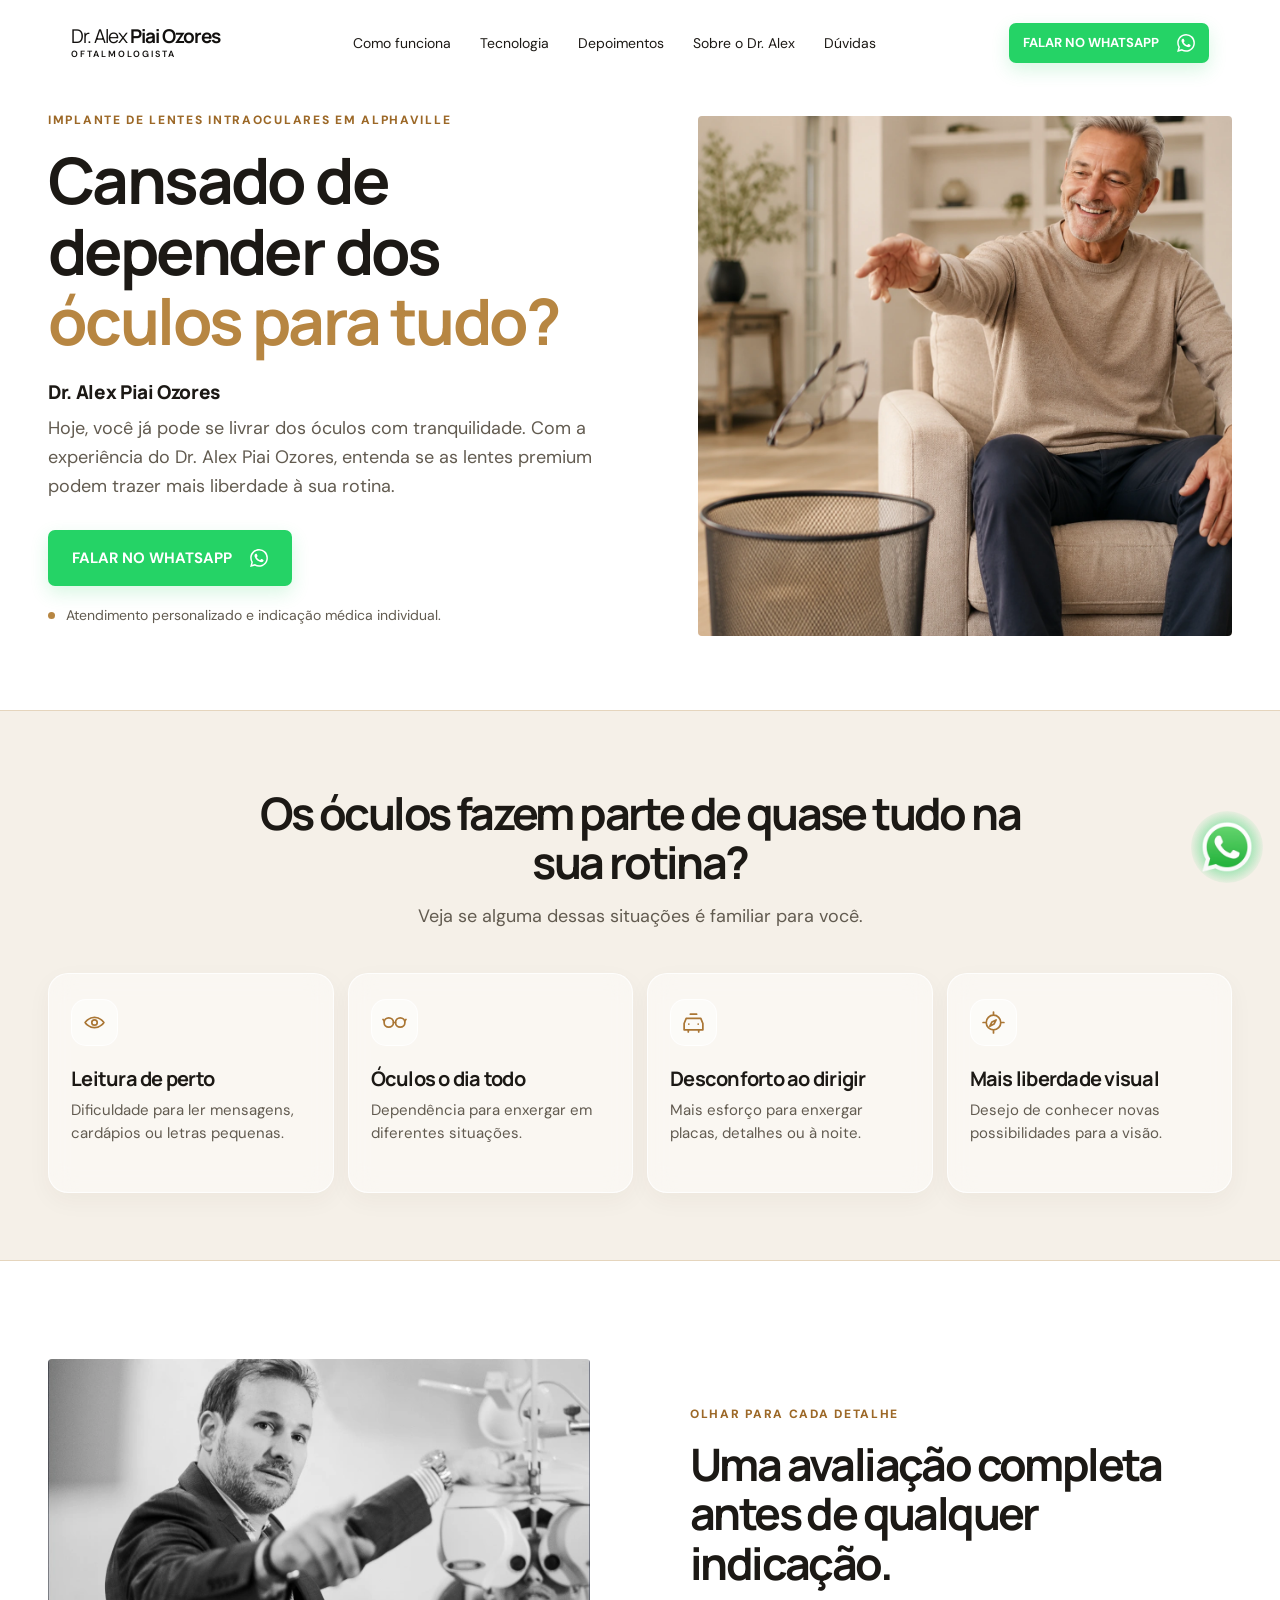
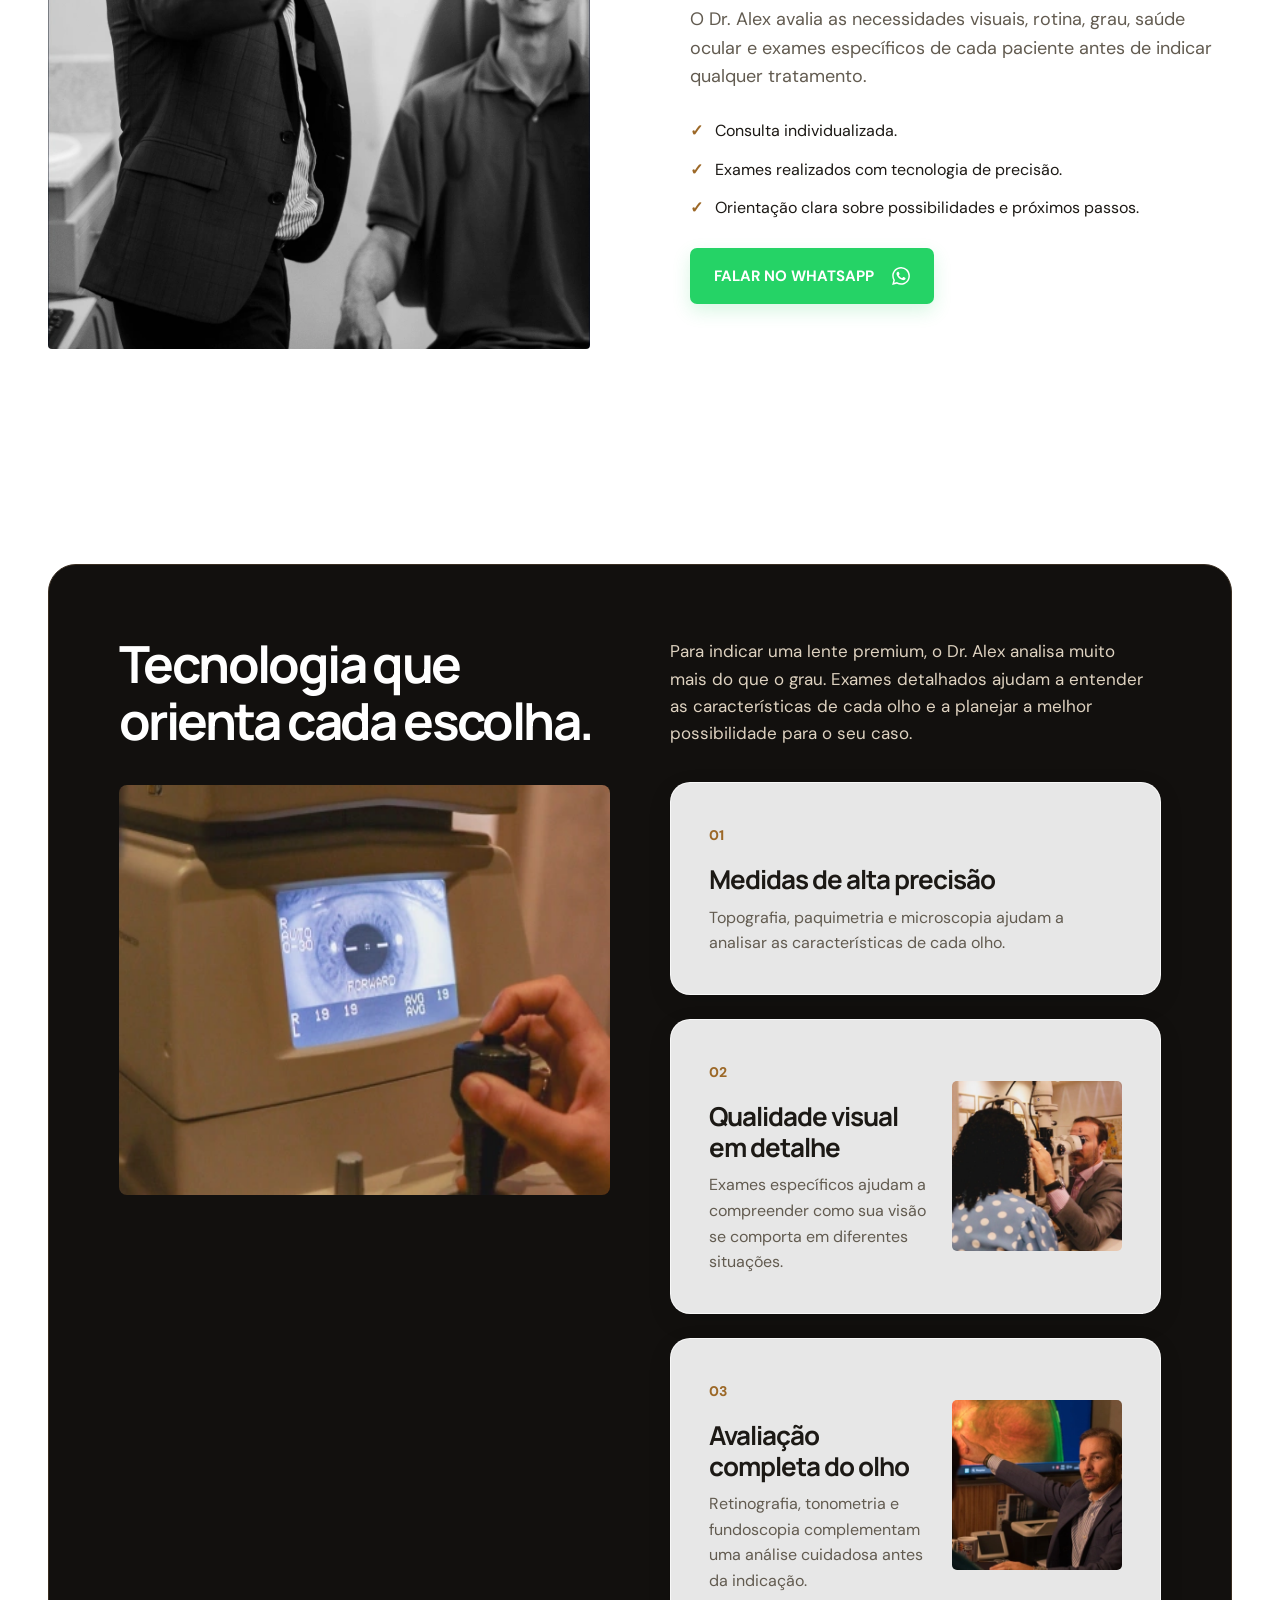
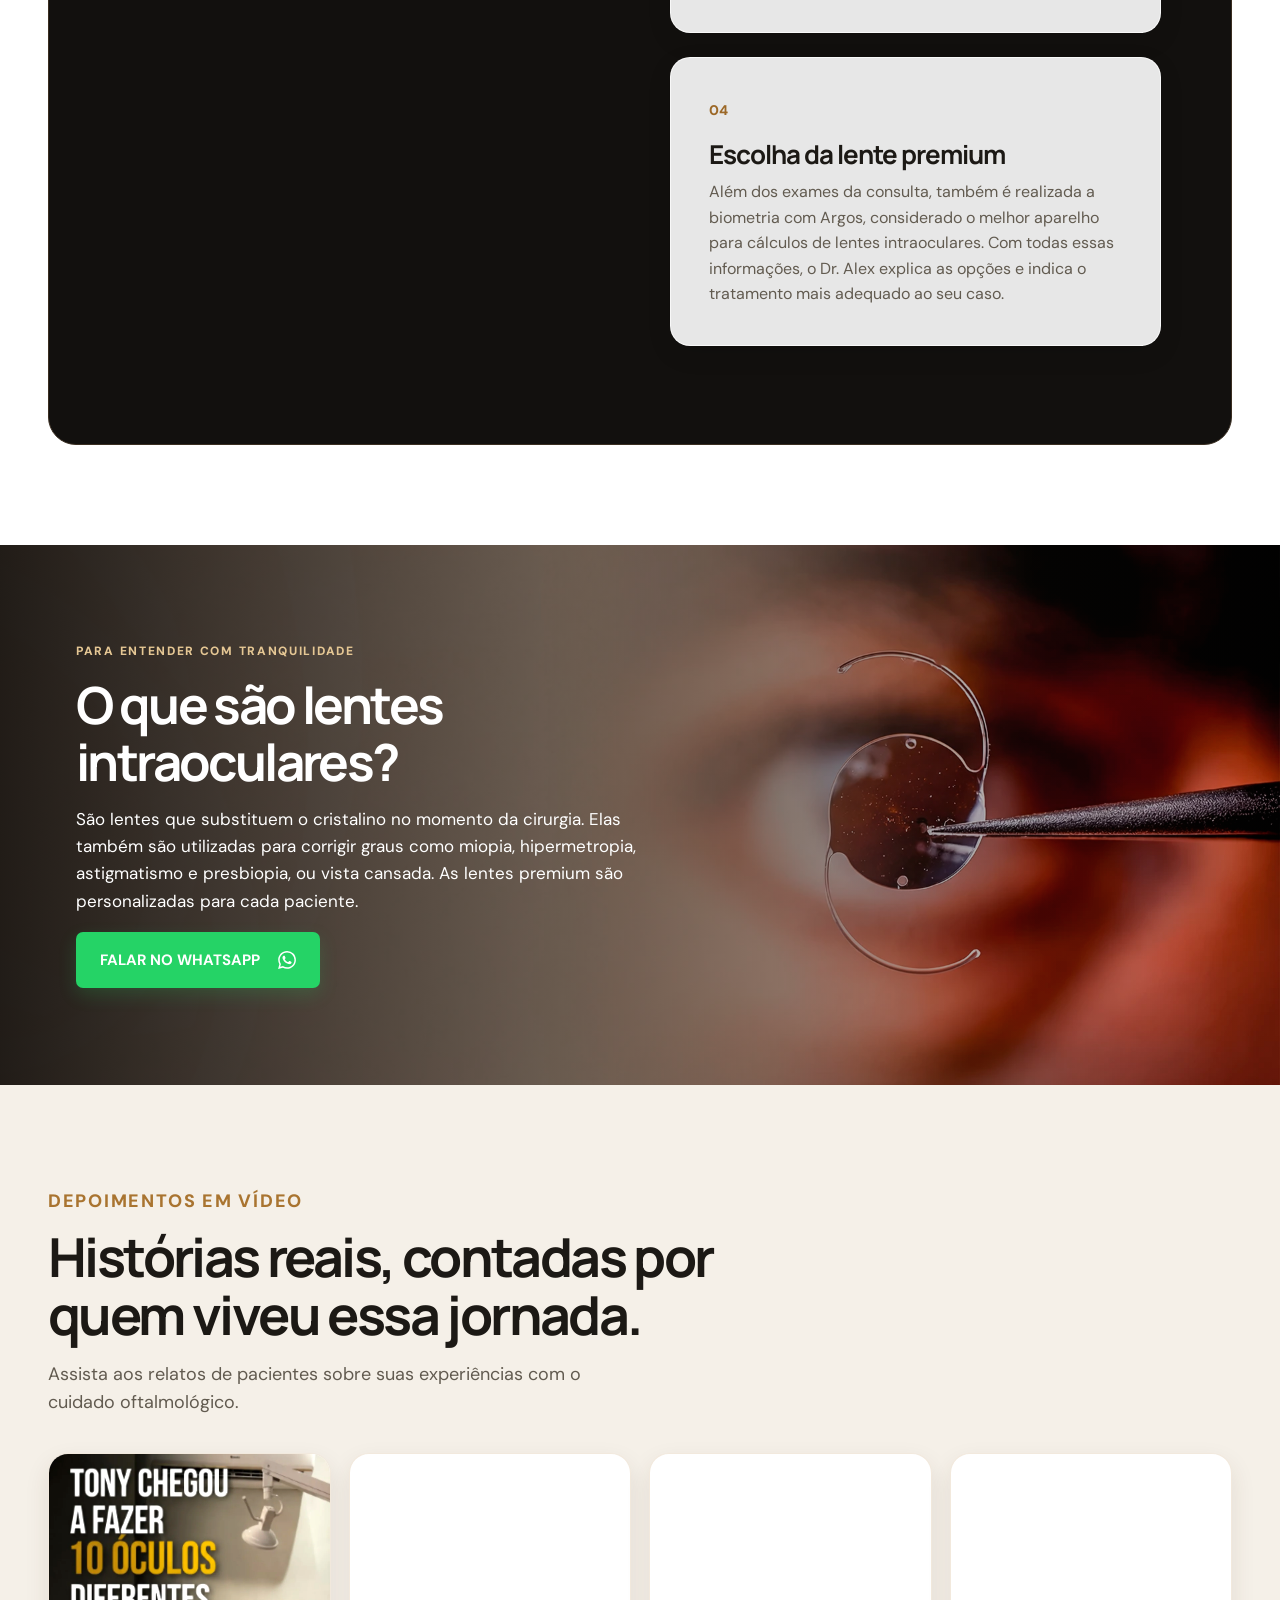
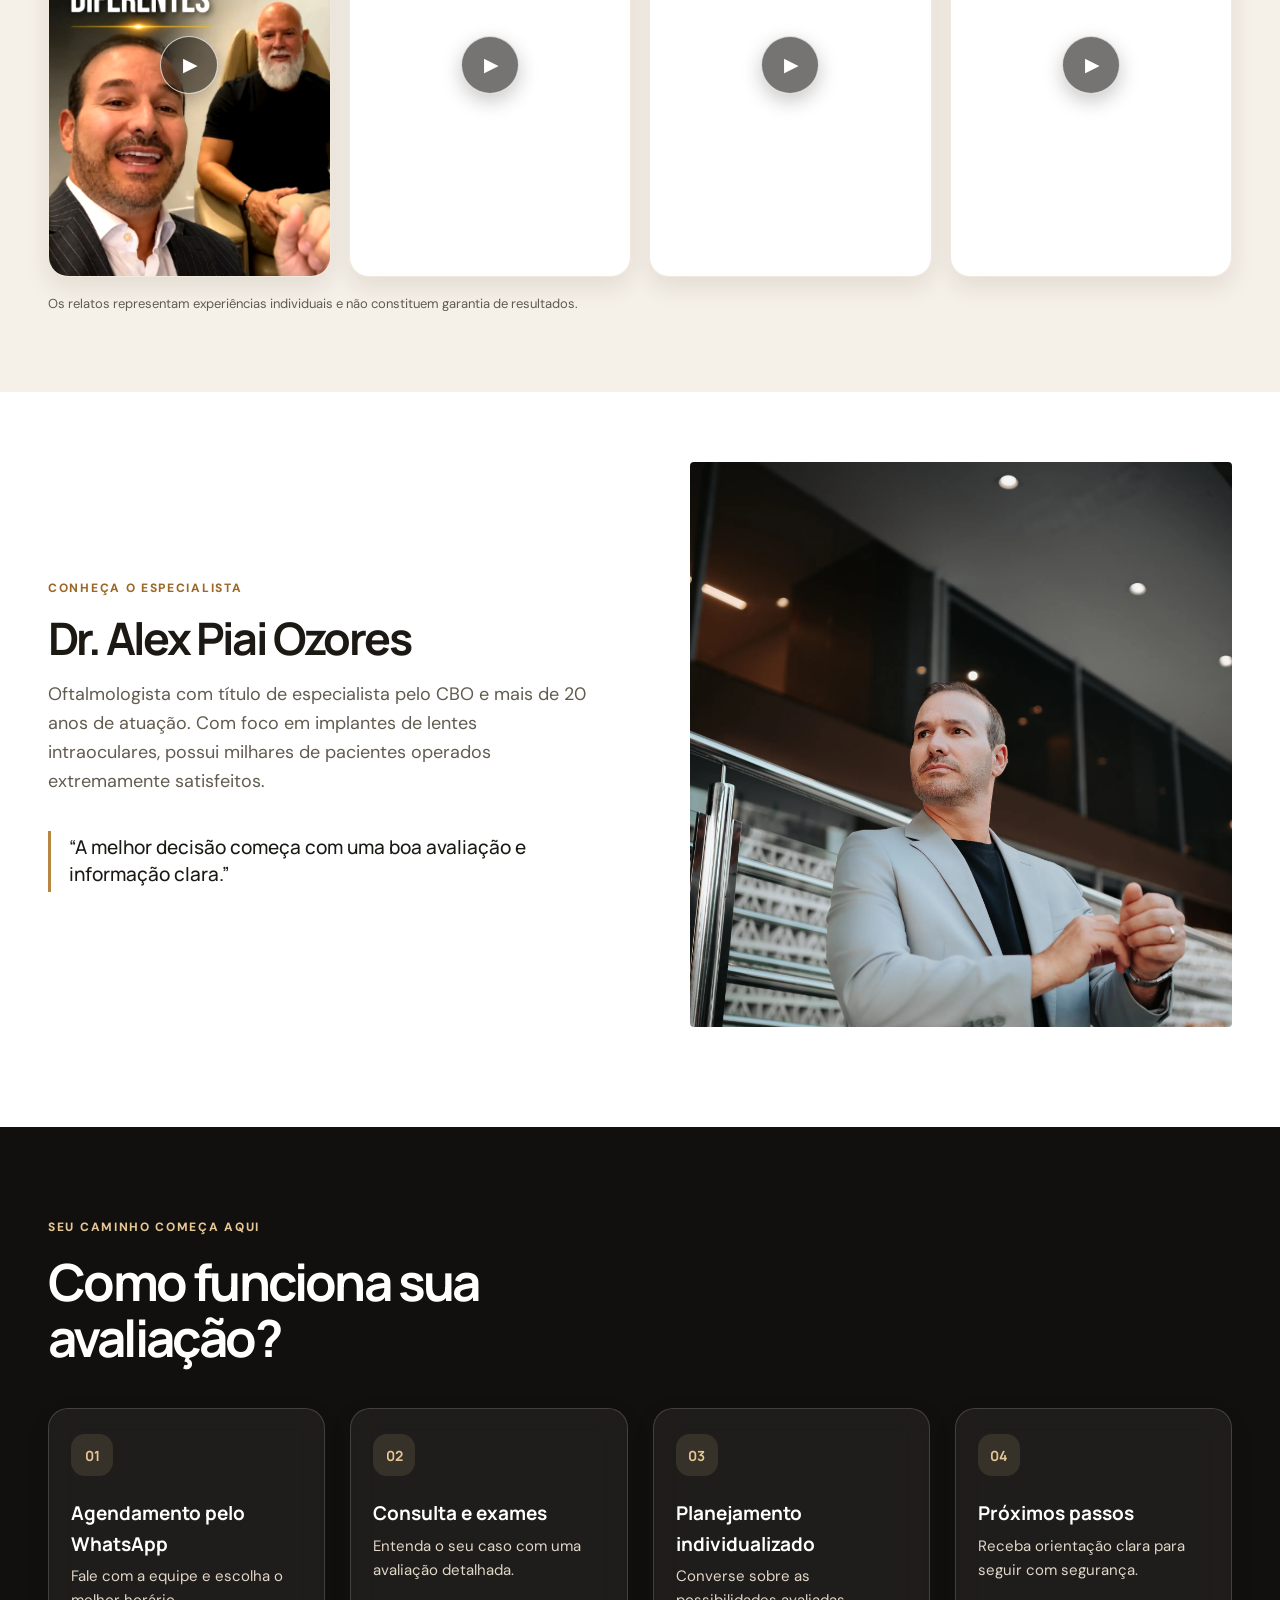
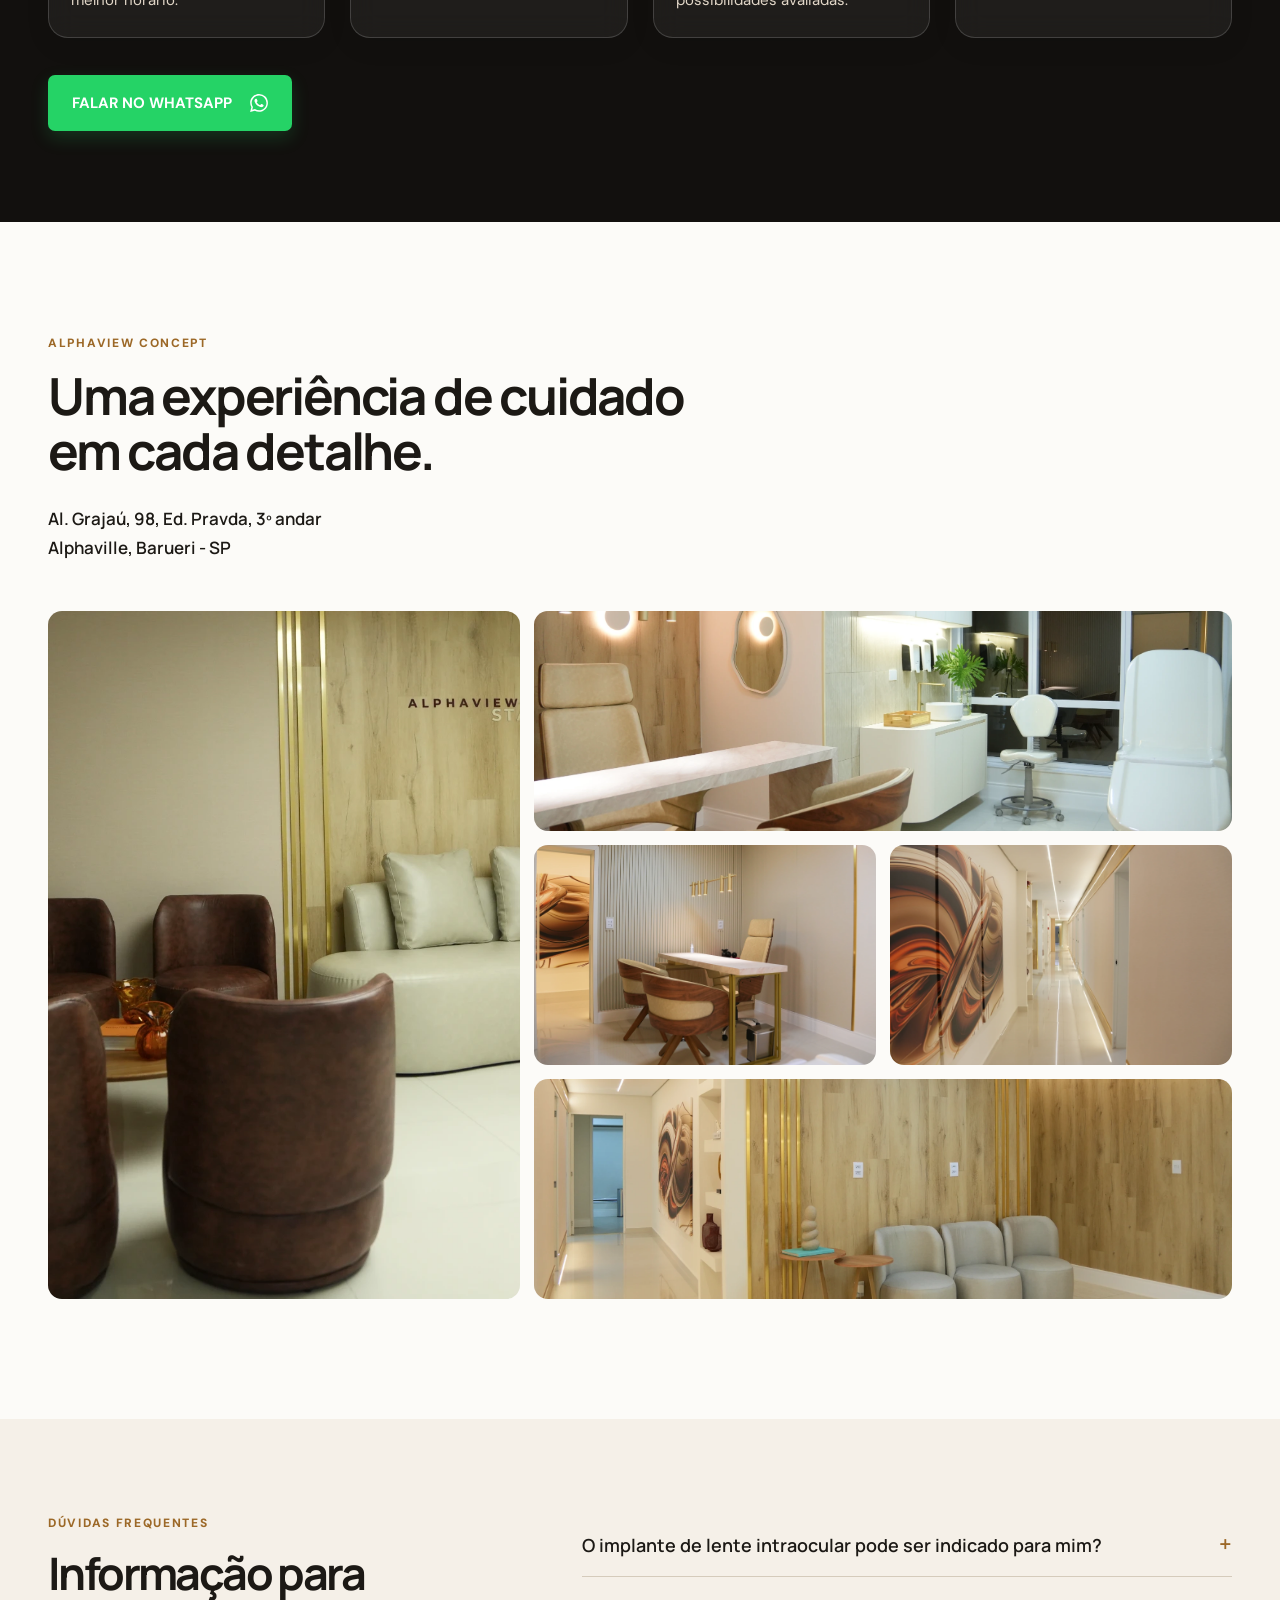
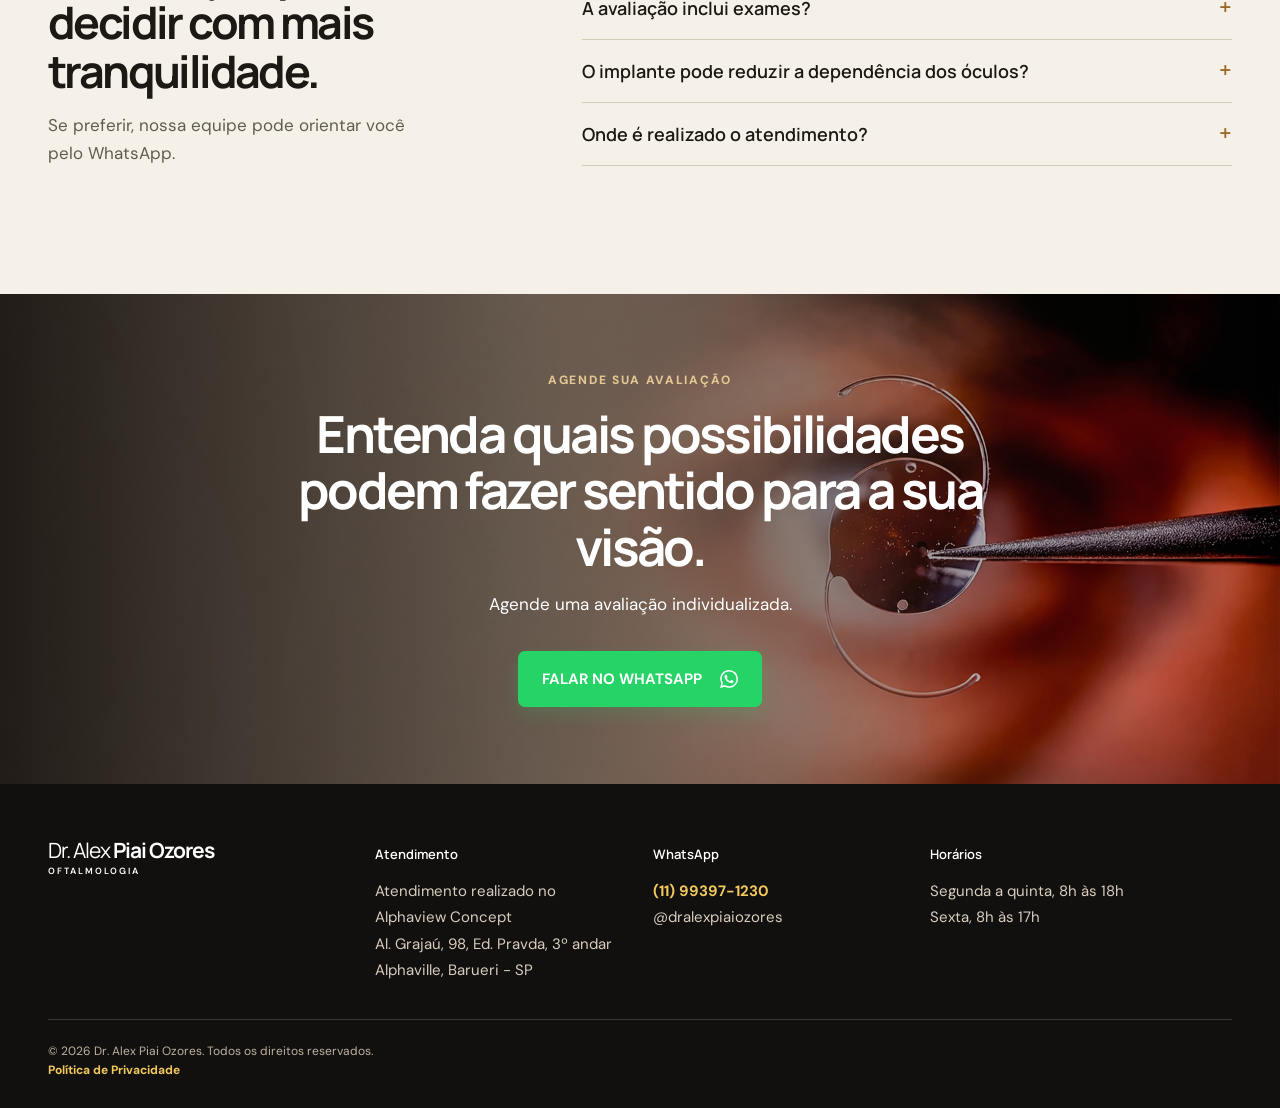
<file: index.html>
<!doctype html>
<html lang="pt-BR">
<head>
  <meta charset="utf-8">
  <meta name="viewport" content="width=device-width, initial-scale=1">
  <meta name="description" content="Implante de lentes intraoculares com Dr. Alex Piai Ozores em Alphaville, Barueri - SP.">
  <title>Dr. Alex Piai Ozores | Lentes intraoculares em Alphaville</title>
  <link rel="icon" type="image/svg+xml" href="assets/favicon.svg">
  <script async src="https://www.googletagmanager.com/gtag/js?id=G-SBQG3C8VXN"></script>
  <script>
    window.dataLayer = window.dataLayer || [];
    function gtag(){dataLayer.push(arguments);}
    gtag('js', new Date());
    gtag('config', 'G-SBQG3C8VXN');
    gtag('config', 'AW-960830346');
    !function(f,b,e,v,n,t,s){if(f.fbq)return;n=f.fbq=function(){n.callMethod?
    n.callMethod.apply(n,arguments):n.queue.push(arguments)};if(!f._fbq)f._fbq=n;
    n.push=n;n.loaded=!0;n.version='2.0';n.queue=[];t=b.createElement(e);t.async=!0;
    t.src=v;s=b.getElementsByTagName(e)[0];s.parentNode.insertBefore(t,s)}
    (window, document,'script','https://connect.facebook.net/en_US/fbevents.js');
    fbq('init', '1387568828019134');
    fbq('track', 'PageView');
  </script>
  <link rel="preconnect" href="https://fonts.googleapis.com">
  <link rel="preconnect" href="https://fonts.gstatic.com" crossorigin>
  <link href="https://fonts.googleapis.com/css2?family=DM+Sans:wght@400;500;600;700&family=Manrope:wght@400;500;600;700;800&display=swap" rel="stylesheet">
  <link rel="stylesheet" href="assets/css/main.min.css?v=hero-sp-v1">
</head>
<body data-lp-market="sp">
  <noscript><img height="1" width="1" style="display:none" src="https://www.facebook.com/tr?id=1387568828019134&ev=PageView&noscript=1" alt=""></noscript>
  <a class="skip" href="#conteudo">Pular para o conteúdo</a>
  <header class="header">
    <a class="brand" href="#inicio" aria-label="Página inicial Dr. Alex Piai Ozores"><span>Dr. Alex</span> Piai Ozores<small>Oftalmologista</small></a>
    <nav class="header-nav" aria-label="Navegação principal">
      <a href="#como-funciona">Como funciona</a><a href="#tecnologia">Tecnologia</a><a href="#depoimentos">Depoimentos</a><a href="#sobre">Sobre o Dr. Alex</a><a href="#duvidas">Dúvidas</a>
    </nav>
    <button class="menu-toggle" type="button" aria-label="Abrir menu" aria-expanded="false"><span></span><span></span><span></span></button>
    <a class="button button-small whatsapp-cta" href="https://api.whatsapp.com/send?phone=5511993971230&text=Ol%C3%A1%2C%20vim%20da%20p%C3%A1gina%20e%20gostaria%20de%20mais%20informa%C3%A7%C3%B5es%20sobre%20implante%20de%20lentes%20premium" target="_blank" rel="noopener">FALAR NO WHATSAPP <svg class="whatsapp-icon" viewBox="0 0 24 24" aria-hidden="true" focusable="false"><path d="M20.52 3.48A11.86 11.86 0 0 0 12.08 0C5.55 0 .25 5.3.25 11.83c0 2.09.55 4.13 1.59 5.92L.15 23.9l6.3-1.65a11.82 11.82 0 0 0 5.62 1.43h.01c6.52 0 11.82-5.3 11.82-11.82 0-3.16-1.23-6.13-3.38-8.38Zm-8.44 18.2h-.01a9.83 9.83 0 0 1-5.02-1.38l-.36-.21-3.74.98 1-3.65-.24-.38a9.84 9.84 0 0 1-1.51-5.21c0-5.43 4.42-9.85 9.87-9.85 2.64 0 5.11 1.02 6.97 2.88a9.79 9.79 0 0 1 2.88 6.98c0 5.44-4.42 9.86-9.88 9.86Zm5.4-7.39c-.3-.15-1.76-.87-2.03-.97-.27-.1-.47-.15-.67.15-.2.3-.76.97-.94 1.17-.17.2-.35.22-.65.07-.3-.15-1.26-.46-2.4-1.48a9.01 9.01 0 0 1-1.66-2.06c-.17-.3-.02-.46.13-.61.13-.13.3-.35.45-.52.15-.17.2-.3.3-.5.1-.2.05-.37-.02-.52-.08-.15-.67-1.62-.92-2.22-.24-.58-.49-.5-.67-.5h-.57c-.2 0-.52.08-.8.37-.27.3-1.04 1.02-1.04 2.49s1.07 2.89 1.22 3.09c.15.2 2.1 3.2 5.08 4.49.71.3 1.27.49 1.7.63.72.23 1.37.2 1.88.12.57-.08 1.76-.72 2.01-1.42.25-.7.25-1.3.17-1.42-.07-.12-.27-.2-.57-.35Z"/></svg></a>
  </header>

  <main id="conteudo">
    <section id="inicio" class="hero section">
      <div class="hero-copy reveal">
        <p class="eyebrow">IMPLANTE DE LENTES INTRAOCULARES EM ALPHAVILLE</p>
        <h1>Cansado de depender dos <em>óculos para tudo?</em></h1>
        <p class="signature">Dr. Alex Piai Ozores</p>
        <p class="lead">Hoje, você já pode se livrar dos óculos com tranquilidade. Com a experiência do Dr. Alex Piai Ozores, entenda se as lentes premium podem trazer mais liberdade à sua rotina.</p>
        <a class="button whatsapp-cta" href="https://api.whatsapp.com/send?phone=5511993971230&text=Ol%C3%A1%2C%20vim%20da%20p%C3%A1gina%20e%20gostaria%20de%20mais%20informa%C3%A7%C3%B5es%20sobre%20implante%20de%20lentes%20premium" target="_blank" rel="noopener">FALAR NO WHATSAPP <svg class="whatsapp-icon" viewBox="0 0 24 24" aria-hidden="true" focusable="false"><path d="M20.52 3.48A11.86 11.86 0 0 0 12.08 0C5.55 0 .25 5.3.25 11.83c0 2.09.55 4.13 1.59 5.92L.15 23.9l6.3-1.65a11.82 11.82 0 0 0 5.62 1.43h.01c6.52 0 11.82-5.3 11.82-11.82 0-3.16-1.23-6.13-3.38-8.38Zm-8.44 18.2h-.01a9.83 9.83 0 0 1-5.02-1.38l-.36-.21-3.74.98 1-3.65-.24-.38a9.84 9.84 0 0 1-1.51-5.21c0-5.43 4.42-9.85 9.87-9.85 2.64 0 5.11 1.02 6.97 2.88a9.79 9.79 0 0 1 2.88 6.98c0 5.44-4.42 9.86-9.88 9.86Zm5.4-7.39c-.3-.15-1.76-.87-2.03-.97-.27-.1-.47-.15-.67.15-.2.3-.76.97-.94 1.17-.17.2-.35.22-.65.07-.3-.15-1.26-.46-2.4-1.48a9.01 9.01 0 0 1-1.66-2.06c-.17-.3-.02-.46.13-.61.13-.13.3-.35.45-.52.15-.17.2-.3.3-.5.1-.2.05-.37-.02-.52-.08-.15-.67-1.62-.92-2.22-.24-.58-.49-.5-.67-.5h-.57c-.2 0-.52.08-.8.37-.27.3-1.04 1.02-1.04 2.49s1.07 2.89 1.22 3.09c.15.2 2.1 3.2 5.08 4.49.71.3 1.27.49 1.7.63.72.23 1.37.2 1.88.12.57-.08 1.76-.72 2.01-1.42.25-.7.25-1.3.17-1.42-.07-.12-.27-.2-.57-.35Z"/></svg></a>
        <p class="microcopy"><i></i> Atendimento personalizado e indicação médica individual.</p>
      </div>
      <div class="hero-image reveal"><img class="hero-photo-sp" src="assets/homem_jogando_oculos_lixo.webp" alt="Homem jogando os óculos no cesto" width="1080" height="1080" fetchpriority="high" decoding="async"></div>
    </section>

    <section class="identification section reveal">
      <h2>Os óculos fazem parte de quase tudo na sua rotina?</h2><p class="identification-intro">Veja se alguma dessas situações é familiar para você.</p>
      <div class="situation-grid">
        <article><span class="situation-icon"><svg viewBox="0 0 24 24" aria-hidden="true"><path d="M3 12s3.2-5 9-5 9 5 9 5-3.2 5-9 5-9-5-9-5Z"/><circle cx="12" cy="12" r="2.6"/></svg></span><h3>Leitura de perto</h3><p>Dificuldade para ler mensagens, cardápios ou letras pequenas.</p></article>
        <article><span class="situation-icon"><svg viewBox="0 0 24 24" aria-hidden="true"><circle cx="6.5" cy="12" r="4.5"/><circle cx="17.5" cy="12" r="4.5"/><path d="M11 12h2M2 10.5 1 9m21 1.5L23 9"/></svg></span><h3>Óculos o dia todo</h3><p>Dependência para enxergar em diferentes situações.</p></article>
        <article><span class="situation-icon"><svg viewBox="0 0 24 24" aria-hidden="true"><path d="m3 13 2-5h14l2 5v6H3v-6Z"/><path d="M7 19v2m10-2v2M7.5 13.5h.01M16.5 13.5h.01"/><path d="M9 4h6"/></svg></span><h3>Desconforto ao dirigir</h3><p>Mais esforço para enxergar placas, detalhes ou à noite.</p></article>
        <article><span class="situation-icon"><svg viewBox="0 0 24 24" aria-hidden="true"><circle cx="12" cy="12" r="7"/><path d="m14.5 9.5-2 4-4 2 2-4 4-2Z"/><path d="M12 2v2m0 16v2M2 12h2m16 0h2"/></svg></span><h3>Mais liberdade visual</h3><p>Desejo de conhecer novas possibilidades para a visão.</p></article>
      </div>
    </section>

    <section class="assessment section two-col">
      <div class="portrait reveal"><img src="assets/dralex-image1.webp" alt="Dr. Alex realizando avaliação oftalmológica" width="609" height="820" loading="lazy" decoding="async"></div>
      <div class="assessment-copy reveal"><p class="eyebrow">Olhar para cada detalhe</p><h2>Uma avaliação completa antes de qualquer indicação.</h2><p>O Dr. Alex avalia as necessidades visuais, rotina, grau, saúde ocular e exames específicos de cada paciente antes de indicar qualquer tratamento.</p><ul class="check-list"><li>Consulta individualizada.</li><li>Exames realizados com tecnologia de precisão.</li><li>Orientação clara sobre possibilidades e próximos passos.</li></ul><a class="button whatsapp-cta" href="https://api.whatsapp.com/send?phone=5511993971230&text=Ol%C3%A1%2C%20vim%20da%20p%C3%A1gina%20e%20gostaria%20de%20mais%20informa%C3%A7%C3%B5es%20sobre%20implante%20de%20lentes%20premium" target="_blank" rel="noopener">FALAR NO WHATSAPP <svg class="whatsapp-icon" viewBox="0 0 24 24" aria-hidden="true" focusable="false"><path d="M20.52 3.48A11.86 11.86 0 0 0 12.08 0C5.55 0 .25 5.3.25 11.83c0 2.09.55 4.13 1.59 5.92L.15 23.9l6.3-1.65a11.82 11.82 0 0 0 5.62 1.43h.01c6.52 0 11.82-5.3 11.82-11.82 0-3.16-1.23-6.13-3.38-8.38Zm-8.44 18.2h-.01a9.83 9.83 0 0 1-5.02-1.38l-.36-.21-3.74.98 1-3.65-.24-.38a9.84 9.84 0 0 1-1.51-5.21c0-5.43 4.42-9.85 9.87-9.85 2.64 0 5.11 1.02 6.97 2.88a9.79 9.79 0 0 1 2.88 6.98c0 5.44-4.42 9.86-9.88 9.86Zm5.4-7.39c-.3-.15-1.76-.87-2.03-.97-.27-.1-.47-.15-.67.15-.2.3-.76.97-.94 1.17-.17.2-.35.22-.65.07-.3-.15-1.26-.46-2.4-1.48a9.01 9.01 0 0 1-1.66-2.06c-.17-.3-.02-.46.13-.61.13-.13.3-.35.45-.52.15-.17.2-.3.3-.5.1-.2.05-.37-.02-.52-.08-.15-.67-1.62-.92-2.22-.24-.58-.49-.5-.67-.5h-.57c-.2 0-.52.08-.8.37-.27.3-1.04 1.02-1.04 2.49s1.07 2.89 1.22 3.09c.15.2 2.1 3.2 5.08 4.49.71.3 1.27.49 1.7.63.72.23 1.37.2 1.88.12.57-.08 1.76-.72 2.01-1.42.25-.7.25-1.3.17-1.42-.07-.12-.27-.2-.57-.35Z"/></svg></a></div>
    </section>

    <section id="tecnologia" class="technology-wrap section"><div class="technology">
      <div class="tech-intro"><div class="tech-sticky"><h2>Tecnologia que orienta cada escolha.</h2><img src="assets/3.webp" alt="Equipamento Topcon para exame oftalmológico" width="368" height="488" loading="lazy" decoding="async"></div></div>
      <div class="tech-cards"><p>Para indicar uma lente premium, o Dr. Alex analisa muito mais do que o grau. Exames detalhados ajudam a entender as características de cada olho e a planejar a melhor possibilidade para o seu caso.</p>
        <article class="tech-card"><span>01</span><h3>Medidas de alta precisão</h3><p>Topografia, paquimetria e microscopia ajudam a analisar as características de cada olho.</p></article>
        <article class="tech-card with-image"><div><span>02</span><h3>Qualidade visual em detalhe</h3><p>Exames específicos ajudam a compreender como sua visão se comporta em diferentes situações.</p></div><img src="assets/2.webp" alt="Dr. Alex realizando exame oftalmológico" width="368" height="488" loading="lazy" decoding="async"></article>
        <article class="tech-card with-image"><div><span>03</span><h3>Avaliação completa do olho</h3><p>Retinografia, tonometria e fundoscopia complementam uma análise cuidadosa antes da indicação.</p></div><img src="assets/8.webp" alt="Dr. Alex analisando imagem da retina" width="368" height="488" loading="lazy" decoding="async"></article>
        <article class="tech-card"><span>04</span><h3>Escolha da lente premium</h3><p>Além dos exames da consulta, também é realizada a biometria com Argos, considerado o melhor aparelho para cálculos de lentes intraoculares. Com todas essas informações, o Dr. Alex explica as opções e indica o tratamento mais adequado ao seu caso.</p></article>
      </div>
    </div></section>

    <section class="lens-banner section reveal"><img src="assets/bghero-desktop-obrigado2.webp" alt="Lente intraocular" width="1920" height="873" loading="lazy" decoding="async"><div><p class="eyebrow light">Para entender com tranquilidade</p><h2>O que são lentes intraoculares?</h2><p>São lentes que substituem o cristalino no momento da cirurgia. Elas também são utilizadas para corrigir graus como miopia, hipermetropia, astigmatismo e presbiopia, ou vista cansada. As lentes premium são personalizadas para cada paciente.</p><a class="button whatsapp-cta" href="https://api.whatsapp.com/send?phone=5511993971230&text=Ol%C3%A1%2C%20vim%20da%20p%C3%A1gina%20e%20gostaria%20de%20mais%20informa%C3%A7%C3%B5es%20sobre%20implante%20de%20lentes%20premium" target="_blank" rel="noopener">FALAR NO WHATSAPP <svg class="whatsapp-icon" viewBox="0 0 24 24" aria-hidden="true" focusable="false"><path d="M20.52 3.48A11.86 11.86 0 0 0 12.08 0C5.55 0 .25 5.3.25 11.83c0 2.09.55 4.13 1.59 5.92L.15 23.9l6.3-1.65a11.82 11.82 0 0 0 5.62 1.43h.01c6.52 0 11.82-5.3 11.82-11.82 0-3.16-1.23-6.13-3.38-8.38Zm-8.44 18.2h-.01a9.83 9.83 0 0 1-5.02-1.38l-.36-.21-3.74.98 1-3.65-.24-.38a9.84 9.84 0 0 1-1.51-5.21c0-5.43 4.42-9.85 9.87-9.85 2.64 0 5.11 1.02 6.97 2.88a9.79 9.79 0 0 1 2.88 6.98c0 5.44-4.42 9.86-9.88 9.86Zm5.4-7.39c-.3-.15-1.76-.87-2.03-.97-.27-.1-.47-.15-.67.15-.2.3-.76.97-.94 1.17-.17.2-.35.22-.65.07-.3-.15-1.26-.46-2.4-1.48a9.01 9.01 0 0 1-1.66-2.06c-.17-.3-.02-.46.13-.61.13-.13.3-.35.45-.52.15-.17.2-.3.3-.5.1-.2.05-.37-.02-.52-.08-.15-.67-1.62-.92-2.22-.24-.58-.49-.5-.67-.5h-.57c-.2 0-.52.08-.8.37-.27.3-1.04 1.02-1.04 2.49s1.07 2.89 1.22 3.09c.15.2 2.1 3.2 5.08 4.49.71.3 1.27.49 1.7.63.72.23 1.37.2 1.88.12.57-.08 1.76-.72 2.01-1.42.25-.7.25-1.3.17-1.42-.07-.12-.27-.2-.57-.35Z"/></svg></a></div></section>

    <section id="avaliacoes" class="testimonials section reveal" aria-labelledby="avaliacoes-titulo"><div class="testimonials-heading"><div><p class="eyebrow light">Avaliações no Google</p><h2 id="avaliacoes-titulo">O que dizem nossos pacientes.</h2></div><p>Relatos compartilhados por pacientes após o atendimento.</p></div><div class="review-track" aria-label="Avaliações de pacientes"><article class="review-card"><div class="review-author"><span class="avatar avatar-suh">SG</span><div><h3>Suh Gomes</h3><small>2 avaliações</small></div></div><div class="stars" aria-label="5 de 5 estrelas">★★★★★ <small>3 anos atrás</small></div><p>“Simplesmente perfeito. Profissional de excelência. Médico educado, humano e profissional excepcional.”</p><span class="google-source">Avaliação no Google</span></article><article class="review-card"><div class="review-author"><span class="avatar avatar-jc">JC</span><div><h3>Jaqueline Cerqueira</h3><small>1 avaliação</small></div></div><div class="stars" aria-label="5 de 5 estrelas">★★★★★ <small>3 meses atrás</small></div><p>“Clínica de atendimento de excelência, profissionais incríveis e super atenciosos.”</p><span class="google-source">Avaliação no Google</span></article><article class="review-card"><div class="review-author"><span class="avatar avatar-rose">RL</span><div><h3>Rose Lima</h3><small>3 avaliações</small></div></div><div class="stars" aria-label="5 de 5 estrelas">★★★★★ <small>3 meses atrás</small></div><p>“Me senti em casa, pois a clínica é bem aconchegante. Me senti acolhida desde a recepção à consulta.”</p><span class="google-source">Avaliação no Google</span></article><article class="review-card"><div class="review-author"><span class="avatar avatar-ja">JA</span><div><h3>Jaqueline Almeida</h3><small>1 avaliação</small></div></div><div class="stars" aria-label="5 de 5 estrelas">★★★★★ <small>3 meses atrás</small></div><p>“Clínica maravilhosa! Ótimo atendimento, médicos excepcionais.”</p><span class="google-source">Avaliação no Google</span></article><article class="review-card"><div class="review-author"><span class="avatar avatar-eduardo">EC</span><div><h3>Eduardo Costa Santos</h3><small>1 avaliação</small></div></div><div class="stars" aria-label="5 de 5 estrelas">★★★★★ <small>3 meses atrás</small></div><p>“Me senti em casa, um lugar muito aconchegante e especial, ótimos médicos com atendimento de excelência.”</p><span class="google-source">Avaliação no Google</span></article><article class="review-card"><div class="review-author"><span class="avatar avatar-emanuella">EM</span><div><h3>Emanuella Mascarenhas</h3><small>3 avaliações · 2 fotos</small></div></div><div class="stars" aria-label="5 de 5 estrelas">★★★★★ <small>3 meses atrás</small></div><p>“Ótimo atendimento! Atendimento médico diferenciado. Equipe muito atenciosa.”</p><span class="google-source">Avaliação no Google</span></article></div><p class="reviews-note">Deslize para ver mais avaliações.</p></section>

    <section id="depoimentos" class="video-testimonials section reveal" aria-labelledby="depoimentos-titulo"><div class="video-heading"><p class="eyebrow light">Depoimentos em vídeo</p><h2 id="depoimentos-titulo">Histórias reais, contadas por quem viveu essa jornada.</h2><p>Assista aos relatos de pacientes sobre suas experiências com o cuidado oftalmológico.</p></div><div class="video-track"><button class="video-card" type="button" data-video="assets/testimonials/depoimento-01.mp4" aria-label="Assistir depoimento de Tony"><img src="assets/testimonials/cover-01.webp" alt="Capa do depoimento de Tony" width="1080" height="1920" loading="lazy" decoding="async"><span class="video-play" aria-hidden="true">▶</span></button><button class="video-card" type="button" data-video="assets/testimonials/depoimento-02.mp4" aria-label="Assistir depoimento de paciente"><img src="assets/testimonials/cover-02.webp" alt="Capa de depoimento de paciente" width="1080" height="1920" loading="lazy" decoding="async"><span class="video-play" aria-hidden="true">▶</span></button><button class="video-card" type="button" data-video="assets/testimonials/depoimento-03.mp4" aria-label="Assistir depoimento de paciente"><img src="assets/testimonials/cover-03.webp" alt="Capa de depoimento de paciente" width="1080" height="1920" loading="lazy" decoding="async"><span class="video-play" aria-hidden="true">▶</span></button><button class="video-card" type="button" data-video="assets/testimonials/depoimento-04.mp4" aria-label="Assistir depoimento de paciente"><img src="assets/testimonials/cover-04.webp" alt="Capa de depoimento de paciente" width="1080" height="1920" loading="lazy" decoding="async"><span class="video-play" aria-hidden="true">▶</span></button></div><p class="video-note">Os relatos representam experiências individuais e não constituem garantia de resultados.</p></section>

    <section id="sobre" class="about section two-col"><div class="about-copy reveal"><p class="eyebrow">Conheça o especialista</p><h2>Dr. Alex Piai Ozores</h2><p>Oftalmologista com título de especialista pelo CBO e mais de 20 anos de atuação. Com foco em implantes de lentes intraoculares, possui milhares de pacientes operados extremamente satisfeitos.</p><p class="quote">“A melhor decisão começa com uma boa avaliação e informação clara.”</p></div><div class="about-photo reveal"><img src="assets/DSC02508_Editar.webp" alt="Dr. Alex Piai Ozores" width="2000" height="3000" loading="lazy" decoding="async"></div></section>

    <section id="como-funciona" class="steps section"><p class="eyebrow light">Seu caminho começa aqui</p><h2>Como funciona sua avaliação?</h2><div class="steps-grid"><article><b>01</b><h3>Agendamento pelo WhatsApp</h3><p>Fale com a equipe e escolha o melhor horário.</p></article><article><b>02</b><h3>Consulta e exames</h3><p>Entenda o seu caso com uma avaliação detalhada.</p></article><article><b>03</b><h3>Planejamento individualizado</h3><p>Converse sobre as possibilidades avaliadas.</p></article><article><b>04</b><h3>Próximos passos</h3><p>Receba orientação clara para seguir com segurança.</p></article></div><a class="button whatsapp-cta" href="https://api.whatsapp.com/send?phone=5511993971230&text=Ol%C3%A1%2C%20vim%20da%20p%C3%A1gina%20e%20gostaria%20de%20mais%20informa%C3%A7%C3%B5es%20sobre%20implante%20de%20lentes%20premium" target="_blank" rel="noopener">FALAR NO WHATSAPP <svg class="whatsapp-icon" viewBox="0 0 24 24" aria-hidden="true" focusable="false"><path d="M20.52 3.48A11.86 11.86 0 0 0 12.08 0C5.55 0 .25 5.3.25 11.83c0 2.09.55 4.13 1.59 5.92L.15 23.9l6.3-1.65a11.82 11.82 0 0 0 5.62 1.43h.01c6.52 0 11.82-5.3 11.82-11.82 0-3.16-1.23-6.13-3.38-8.38Zm-8.44 18.2h-.01a9.83 9.83 0 0 1-5.02-1.38l-.36-.21-3.74.98 1-3.65-.24-.38a9.84 9.84 0 0 1-1.51-5.21c0-5.43 4.42-9.85 9.87-9.85 2.64 0 5.11 1.02 6.97 2.88a9.79 9.79 0 0 1 2.88 6.98c0 5.44-4.42 9.86-9.88 9.86Zm5.4-7.39c-.3-.15-1.76-.87-2.03-.97-.27-.1-.47-.15-.67.15-.2.3-.76.97-.94 1.17-.17.2-.35.22-.65.07-.3-.15-1.26-.46-2.4-1.48a9.01 9.01 0 0 1-1.66-2.06c-.17-.3-.02-.46.13-.61.13-.13.3-.35.45-.52.15-.17.2-.3.3-.5.1-.2.05-.37-.02-.52-.08-.15-.67-1.62-.92-2.22-.24-.58-.49-.5-.67-.5h-.57c-.2 0-.52.08-.8.37-.27.3-1.04 1.02-1.04 2.49s1.07 2.89 1.22 3.09c.15.2 2.1 3.2 5.08 4.49.71.3 1.27.49 1.7.63.72.23 1.37.2 1.88.12.57-.08 1.76-.72 2.01-1.42.25-.7.25-1.3.17-1.42-.07-.12-.27-.2-.57-.35Z"/></svg></a></section>

    <section class="facility-gallery" aria-labelledby="estrutura-titulo"><div class="facility-gallery-inner"><header class="facility-gallery-header reveal"><p class="eyebrow">ALPHAVIEW CONCEPT</p><h2 id="estrutura-titulo">Uma experiência de cuidado em cada detalhe.</h2><address>Al. Grajaú, 98, Ed. Pravda, 3º andar<br>Alphaville, Barueri - SP</address></header><div class="architecture-grid reveal"><figure class="architecture-photo architecture-main"><img src="assets/alphaview/main-reception.webp" alt="Recepção do Alphaview Concept" width="1920" height="1080" loading="lazy" decoding="async"></figure><figure class="architecture-photo architecture-consultation"><img src="assets/alphaview/consultation.webp" alt="Ambiente de atendimento no Alphaview Concept" width="1920" height="1080" loading="lazy" decoding="async"></figure><figure class="architecture-photo architecture-conversation"><img src="assets/alphaview/conversation.webp" alt="Consultório para conversa individual" width="1920" height="1080" loading="lazy" decoding="async"></figure><figure class="architecture-photo architecture-corridor"><img src="assets/alphaview/corridor.webp" alt="Corredor do Alphaview Concept" width="1920" height="1080" loading="lazy" decoding="async"></figure><figure class="architecture-photo architecture-lounge"><img src="assets/alphaview/lounge.webp" alt="Ambiente de acolhimento no Alphaview Concept" width="1920" height="1080" loading="lazy" decoding="async"></figure></div></div></section>

    <section id="duvidas" class="faq section"><div><p class="eyebrow">Dúvidas frequentes</p><h2>Informação para decidir com mais tranquilidade.</h2><p>Se preferir, nossa equipe pode orientar você pelo WhatsApp.</p></div><div class="accordions"><details><summary>O implante de lente intraocular pode ser indicado para mim?<span>+</span></summary><p>A indicação depende de uma avaliação médica completa, que considera a saúde dos olhos, suas necessidades visuais e outros aspectos individuais.</p></details><details><summary>A avaliação inclui exames?<span>+</span></summary><p>A consulta inclui exames de alta tecnologia que vão ajudar a escolher o melhor tratamento.</p></details><details><summary>O implante pode reduzir a dependência dos óculos?<span>+</span></summary><p>Em determinados casos, essa possibilidade pode ser considerada. A definição depende de avaliação médica individualizada e do tipo de lente indicado.</p></details><details><summary>Onde é realizado o atendimento?<span>+</span></summary><p>O atendimento acontece no Alphaview Concept, na Al. Grajaú, 98, Ed. Pravda, 3º andar, Alphaville, Barueri - SP.</p></details></div></section>

    <section class="final-cta section"><img src="assets/bghero-desktop-obrigado2.webp" alt="Detalhe de lente intraocular" width="1920" height="873" loading="lazy" decoding="async"><div class="reveal"><p class="eyebrow light">Agende sua avaliação</p><h2>Entenda quais possibilidades podem fazer sentido para a sua visão.</h2><p>Agende uma avaliação individualizada.</p><a class="button whatsapp-cta" href="https://api.whatsapp.com/send?phone=5511993971230&text=Ol%C3%A1%2C%20vim%20da%20p%C3%A1gina%20e%20gostaria%20de%20mais%20informa%C3%A7%C3%B5es%20sobre%20implante%20de%20lentes%20premium" target="_blank" rel="noopener">FALAR NO WHATSAPP <svg class="whatsapp-icon" viewBox="0 0 24 24" aria-hidden="true" focusable="false"><path d="M20.52 3.48A11.86 11.86 0 0 0 12.08 0C5.55 0 .25 5.3.25 11.83c0 2.09.55 4.13 1.59 5.92L.15 23.9l6.3-1.65a11.82 11.82 0 0 0 5.62 1.43h.01c6.52 0 11.82-5.3 11.82-11.82 0-3.16-1.23-6.13-3.38-8.38Zm-8.44 18.2h-.01a9.83 9.83 0 0 1-5.02-1.38l-.36-.21-3.74.98 1-3.65-.24-.38a9.84 9.84 0 0 1-1.51-5.21c0-5.43 4.42-9.85 9.87-9.85 2.64 0 5.11 1.02 6.97 2.88a9.79 9.79 0 0 1 2.88 6.98c0 5.44-4.42 9.86-9.88 9.86Zm5.4-7.39c-.3-.15-1.76-.87-2.03-.97-.27-.1-.47-.15-.67.15-.2.3-.76.97-.94 1.17-.17.2-.35.22-.65.07-.3-.15-1.26-.46-2.4-1.48a9.01 9.01 0 0 1-1.66-2.06c-.17-.3-.02-.46.13-.61.13-.13.3-.35.45-.52.15-.17.2-.3.3-.5.1-.2.05-.37-.02-.52-.08-.15-.67-1.62-.92-2.22-.24-.58-.49-.5-.67-.5h-.57c-.2 0-.52.08-.8.37-.27.3-1.04 1.02-1.04 2.49s1.07 2.89 1.22 3.09c.15.2 2.1 3.2 5.08 4.49.71.3 1.27.49 1.7.63.72.23 1.37.2 1.88.12.57-.08 1.76-.72 2.01-1.42.25-.7.25-1.3.17-1.42-.07-.12-.27-.2-.57-.35Z"/></svg></a></div></section>
  </main>
  <footer><div class="footer-brand"><span>Dr. Alex</span> Piai Ozores<small>Oftalmologia</small></div><div><b>Atendimento</b><p>Atendimento realizado no Alphaview Concept<br>Al. Grajaú, 98, Ed. Pravda, 3º andar<br>Alphaville, Barueri - SP</p></div><div class="footer-contact"><b>WhatsApp</b><p><a href="https://api.whatsapp.com/send?phone=5511993971230&text=Ol%C3%A1%2C%20vim%20da%20p%C3%A1gina%20e%20gostaria%20de%20mais%20informa%C3%A7%C3%B5es%20sobre%20implante%20de%20lentes%20premium" target="_blank" rel="noopener">(11) 99397-1230</a><br>@dralexpiaiozores</p></div><div><b>Horários</b><p>Segunda a quinta, 8h às 18h<br>Sexta, 8h às 17h</p></div><small class="copyright">© 2026 Dr. Alex Piai Ozores. Todos os direitos reservados.</small></footer>
  <a class="whatsapp-float" href="https://api.whatsapp.com/send?phone=5511993971230&text=Ol%C3%A1%2C%20vim%20da%20p%C3%A1gina%20e%20gostaria%20de%20mais%20informa%C3%A7%C3%B5es%20sobre%20implante%20de%20lentes%20premium" target="_blank" rel="noopener" aria-label="Falar pelo WhatsApp"><img src="assets/whatsapp-logo.webp" alt="" width="300" height="300" loading="lazy" decoding="async"></a>
  <script src="assets/js/main.min.js" defer></script>
  <script src="assets/js/tracking.min.js" defer></script>
</body>
</html>
</file>
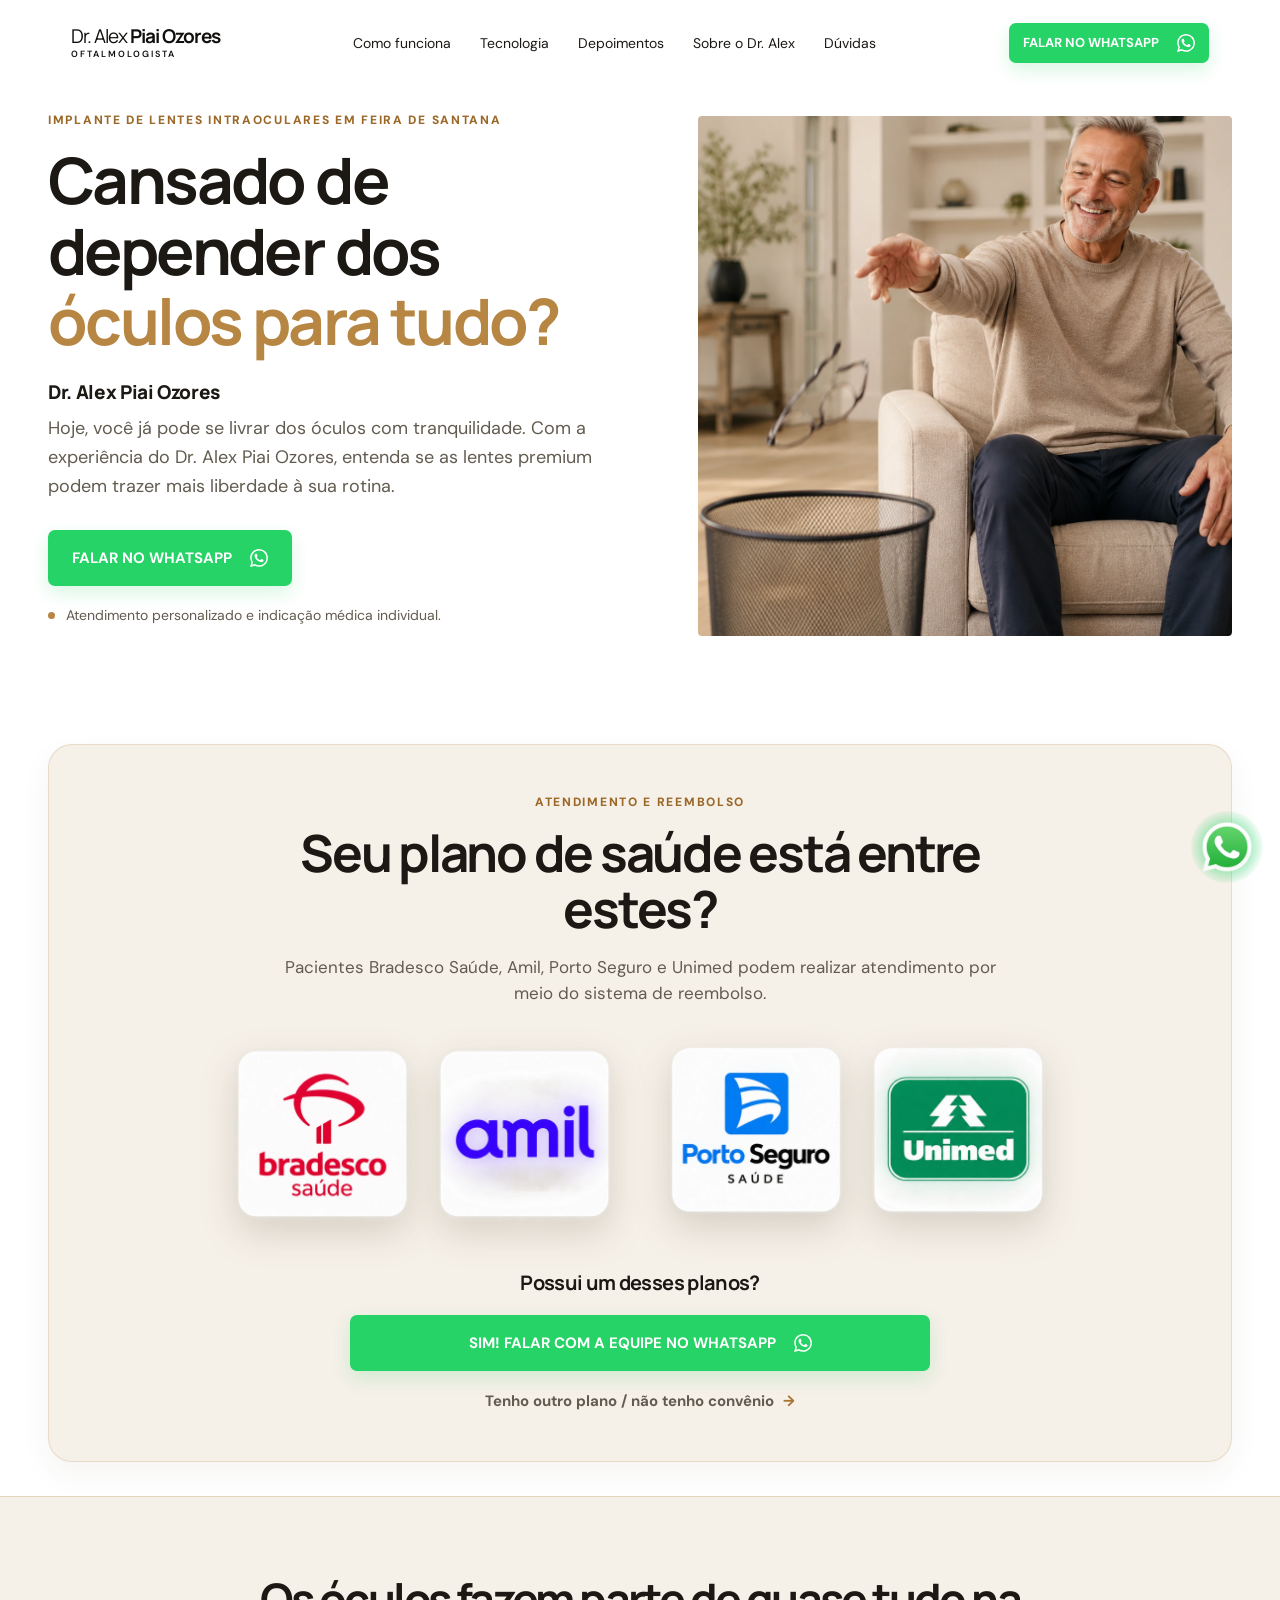
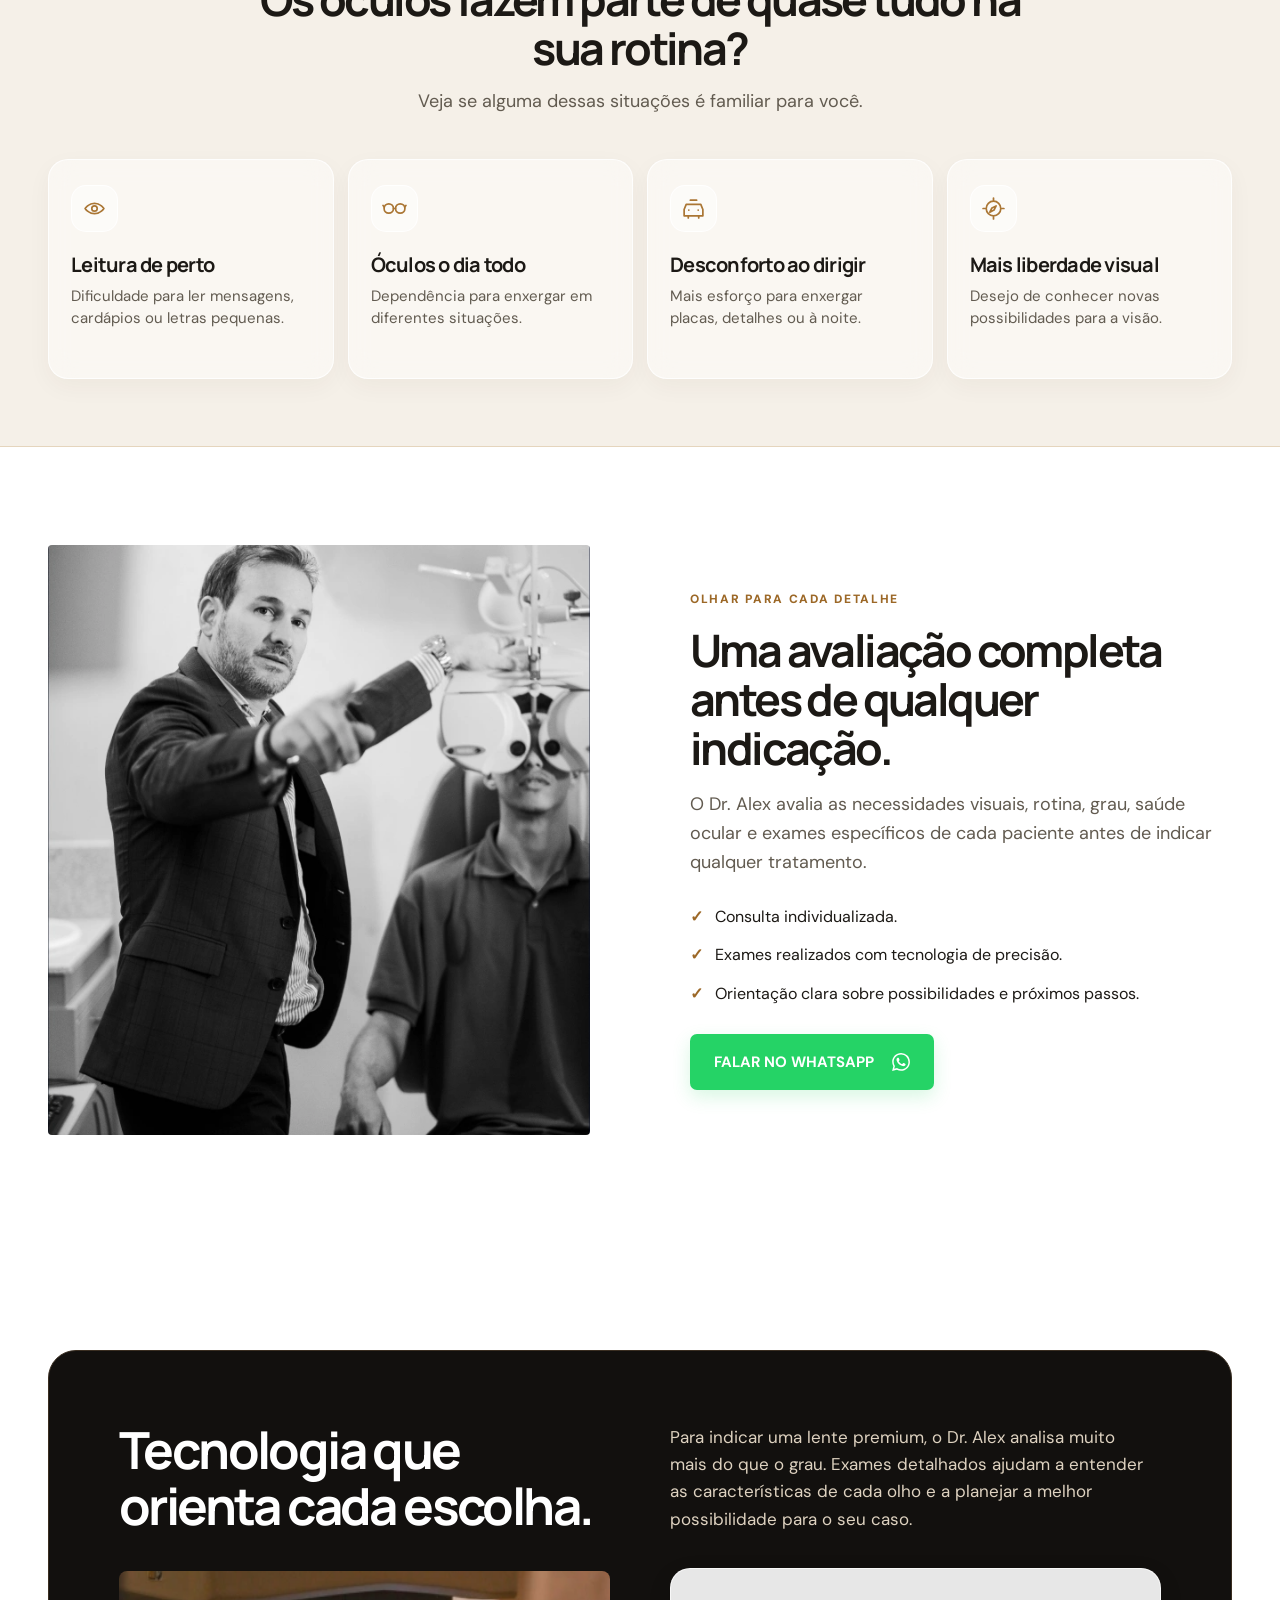
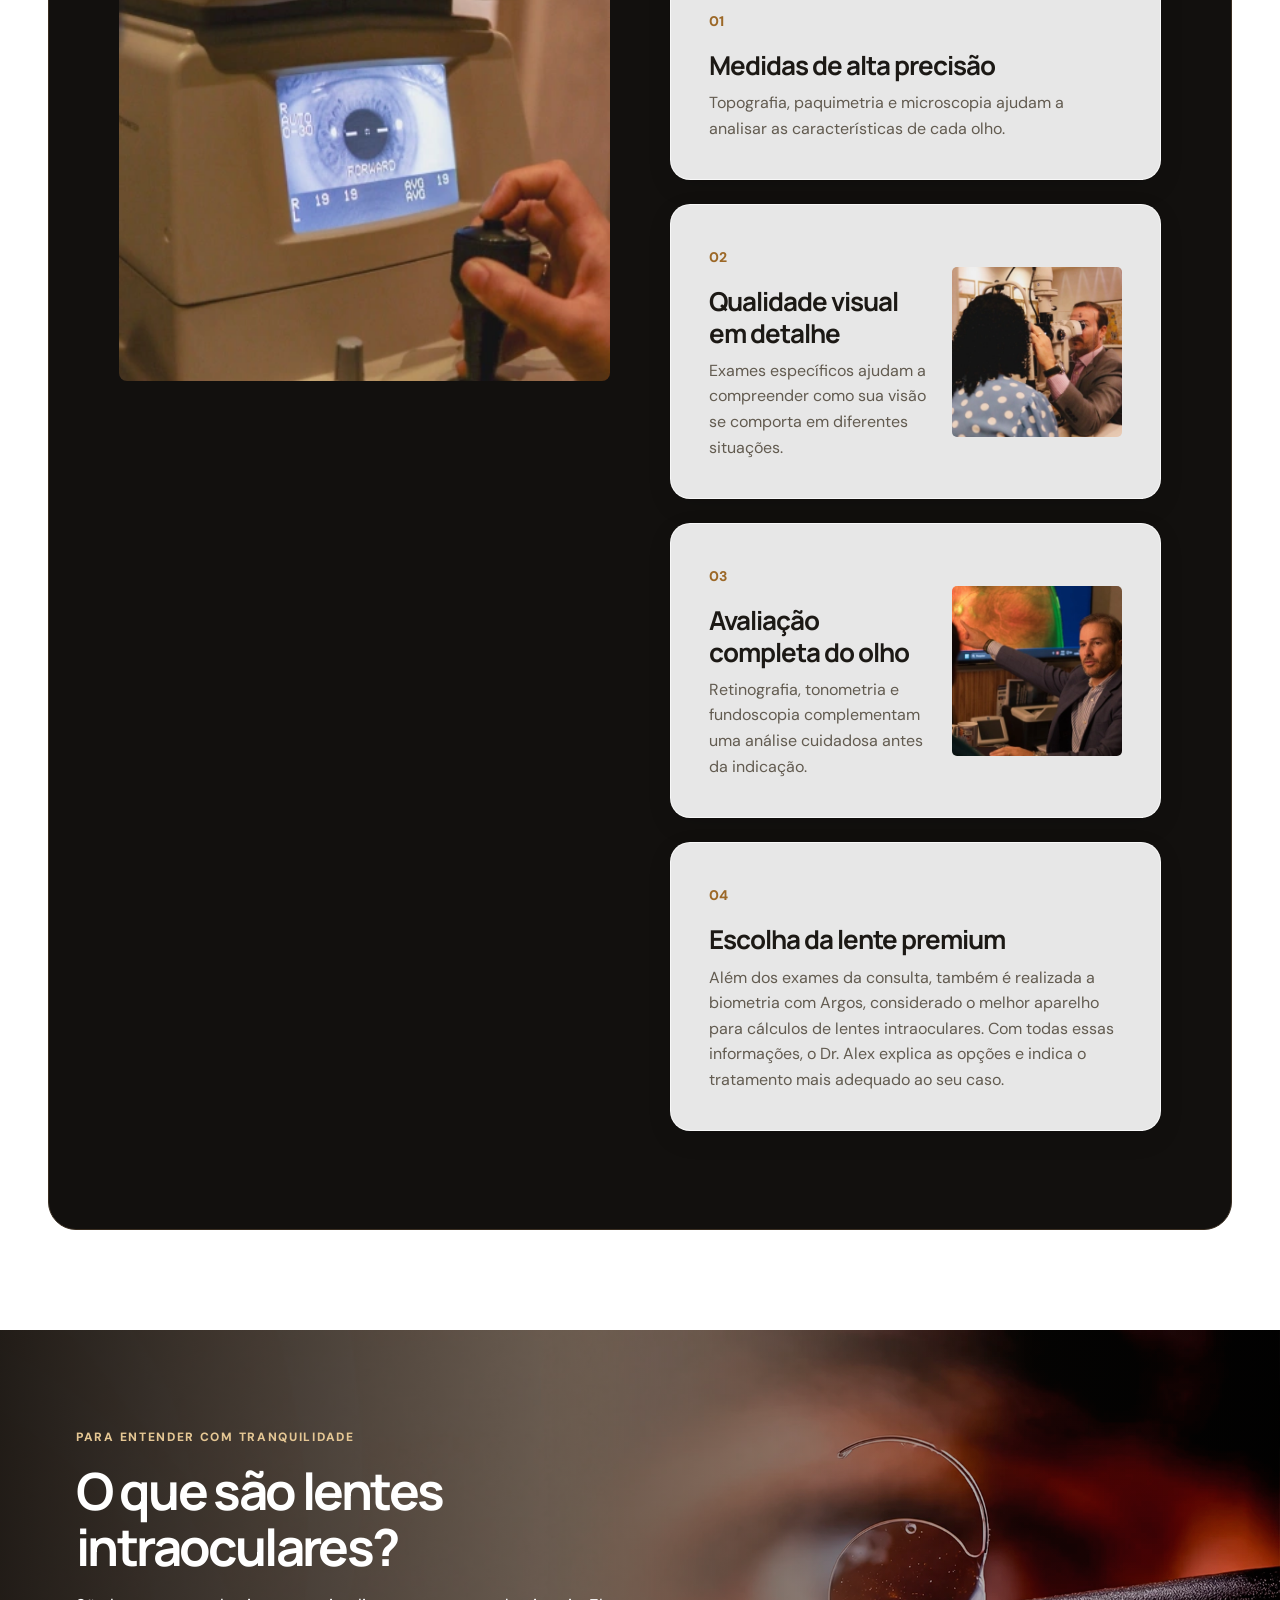
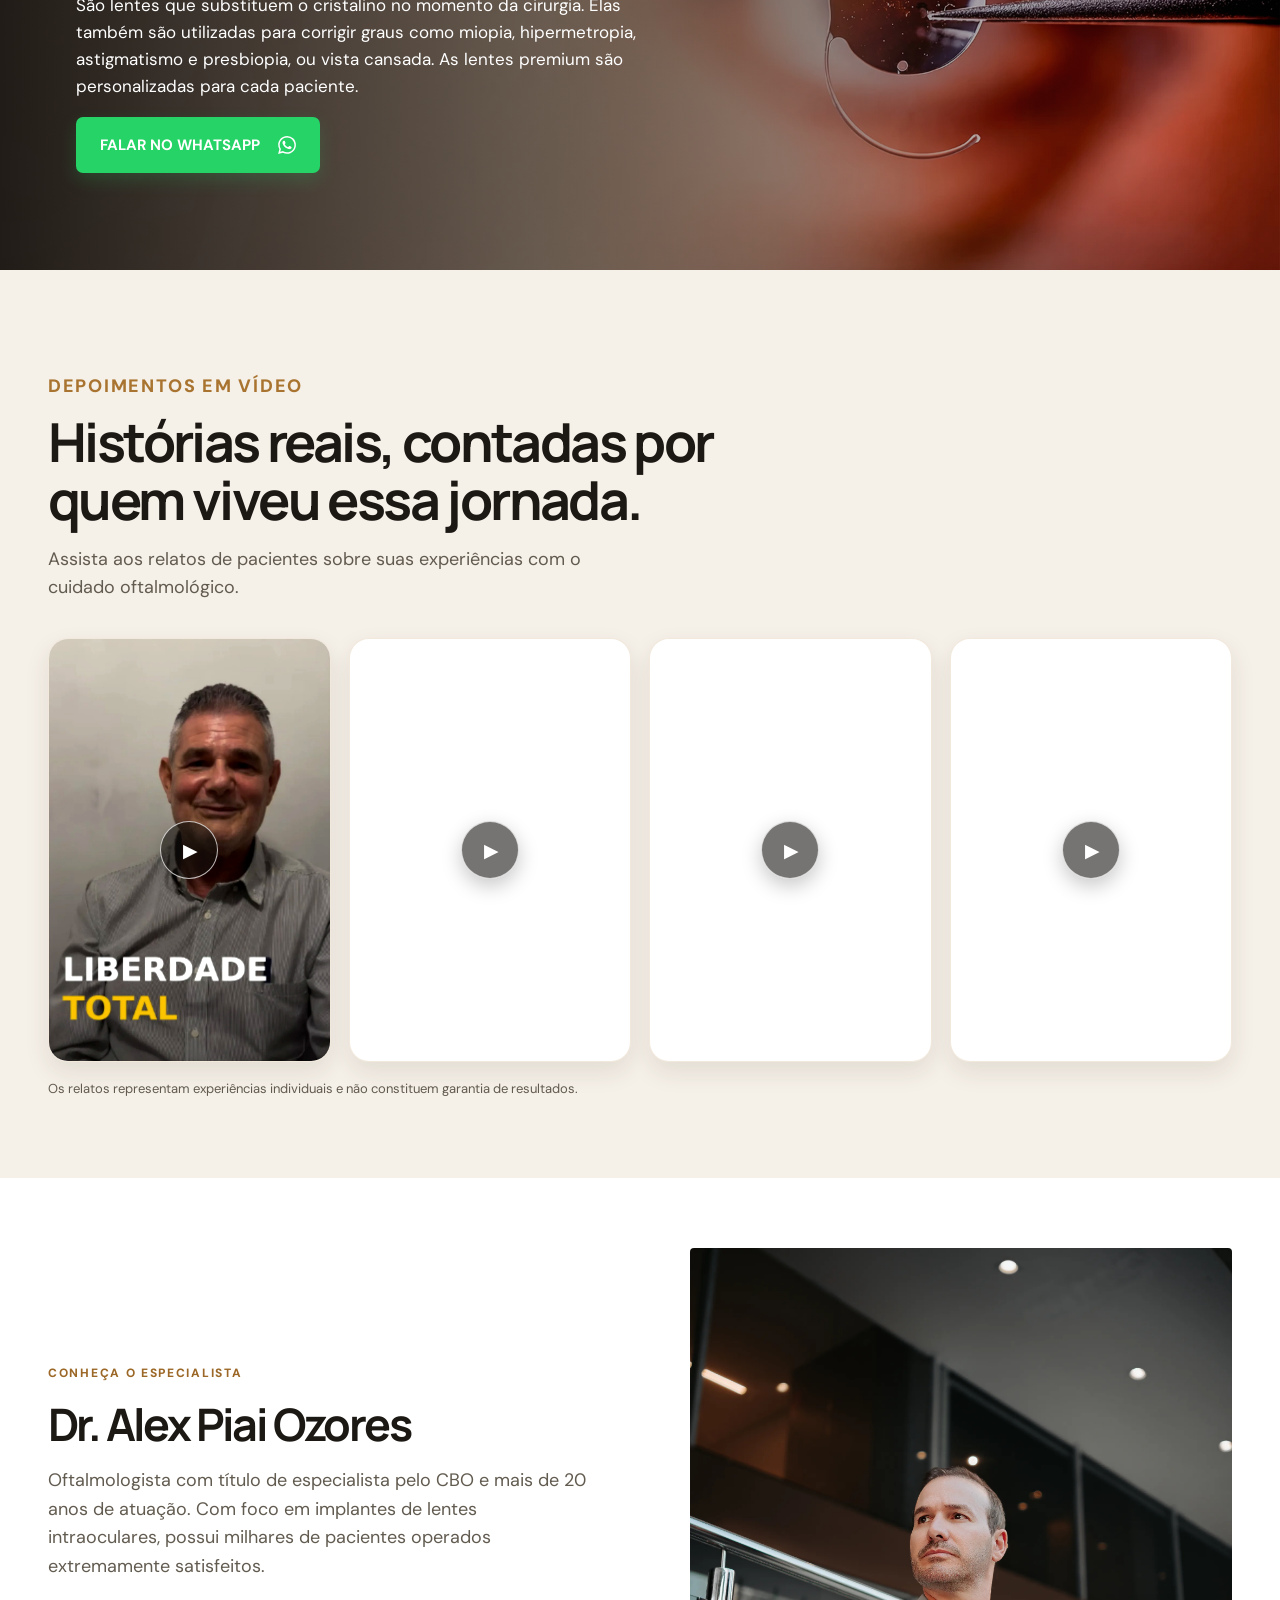
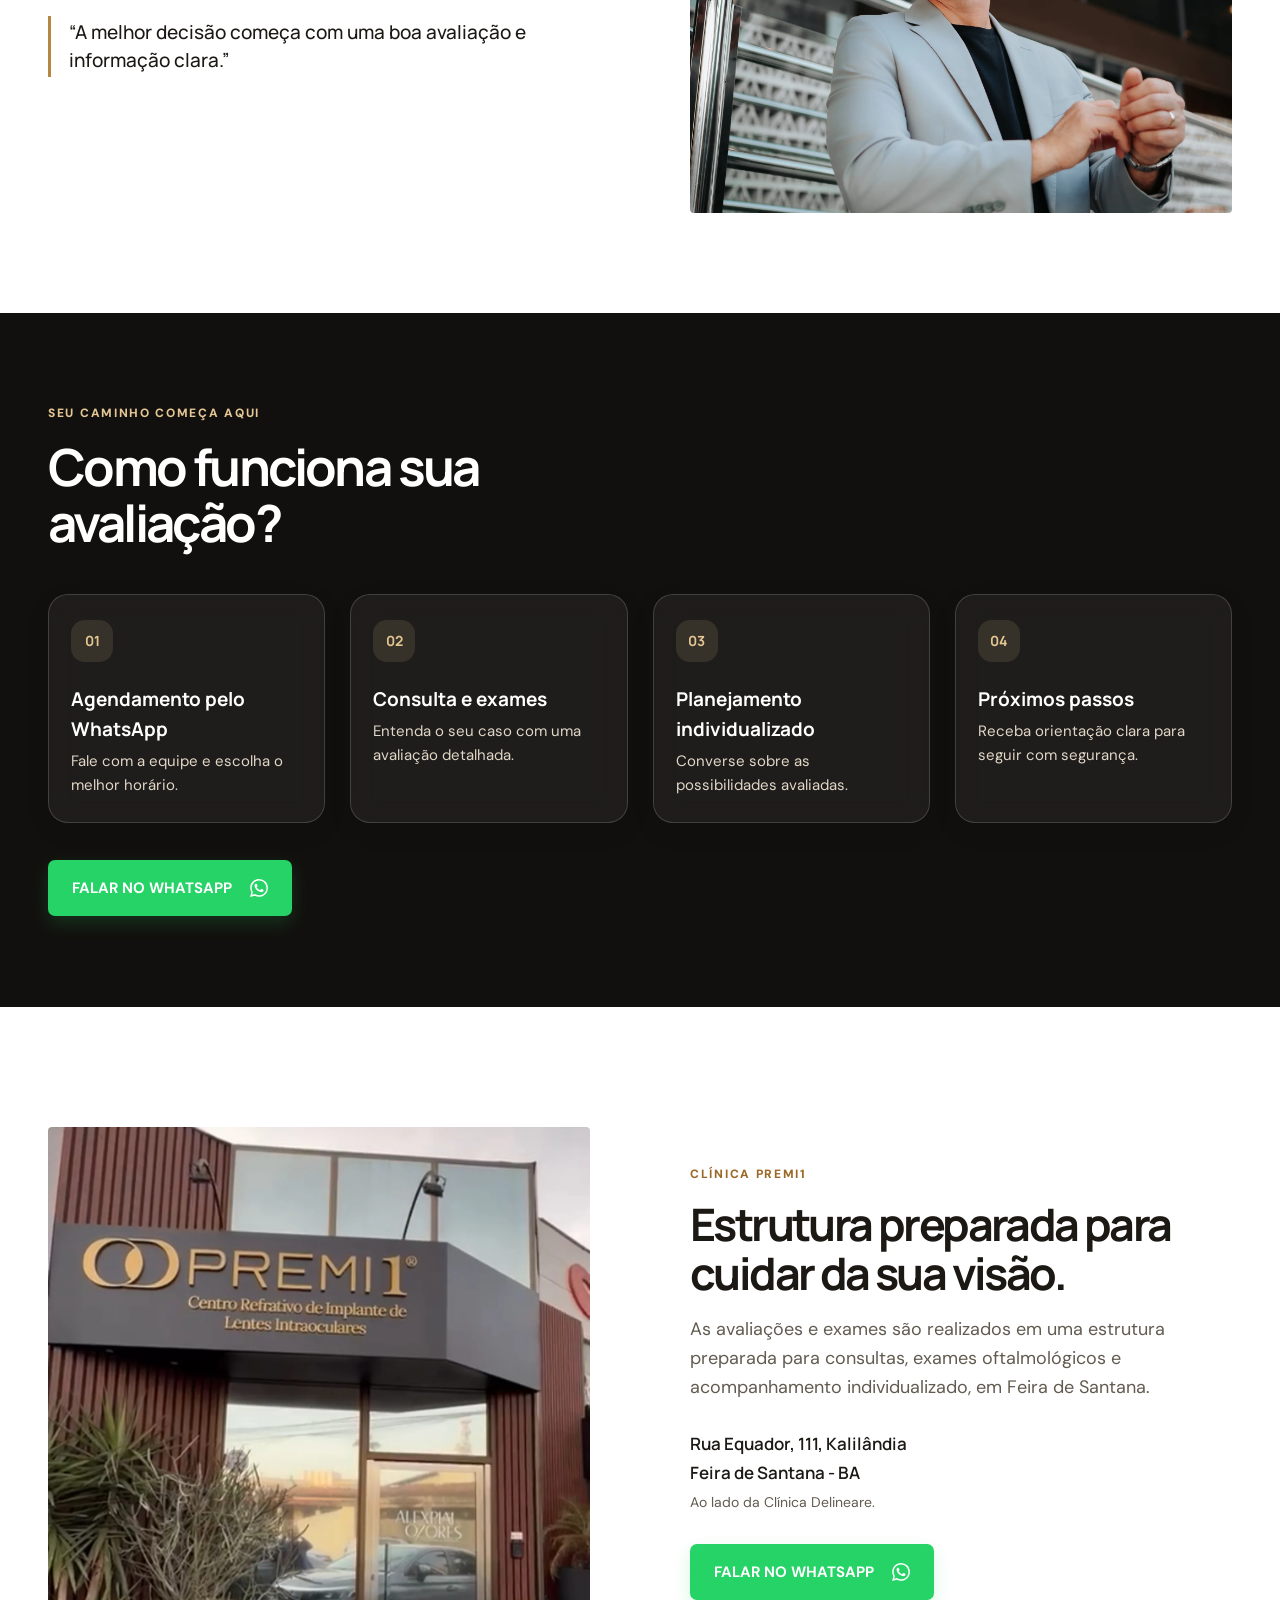
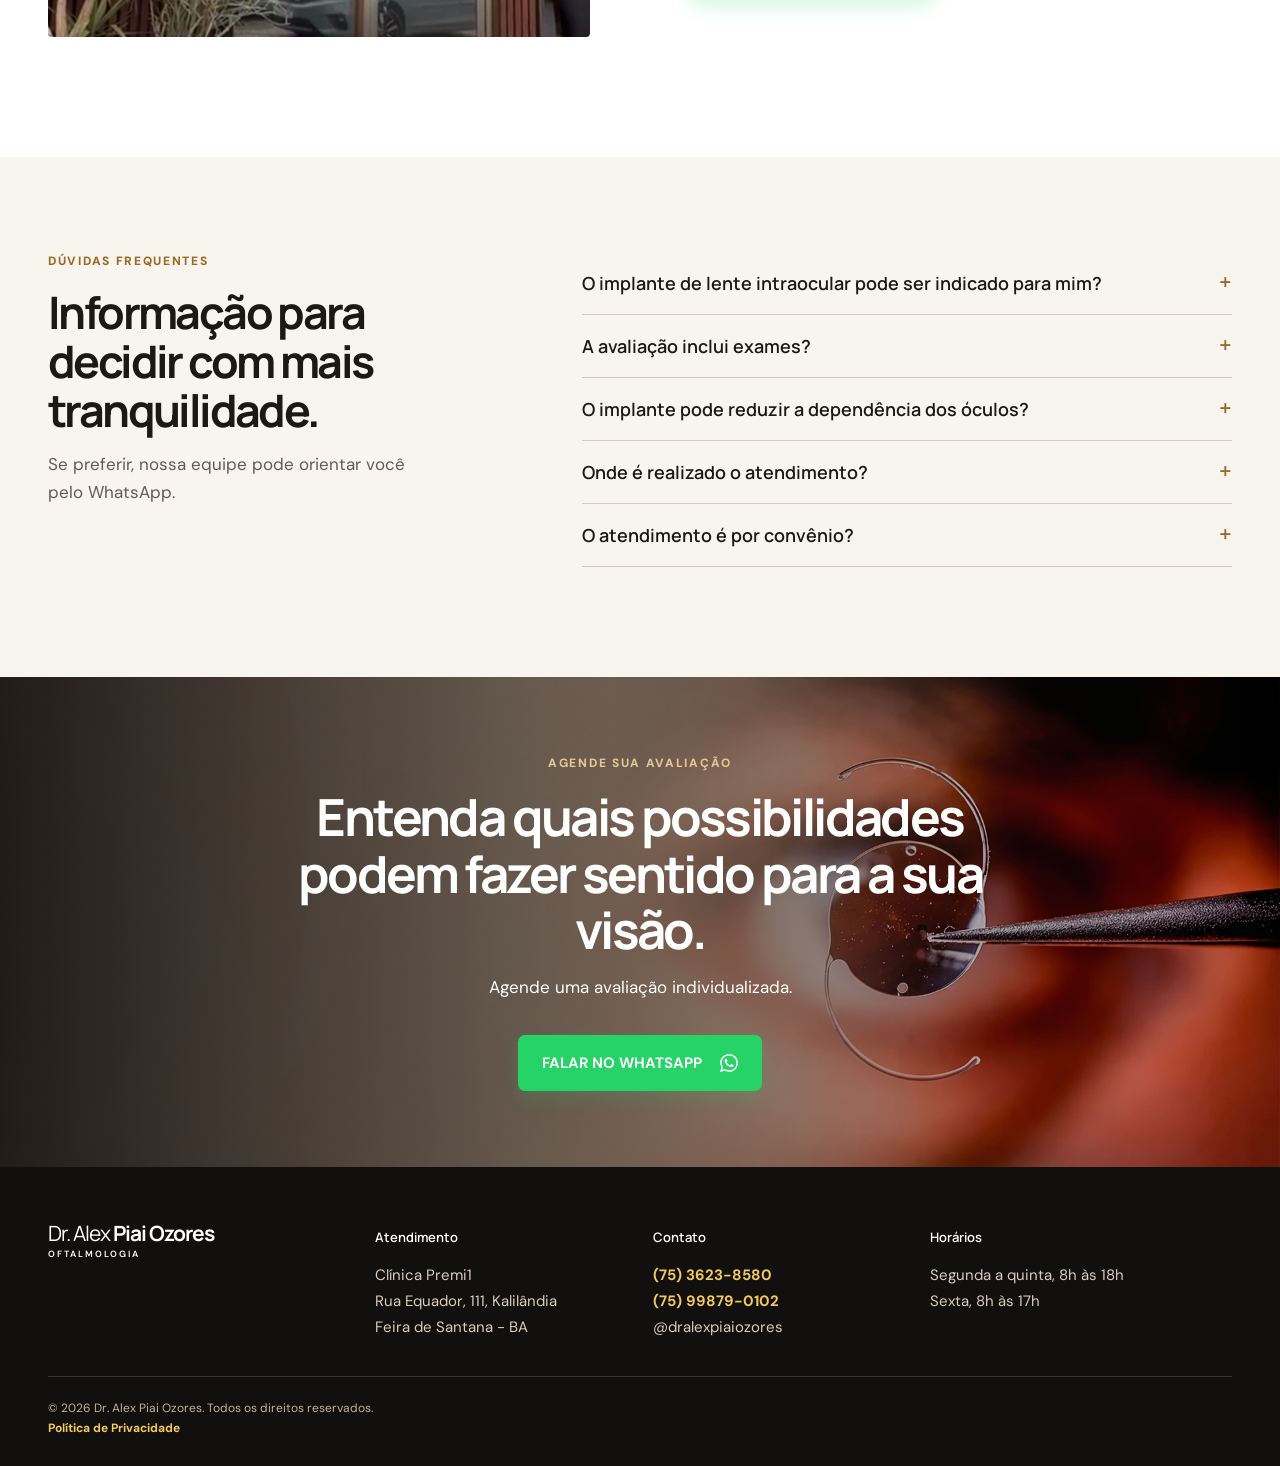
<file: feira-de-santana/index.html>
<!doctype html>
<html lang="pt-BR">
<head>
  <meta charset="utf-8">
  <meta name="viewport" content="width=device-width, initial-scale=1">
  <meta name="description" content="Implante de lentes intraoculares com Dr. Alex Piai Ozores em Feira de Santana.">
  <title>Dr. Alex Piai Ozores | Lentes intraoculares</title>
  <link rel="icon" type="image/svg+xml" href="assets/favicon.svg">
  <script async src="https://www.googletagmanager.com/gtag/js?id=G-SBQG3C8VXN"></script>
  <script>
    window.dataLayer = window.dataLayer || [];
    function gtag(){dataLayer.push(arguments);}
    gtag('js', new Date());
    gtag('config', 'G-SBQG3C8VXN');
    gtag('config', 'AW-960830346');
    !function(f,b,e,v,n,t,s){if(f.fbq)return;n=f.fbq=function(){n.callMethod?
    n.callMethod.apply(n,arguments):n.queue.push(arguments)};if(!f._fbq)f._fbq=n;
    n.push=n;n.loaded=!0;n.version='2.0';n.queue=[];t=b.createElement(e);t.async=!0;
    t.src=v;s=b.getElementsByTagName(e)[0];s.parentNode.insertBefore(t,s)}
    (window, document,'script','https://connect.facebook.net/en_US/fbevents.js');
    fbq('init', '1387568828019134');
    fbq('track', 'PageView');
  </script>
  <link rel="preconnect" href="https://fonts.googleapis.com">
  <link rel="preconnect" href="https://fonts.gstatic.com" crossorigin>
  <link href="https://fonts.googleapis.com/css2?family=DM+Sans:wght@400;500;600;700&family=Manrope:wght@400;500;600;700;800&display=swap" rel="stylesheet">
  <link rel="stylesheet" href="assets/css/main.min.css?v=planos-direto-v1">
</head>
<body data-lp-market="feira">
  <noscript><img height="1" width="1" style="display:none" src="https://www.facebook.com/tr?id=1387568828019134&ev=PageView&noscript=1" alt=""></noscript>
  <a class="skip" href="#conteudo">Pular para o conteúdo</a>
  <header class="header">
    <a class="brand" href="#inicio" aria-label="Página inicial Dr. Alex Piai Ozores"><span>Dr. Alex</span> Piai Ozores<small>Oftalmologista</small></a>
    <nav class="header-nav" aria-label="Navegação principal">
      <a href="#como-funciona">Como funciona</a><a href="#tecnologia">Tecnologia</a><a href="#depoimentos">Depoimentos</a><a href="#sobre">Sobre o Dr. Alex</a><a href="#duvidas">Dúvidas</a>
    </nav>
    <button class="menu-toggle" type="button" aria-label="Abrir menu" aria-expanded="false"><span></span><span></span><span></span></button>
    <a class="button button-small whatsapp-cta" href="https://api.whatsapp.com/send?phone=557581498753&text=Ol%C3%A1%2C%20vim%20da%20p%C3%A1gina%20e%20gostaria%20de%20mais%20informa%C3%A7%C3%B5es%20sobre%20implante%20de%20lentes%20premium" target="_blank" rel="noopener">FALAR NO WHATSAPP <svg class="whatsapp-icon" viewBox="0 0 24 24" aria-hidden="true" focusable="false"><path d="M20.52 3.48A11.86 11.86 0 0 0 12.08 0C5.55 0 .25 5.3.25 11.83c0 2.09.55 4.13 1.59 5.92L.15 23.9l6.3-1.65a11.82 11.82 0 0 0 5.62 1.43h.01c6.52 0 11.82-5.3 11.82-11.82 0-3.16-1.23-6.13-3.38-8.38Zm-8.44 18.2h-.01a9.83 9.83 0 0 1-5.02-1.38l-.36-.21-3.74.98 1-3.65-.24-.38a9.84 9.84 0 0 1-1.51-5.21c0-5.43 4.42-9.85 9.87-9.85 2.64 0 5.11 1.02 6.97 2.88a9.79 9.79 0 0 1 2.88 6.98c0 5.44-4.42 9.86-9.88 9.86Zm5.4-7.39c-.3-.15-1.76-.87-2.03-.97-.27-.1-.47-.15-.67.15-.2.3-.76.97-.94 1.17-.17.2-.35.22-.65.07-.3-.15-1.26-.46-2.4-1.48a9.01 9.01 0 0 1-1.66-2.06c-.17-.3-.02-.46.13-.61.13-.13.3-.35.45-.52.15-.17.2-.3.3-.5.1-.2.05-.37-.02-.52-.08-.15-.67-1.62-.92-2.22-.24-.58-.49-.5-.67-.5h-.57c-.2 0-.52.08-.8.37-.27.3-1.04 1.02-1.04 2.49s1.07 2.89 1.22 3.09c.15.2 2.1 3.2 5.08 4.49.71.3 1.27.49 1.7.63.72.23 1.37.2 1.88.12.57-.08 1.76-.72 2.01-1.42.25-.7.25-1.3.17-1.42-.07-.12-.27-.2-.57-.35Z"/></svg></a>
  </header>

  <main id="conteudo">
    <section id="inicio" class="hero section">
      <div class="hero-copy reveal">
        <p class="eyebrow">Implante de lentes intraoculares em Feira de Santana</p>
        <h1>Cansado de depender dos <em>óculos para tudo?</em></h1>
        <p class="signature">Dr. Alex Piai Ozores</p>
        <p class="lead">Hoje, você já pode se livrar dos óculos com tranquilidade. Com a experiência do Dr. Alex Piai Ozores, entenda se as lentes premium podem trazer mais liberdade à sua rotina.</p>
        <a class="button whatsapp-cta" href="https://api.whatsapp.com/send?phone=557581498753&text=Ol%C3%A1%2C%20vim%20da%20p%C3%A1gina%20e%20gostaria%20de%20mais%20informa%C3%A7%C3%B5es%20sobre%20implante%20de%20lentes%20premium" target="_blank" rel="noopener">FALAR NO WHATSAPP <svg class="whatsapp-icon" viewBox="0 0 24 24" aria-hidden="true" focusable="false"><path d="M20.52 3.48A11.86 11.86 0 0 0 12.08 0C5.55 0 .25 5.3.25 11.83c0 2.09.55 4.13 1.59 5.92L.15 23.9l6.3-1.65a11.82 11.82 0 0 0 5.62 1.43h.01c6.52 0 11.82-5.3 11.82-11.82 0-3.16-1.23-6.13-3.38-8.38Zm-8.44 18.2h-.01a9.83 9.83 0 0 1-5.02-1.38l-.36-.21-3.74.98 1-3.65-.24-.38a9.84 9.84 0 0 1-1.51-5.21c0-5.43 4.42-9.85 9.87-9.85 2.64 0 5.11 1.02 6.97 2.88a9.79 9.79 0 0 1 2.88 6.98c0 5.44-4.42 9.86-9.88 9.86Zm5.4-7.39c-.3-.15-1.76-.87-2.03-.97-.27-.1-.47-.15-.67.15-.2.3-.76.97-.94 1.17-.17.2-.35.22-.65.07-.3-.15-1.26-.46-2.4-1.48a9.01 9.01 0 0 1-1.66-2.06c-.17-.3-.02-.46.13-.61.13-.13.3-.35.45-.52.15-.17.2-.3.3-.5.1-.2.05-.37-.02-.52-.08-.15-.67-1.62-.92-2.22-.24-.58-.49-.5-.67-.5h-.57c-.2 0-.52.08-.8.37-.27.3-1.04 1.02-1.04 2.49s1.07 2.89 1.22 3.09c.15.2 2.1 3.2 5.08 4.49.71.3 1.27.49 1.7.63.72.23 1.37.2 1.88.12.57-.08 1.76-.72 2.01-1.42.25-.7.25-1.3.17-1.42-.07-.12-.27-.2-.57-.35Z"/></svg></a>
        <p class="microcopy"><i></i> Atendimento personalizado e indicação médica individual.</p>
      </div>
      <div class="hero-image reveal"><img class="hero-photo-feira" src="assets/homem_jogando_oculos_lixo.webp" alt="Paciente jogando os óculos no cesto" width="1080" height="1080" fetchpriority="high" decoding="async"></div>
    </section>



    <section id="planos-reembolso" class="insurance-qualifier section reveal" aria-labelledby="planos-titulo"><div class="insurance-panel"><p class="eyebrow">Atendimento e reembolso</p><h2 id="planos-titulo">Seu plano de saúde está entre estes?</h2><p class="insurance-lead">Pacientes Bradesco Saúde, Amil, Porto Seguro e Unimed podem realizar atendimento por meio do sistema de reembolso.</p><div class="insurance-logo-grid" aria-label="Planos de saúde atendidos por reembolso"><div class="insurance-logo-card"><img src="assets/bradesco_saude.webp" alt="Bradesco Saúde" width="240" height="100" loading="lazy" decoding="async"></div><div class="insurance-logo-card"><img src="assets/amil.webp" alt="Amil" width="240" height="100" loading="lazy" decoding="async"></div><div class="insurance-logo-card"><img src="assets/porto_seguro_saude.webp" alt="Porto Seguro Saúde" width="240" height="100" loading="lazy" decoding="async"></div><div class="insurance-logo-card"><img src="assets/unimed.webp" alt="Unimed" width="240" height="100" loading="lazy" decoding="async"></div></div><div class="insurance-action"><h3>Possui um desses planos?</h3><a class="button whatsapp-cta insurance-direct-cta" href="https://api.whatsapp.com/send?phone=557581498753&text=Ol%C3%A1%2C%20vim%20da%20p%C3%A1gina%20e%20gostaria%20de%20mais%20informa%C3%A7%C3%B5es%20sobre%20implante%20de%20lentes%20premium" target="_blank" rel="noopener">SIM! FALAR COM A EQUIPE NO WHATSAPP <svg class="whatsapp-icon" viewBox="0 0 24 24" aria-hidden="true" focusable="false"><path d="M20.52 3.48A11.86 11.86 0 0 0 12.08 0C5.55 0 .25 5.3.25 11.83c0 2.09.55 4.13 1.59 5.92L.15 23.9l6.3-1.65a11.82 11.82 0 0 0 5.62 1.43h.01c6.52 0 11.82-5.3 11.82-11.82 0-3.16-1.23-6.13-3.38-8.38Zm-8.44 18.2h-.01a9.83 9.83 0 0 1-5.02-1.38l-.36-.21-3.74.98 1-3.65-.24-.38a9.84 9.84 0 0 1-1.51-5.21c0-5.43 4.42-9.85 9.87-9.85 2.64 0 5.11 1.02 6.97 2.88a9.79 9.79 0 0 1 2.88 6.98c0 5.44-4.42 9.86-9.88 9.86Zm5.4-7.39c-.3-.15-1.76-.87-2.03-.97-.27-.1-.47-.15-.67.15-.2.3-.76.97-.94 1.17-.17.2-.35.22-.65.07-.3-.15-1.26-.46-2.4-1.48a9.01 9.01 0 0 1-1.66-2.06c-.17-.3-.02-.46.13-.61.13-.13.3-.35.45-.52.15-.17.2-.3.3-.5.1-.2.05-.37-.02-.52-.08-.15-.67-1.62-.92-2.22-.24-.58-.49-.5-.67-.5h-.57c-.2 0-.52.08-.8.37-.27.3-1.04 1.02-1.04 2.49s1.07 2.89 1.22 3.09c.15.2 2.1 3.2 5.08 4.49.71.3 1.27.49 1.7.63.72.23 1.37.2 1.88.12.57-.08 1.76-.72 2.01-1.42.25-.7.25-1.3.17-1.42-.07-.12-.27-.2-.57-.35Z"/></svg></a><a class="insurance-secondary-link" href="https://api.whatsapp.com/send?phone=557581498753&text=Ol%C3%A1!%20Vim%20pelo%20site%20do%20Dr.%20Alex.%20N%C3%A3o%20tenho%20um%20dos%20planos%20apresentados%20na%20p%C3%A1gina%20e%20gostaria%20de%20entender%20quais%20s%C3%A3o%20as%20outras%20possibilidades%20de%20atendimento." target="_blank" rel="noopener">Tenho outro plano / não tenho convênio <span>→</span></a></div></div></section>

    <section class="identification section reveal">
      <h2>Os óculos fazem parte de quase tudo na sua rotina?</h2><p class="identification-intro">Veja se alguma dessas situações é familiar para você.</p>
      <div class="situation-grid">
        <article><span class="situation-icon"><svg viewBox="0 0 24 24" aria-hidden="true"><path d="M3 12s3.2-5 9-5 9 5 9 5-3.2 5-9 5-9-5-9-5Z"/><circle cx="12" cy="12" r="2.6"/></svg></span><h3>Leitura de perto</h3><p>Dificuldade para ler mensagens, cardápios ou letras pequenas.</p></article>
        <article><span class="situation-icon"><svg viewBox="0 0 24 24" aria-hidden="true"><circle cx="6.5" cy="12" r="4.5"/><circle cx="17.5" cy="12" r="4.5"/><path d="M11 12h2M2 10.5 1 9m21 1.5L23 9"/></svg></span><h3>Óculos o dia todo</h3><p>Dependência para enxergar em diferentes situações.</p></article>
        <article><span class="situation-icon"><svg viewBox="0 0 24 24" aria-hidden="true"><path d="m3 13 2-5h14l2 5v6H3v-6Z"/><path d="M7 19v2m10-2v2M7.5 13.5h.01M16.5 13.5h.01"/><path d="M9 4h6"/></svg></span><h3>Desconforto ao dirigir</h3><p>Mais esforço para enxergar placas, detalhes ou à noite.</p></article>
        <article><span class="situation-icon"><svg viewBox="0 0 24 24" aria-hidden="true"><circle cx="12" cy="12" r="7"/><path d="m14.5 9.5-2 4-4 2 2-4 4-2Z"/><path d="M12 2v2m0 16v2M2 12h2m16 0h2"/></svg></span><h3>Mais liberdade visual</h3><p>Desejo de conhecer novas possibilidades para a visão.</p></article>
      </div>
    </section>

    <section class="assessment section two-col">
      <div class="portrait reveal"><img src="assets/dralex-image1.webp" alt="Dr. Alex realizando avaliação oftalmológica" width="609" height="820" loading="lazy" decoding="async"></div>
      <div class="assessment-copy reveal"><p class="eyebrow">Olhar para cada detalhe</p><h2>Uma avaliação completa antes de qualquer indicação.</h2><p>O Dr. Alex avalia as necessidades visuais, rotina, grau, saúde ocular e exames específicos de cada paciente antes de indicar qualquer tratamento.</p><ul class="check-list"><li>Consulta individualizada.</li><li>Exames realizados com tecnologia de precisão.</li><li>Orientação clara sobre possibilidades e próximos passos.</li></ul><a class="button whatsapp-cta" href="https://api.whatsapp.com/send?phone=557581498753&text=Ol%C3%A1%2C%20vim%20da%20p%C3%A1gina%20e%20gostaria%20de%20mais%20informa%C3%A7%C3%B5es%20sobre%20implante%20de%20lentes%20premium" target="_blank" rel="noopener">FALAR NO WHATSAPP <svg class="whatsapp-icon" viewBox="0 0 24 24" aria-hidden="true" focusable="false"><path d="M20.52 3.48A11.86 11.86 0 0 0 12.08 0C5.55 0 .25 5.3.25 11.83c0 2.09.55 4.13 1.59 5.92L.15 23.9l6.3-1.65a11.82 11.82 0 0 0 5.62 1.43h.01c6.52 0 11.82-5.3 11.82-11.82 0-3.16-1.23-6.13-3.38-8.38Zm-8.44 18.2h-.01a9.83 9.83 0 0 1-5.02-1.38l-.36-.21-3.74.98 1-3.65-.24-.38a9.84 9.84 0 0 1-1.51-5.21c0-5.43 4.42-9.85 9.87-9.85 2.64 0 5.11 1.02 6.97 2.88a9.79 9.79 0 0 1 2.88 6.98c0 5.44-4.42 9.86-9.88 9.86Zm5.4-7.39c-.3-.15-1.76-.87-2.03-.97-.27-.1-.47-.15-.67.15-.2.3-.76.97-.94 1.17-.17.2-.35.22-.65.07-.3-.15-1.26-.46-2.4-1.48a9.01 9.01 0 0 1-1.66-2.06c-.17-.3-.02-.46.13-.61.13-.13.3-.35.45-.52.15-.17.2-.3.3-.5.1-.2.05-.37-.02-.52-.08-.15-.67-1.62-.92-2.22-.24-.58-.49-.5-.67-.5h-.57c-.2 0-.52.08-.8.37-.27.3-1.04 1.02-1.04 2.49s1.07 2.89 1.22 3.09c.15.2 2.1 3.2 5.08 4.49.71.3 1.27.49 1.7.63.72.23 1.37.2 1.88.12.57-.08 1.76-.72 2.01-1.42.25-.7.25-1.3.17-1.42-.07-.12-.27-.2-.57-.35Z"/></svg></a></div>
    </section>

    <section id="tecnologia" class="technology-wrap section"><div class="technology">
      <div class="tech-intro"><div class="tech-sticky"><h2>Tecnologia que orienta cada escolha.</h2><img src="assets/3.webp" alt="Equipamento Topcon para exame oftalmológico" width="368" height="488" loading="lazy" decoding="async"></div></div>
      <div class="tech-cards"><p>Para indicar uma lente premium, o Dr. Alex analisa muito mais do que o grau. Exames detalhados ajudam a entender as características de cada olho e a planejar a melhor possibilidade para o seu caso.</p>
        <article class="tech-card"><span>01</span><h3>Medidas de alta precisão</h3><p>Topografia, paquimetria e microscopia ajudam a analisar as características de cada olho.</p></article>
        <article class="tech-card with-image"><div><span>02</span><h3>Qualidade visual em detalhe</h3><p>Exames específicos ajudam a compreender como sua visão se comporta em diferentes situações.</p></div><img src="assets/2.webp" alt="Dr. Alex realizando exame oftalmológico" width="368" height="488" loading="lazy" decoding="async"></article>
        <article class="tech-card with-image"><div><span>03</span><h3>Avaliação completa do olho</h3><p>Retinografia, tonometria e fundoscopia complementam uma análise cuidadosa antes da indicação.</p></div><img src="assets/8.webp" alt="Dr. Alex analisando imagem da retina" width="368" height="488" loading="lazy" decoding="async"></article>
        <article class="tech-card"><span>04</span><h3>Escolha da lente premium</h3><p>Além dos exames da consulta, também é realizada a biometria com Argos, considerado o melhor aparelho para cálculos de lentes intraoculares. Com todas essas informações, o Dr. Alex explica as opções e indica o tratamento mais adequado ao seu caso.</p></article>
      </div>
    </div></section>

    <section class="lens-banner section reveal"><img src="assets/bghero-desktop-obrigado2.webp" alt="Lente intraocular" width="1920" height="873" loading="lazy" decoding="async"><div><p class="eyebrow light">Para entender com tranquilidade</p><h2>O que são lentes intraoculares?</h2><p>São lentes que substituem o cristalino no momento da cirurgia. Elas também são utilizadas para corrigir graus como miopia, hipermetropia, astigmatismo e presbiopia, ou vista cansada. As lentes premium são personalizadas para cada paciente.</p><a class="button whatsapp-cta" href="https://api.whatsapp.com/send?phone=557581498753&text=Ol%C3%A1%2C%20vim%20da%20p%C3%A1gina%20e%20gostaria%20de%20mais%20informa%C3%A7%C3%B5es%20sobre%20implante%20de%20lentes%20premium" target="_blank" rel="noopener">FALAR NO WHATSAPP <svg class="whatsapp-icon" viewBox="0 0 24 24" aria-hidden="true" focusable="false"><path d="M20.52 3.48A11.86 11.86 0 0 0 12.08 0C5.55 0 .25 5.3.25 11.83c0 2.09.55 4.13 1.59 5.92L.15 23.9l6.3-1.65a11.82 11.82 0 0 0 5.62 1.43h.01c6.52 0 11.82-5.3 11.82-11.82 0-3.16-1.23-6.13-3.38-8.38Zm-8.44 18.2h-.01a9.83 9.83 0 0 1-5.02-1.38l-.36-.21-3.74.98 1-3.65-.24-.38a9.84 9.84 0 0 1-1.51-5.21c0-5.43 4.42-9.85 9.87-9.85 2.64 0 5.11 1.02 6.97 2.88a9.79 9.79 0 0 1 2.88 6.98c0 5.44-4.42 9.86-9.88 9.86Zm5.4-7.39c-.3-.15-1.76-.87-2.03-.97-.27-.1-.47-.15-.67.15-.2.3-.76.97-.94 1.17-.17.2-.35.22-.65.07-.3-.15-1.26-.46-2.4-1.48a9.01 9.01 0 0 1-1.66-2.06c-.17-.3-.02-.46.13-.61.13-.13.3-.35.45-.52.15-.17.2-.3.3-.5.1-.2.05-.37-.02-.52-.08-.15-.67-1.62-.92-2.22-.24-.58-.49-.5-.67-.5h-.57c-.2 0-.52.08-.8.37-.27.3-1.04 1.02-1.04 2.49s1.07 2.89 1.22 3.09c.15.2 2.1 3.2 5.08 4.49.71.3 1.27.49 1.7.63.72.23 1.37.2 1.88.12.57-.08 1.76-.72 2.01-1.42.25-.7.25-1.3.17-1.42-.07-.12-.27-.2-.57-.35Z"/></svg></a></div></section>

    <section id="avaliacoes" class="testimonials section reveal" aria-labelledby="avaliacoes-titulo"><div class="testimonials-heading"><div><p class="eyebrow light">Avaliações no Google</p><h2 id="avaliacoes-titulo">O que dizem nossos pacientes.</h2></div><p>Relatos compartilhados por pacientes após o atendimento.</p></div><div class="review-track" aria-label="Avaliações de pacientes"><article class="review-card"><div class="review-author"><span class="avatar avatar-suh">SG</span><div><h3>Suh Gomes</h3><small>2 avaliações</small></div></div><div class="stars" aria-label="5 de 5 estrelas">★★★★★ <small>3 anos atrás</small></div><p>“Simplesmente perfeito. Profissional de excelência. Médico educado, humano e profissional excepcional.”</p><span class="google-source">Avaliação no Google</span></article><article class="review-card"><div class="review-author"><span class="avatar avatar-jc">JC</span><div><h3>Jaqueline Cerqueira</h3><small>1 avaliação</small></div></div><div class="stars" aria-label="5 de 5 estrelas">★★★★★ <small>3 meses atrás</small></div><p>“Clínica de atendimento de excelência, profissionais incríveis e super atenciosos.”</p><span class="google-source">Avaliação no Google</span></article><article class="review-card"><div class="review-author"><span class="avatar avatar-rose">RL</span><div><h3>Rose Lima</h3><small>3 avaliações</small></div></div><div class="stars" aria-label="5 de 5 estrelas">★★★★★ <small>3 meses atrás</small></div><p>“Me senti em casa, pois a clínica é bem aconchegante. Me senti acolhida desde a recepção à consulta.”</p><span class="google-source">Avaliação no Google</span></article><article class="review-card"><div class="review-author"><span class="avatar avatar-ja">JA</span><div><h3>Jaqueline Almeida</h3><small>1 avaliação</small></div></div><div class="stars" aria-label="5 de 5 estrelas">★★★★★ <small>3 meses atrás</small></div><p>“Clínica maravilhosa! Ótimo atendimento, médicos excepcionais.”</p><span class="google-source">Avaliação no Google</span></article><article class="review-card"><div class="review-author"><span class="avatar avatar-eduardo">EC</span><div><h3>Eduardo Costa Santos</h3><small>1 avaliação</small></div></div><div class="stars" aria-label="5 de 5 estrelas">★★★★★ <small>3 meses atrás</small></div><p>“Me senti em casa, um lugar muito aconchegante e especial, ótimos médicos com atendimento de excelência.”</p><span class="google-source">Avaliação no Google</span></article><article class="review-card"><div class="review-author"><span class="avatar avatar-emanuella">EM</span><div><h3>Emanuella Mascarenhas</h3><small>3 avaliações · 2 fotos</small></div></div><div class="stars" aria-label="5 de 5 estrelas">★★★★★ <small>3 meses atrás</small></div><p>“Ótimo atendimento! Atendimento médico diferenciado. Equipe muito atenciosa.”</p><span class="google-source">Avaliação no Google</span></article></div><p class="reviews-note">Deslize para ver mais avaliações.</p></section>

    <section id="depoimentos" class="video-testimonials section reveal" aria-labelledby="depoimentos-titulo"><div class="video-heading"><p class="eyebrow light">Depoimentos em vídeo</p><h2 id="depoimentos-titulo">Histórias reais, contadas por quem viveu essa jornada.</h2><p>Assista aos relatos de pacientes sobre suas experiências com o cuidado oftalmológico.</p></div><div class="video-track"><button class="video-card" type="button" data-video="assets/testimonials/depoimento-01.mp4" aria-label="Assistir depoimento: Usei óculos desde os 11 anos"><img src="assets/testimonials/cover-01.webp" alt="Depoimento de paciente: Usei óculos desde os 11 anos" width="1080" height="1920" loading="lazy" decoding="async"><span class="video-play" aria-hidden="true">▶</span></button><button class="video-card" type="button" data-video="assets/testimonials/depoimento-02.mp4" aria-label="Assistir depoimento: Muito feliz com o resultado"><img src="assets/testimonials/cover-02.webp" alt="Depoimento de paciente: Muito feliz com o resultado" width="1080" height="1920" loading="lazy" decoding="async"><span class="video-play" aria-hidden="true">▶</span></button><button class="video-card" type="button" data-video="assets/testimonials/depoimento-03.mp4" aria-label="Assistir depoimento: Liberdade total"><img src="assets/testimonials/cover-03.webp" alt="Depoimento de paciente: Liberdade total" width="1080" height="1920" loading="lazy" decoding="async"><span class="video-play" aria-hidden="true">▶</span></button><button class="video-card" type="button" data-video="assets/testimonials/depoimento-04.mp4" aria-label="Assistir depoimento: Jovem e sem óculos"><img src="assets/testimonials/cover-04.webp" alt="Depoimento de paciente: Jovem e sem óculos" width="1080" height="1920" loading="lazy" decoding="async"><span class="video-play" aria-hidden="true">▶</span></button></div><p class="video-note">Os relatos representam experiências individuais e não constituem garantia de resultados.</p></section>

    <section id="sobre" class="about section two-col"><div class="about-copy reveal"><p class="eyebrow">Conheça o especialista</p><h2>Dr. Alex Piai Ozores</h2><p>Oftalmologista com título de especialista pelo CBO e mais de 20 anos de atuação. Com foco em implantes de lentes intraoculares, possui milhares de pacientes operados extremamente satisfeitos.</p><p class="quote">“A melhor decisão começa com uma boa avaliação e informação clara.”</p></div><div class="about-photo reveal"><img src="assets/DSC02508_Editar.webp" alt="Dr. Alex Piai Ozores" width="2000" height="3000" loading="lazy" decoding="async"></div></section>

    <section id="como-funciona" class="steps section"><p class="eyebrow light">Seu caminho começa aqui</p><h2>Como funciona sua avaliação?</h2><div class="steps-grid"><article><b>01</b><h3>Agendamento pelo WhatsApp</h3><p>Fale com a equipe e escolha o melhor horário.</p></article><article><b>02</b><h3>Consulta e exames</h3><p>Entenda o seu caso com uma avaliação detalhada.</p></article><article><b>03</b><h3>Planejamento individualizado</h3><p>Converse sobre as possibilidades avaliadas.</p></article><article><b>04</b><h3>Próximos passos</h3><p>Receba orientação clara para seguir com segurança.</p></article></div><a class="button whatsapp-cta" href="https://api.whatsapp.com/send?phone=557581498753&text=Ol%C3%A1%2C%20vim%20da%20p%C3%A1gina%20e%20gostaria%20de%20mais%20informa%C3%A7%C3%B5es%20sobre%20implante%20de%20lentes%20premium" target="_blank" rel="noopener">FALAR NO WHATSAPP <svg class="whatsapp-icon" viewBox="0 0 24 24" aria-hidden="true" focusable="false"><path d="M20.52 3.48A11.86 11.86 0 0 0 12.08 0C5.55 0 .25 5.3.25 11.83c0 2.09.55 4.13 1.59 5.92L.15 23.9l6.3-1.65a11.82 11.82 0 0 0 5.62 1.43h.01c6.52 0 11.82-5.3 11.82-11.82 0-3.16-1.23-6.13-3.38-8.38Zm-8.44 18.2h-.01a9.83 9.83 0 0 1-5.02-1.38l-.36-.21-3.74.98 1-3.65-.24-.38a9.84 9.84 0 0 1-1.51-5.21c0-5.43 4.42-9.85 9.87-9.85 2.64 0 5.11 1.02 6.97 2.88a9.79 9.79 0 0 1 2.88 6.98c0 5.44-4.42 9.86-9.88 9.86Zm5.4-7.39c-.3-.15-1.76-.87-2.03-.97-.27-.1-.47-.15-.67.15-.2.3-.76.97-.94 1.17-.17.2-.35.22-.65.07-.3-.15-1.26-.46-2.4-1.48a9.01 9.01 0 0 1-1.66-2.06c-.17-.3-.02-.46.13-.61.13-.13.3-.35.45-.52.15-.17.2-.3.3-.5.1-.2.05-.37-.02-.52-.08-.15-.67-1.62-.92-2.22-.24-.58-.49-.5-.67-.5h-.57c-.2 0-.52.08-.8.37-.27.3-1.04 1.02-1.04 2.49s1.07 2.89 1.22 3.09c.15.2 2.1 3.2 5.08 4.49.71.3 1.27.49 1.7.63.72.23 1.37.2 1.88.12.57-.08 1.76-.72 2.01-1.42.25-.7.25-1.3.17-1.42-.07-.12-.27-.2-.57-.35Z"/></svg></a></section>

    <section class="facility section two-col"><div class="facility-photo reveal"><img src="assets/IMG_7247.webp" alt="Entrada da Clínica Premi1 em Feira de Santana" width="1284" height="1467" loading="lazy" decoding="async"></div><div class="facility-copy reveal"><p class="eyebrow">Clínica Premi1</p><h2>Estrutura preparada para cuidar da sua visão.</h2><p>As avaliações e exames são realizados em uma estrutura preparada para consultas, exames oftalmológicos e acompanhamento individualizado, em Feira de Santana.</p><address>Rua Equador, 111, Kalilândia<br>Feira de Santana - BA<br><small>Ao lado da Clínica Delineare.</small></address><a class="button whatsapp-cta" href="https://api.whatsapp.com/send?phone=557581498753&text=Ol%C3%A1%2C%20vim%20da%20p%C3%A1gina%20e%20gostaria%20de%20mais%20informa%C3%A7%C3%B5es%20sobre%20implante%20de%20lentes%20premium" target="_blank" rel="noopener">FALAR NO WHATSAPP <svg class="whatsapp-icon" viewBox="0 0 24 24" aria-hidden="true" focusable="false"><path d="M20.52 3.48A11.86 11.86 0 0 0 12.08 0C5.55 0 .25 5.3.25 11.83c0 2.09.55 4.13 1.59 5.92L.15 23.9l6.3-1.65a11.82 11.82 0 0 0 5.62 1.43h.01c6.52 0 11.82-5.3 11.82-11.82 0-3.16-1.23-6.13-3.38-8.38Zm-8.44 18.2h-.01a9.83 9.83 0 0 1-5.02-1.38l-.36-.21-3.74.98 1-3.65-.24-.38a9.84 9.84 0 0 1-1.51-5.21c0-5.43 4.42-9.85 9.87-9.85 2.64 0 5.11 1.02 6.97 2.88a9.79 9.79 0 0 1 2.88 6.98c0 5.44-4.42 9.86-9.88 9.86Zm5.4-7.39c-.3-.15-1.76-.87-2.03-.97-.27-.1-.47-.15-.67.15-.2.3-.76.97-.94 1.17-.17.2-.35.22-.65.07-.3-.15-1.26-.46-2.4-1.48a9.01 9.01 0 0 1-1.66-2.06c-.17-.3-.02-.46.13-.61.13-.13.3-.35.45-.52.15-.17.2-.3.3-.5.1-.2.05-.37-.02-.52-.08-.15-.67-1.62-.92-2.22-.24-.58-.49-.5-.67-.5h-.57c-.2 0-.52.08-.8.37-.27.3-1.04 1.02-1.04 2.49s1.07 2.89 1.22 3.09c.15.2 2.1 3.2 5.08 4.49.71.3 1.27.49 1.7.63.72.23 1.37.2 1.88.12.57-.08 1.76-.72 2.01-1.42.25-.7.25-1.3.17-1.42-.07-.12-.27-.2-.57-.35Z"/></svg></a></div></section>

    <section id="duvidas" class="faq section"><div><p class="eyebrow">Dúvidas frequentes</p><h2>Informação para decidir com mais tranquilidade.</h2><p>Se preferir, nossa equipe pode orientar você pelo WhatsApp.</p></div><div class="accordions"><details><summary>O implante de lente intraocular pode ser indicado para mim?<span>+</span></summary><p>A indicação depende de uma avaliação médica completa, que considera a saúde dos olhos, suas necessidades visuais e outros aspectos individuais.</p></details><details><summary>A avaliação inclui exames?<span>+</span></summary><p>A consulta inclui exames de alta tecnologia que vão ajudar a escolher o melhor tratamento.</p></details><details><summary>O implante pode reduzir a dependência dos óculos?<span>+</span></summary><p>Em determinados casos, essa possibilidade pode ser considerada. A definição depende de avaliação médica individualizada e do tipo de lente indicado.</p></details><details><summary>Onde é realizado o atendimento?<span>+</span></summary><p>O atendimento acontece na Rua Equador, 111, Kalilândia, Feira de Santana - BA.</p></details><details><summary>O atendimento é por convênio?<span>+</span></summary><p>O atendimento do Dr. Alex é particular. A equipe orienta sobre reembolso ou livre escolha para Bradesco, Amil e Porto Seguro, conforme as regras de cada plano.</p></details></div></section>

    <section class="final-cta section"><img src="assets/bghero-desktop-obrigado2.webp" alt="Detalhe de lente intraocular" width="1920" height="873" loading="lazy" decoding="async"><div class="reveal"><p class="eyebrow light">Agende sua avaliação</p><h2>Entenda quais possibilidades podem fazer sentido para a sua visão.</h2><p>Agende uma avaliação individualizada.</p><a class="button whatsapp-cta" href="https://api.whatsapp.com/send?phone=557581498753&text=Ol%C3%A1%2C%20vim%20da%20p%C3%A1gina%20e%20gostaria%20de%20mais%20informa%C3%A7%C3%B5es%20sobre%20implante%20de%20lentes%20premium" target="_blank" rel="noopener">FALAR NO WHATSAPP <svg class="whatsapp-icon" viewBox="0 0 24 24" aria-hidden="true" focusable="false"><path d="M20.52 3.48A11.86 11.86 0 0 0 12.08 0C5.55 0 .25 5.3.25 11.83c0 2.09.55 4.13 1.59 5.92L.15 23.9l6.3-1.65a11.82 11.82 0 0 0 5.62 1.43h.01c6.52 0 11.82-5.3 11.82-11.82 0-3.16-1.23-6.13-3.38-8.38Zm-8.44 18.2h-.01a9.83 9.83 0 0 1-5.02-1.38l-.36-.21-3.74.98 1-3.65-.24-.38a9.84 9.84 0 0 1-1.51-5.21c0-5.43 4.42-9.85 9.87-9.85 2.64 0 5.11 1.02 6.97 2.88a9.79 9.79 0 0 1 2.88 6.98c0 5.44-4.42 9.86-9.88 9.86Zm5.4-7.39c-.3-.15-1.76-.87-2.03-.97-.27-.1-.47-.15-.67.15-.2.3-.76.97-.94 1.17-.17.2-.35.22-.65.07-.3-.15-1.26-.46-2.4-1.48a9.01 9.01 0 0 1-1.66-2.06c-.17-.3-.02-.46.13-.61.13-.13.3-.35.45-.52.15-.17.2-.3.3-.5.1-.2.05-.37-.02-.52-.08-.15-.67-1.62-.92-2.22-.24-.58-.49-.5-.67-.5h-.57c-.2 0-.52.08-.8.37-.27.3-1.04 1.02-1.04 2.49s1.07 2.89 1.22 3.09c.15.2 2.1 3.2 5.08 4.49.71.3 1.27.49 1.7.63.72.23 1.37.2 1.88.12.57-.08 1.76-.72 2.01-1.42.25-.7.25-1.3.17-1.42-.07-.12-.27-.2-.57-.35Z"/></svg></a></div></section>
  </main>
  <footer><div class="footer-brand"><span>Dr. Alex</span> Piai Ozores<small>Oftalmologia</small></div><div><b>Atendimento</b><p>Clínica Premi1<br>Rua Equador, 111, Kalilândia<br>Feira de Santana - BA</p></div><div class="footer-contact"><b>Contato</b><p><a href="tel:+557536238580">(75) 3623-8580</a><br><a href="tel:+5575998790102">(75) 99879-0102</a><br>@dralexpiaiozores</p></div><div><b>Horários</b><p>Segunda a quinta, 8h às 18h<br>Sexta, 8h às 17h</p></div><small class="copyright">© 2026 Dr. Alex Piai Ozores. Todos os direitos reservados.</small></footer>
  <a class="whatsapp-float" href="https://api.whatsapp.com/send?phone=557581498753&text=Ol%C3%A1%2C%20vim%20da%20p%C3%A1gina%20e%20gostaria%20de%20mais%20informa%C3%A7%C3%B5es%20sobre%20implante%20de%20lentes%20premium" target="_blank" rel="noopener" aria-label="Falar pelo WhatsApp"><img src="assets/whatsapp-logo.webp" alt="" width="300" height="300" loading="lazy" decoding="async"></a>
  <script src="assets/js/main.min.js?v=planos-direto-v1" defer></script>
  <script src="assets/js/tracking.min.js" defer></script>
</body>
</html>
</file>
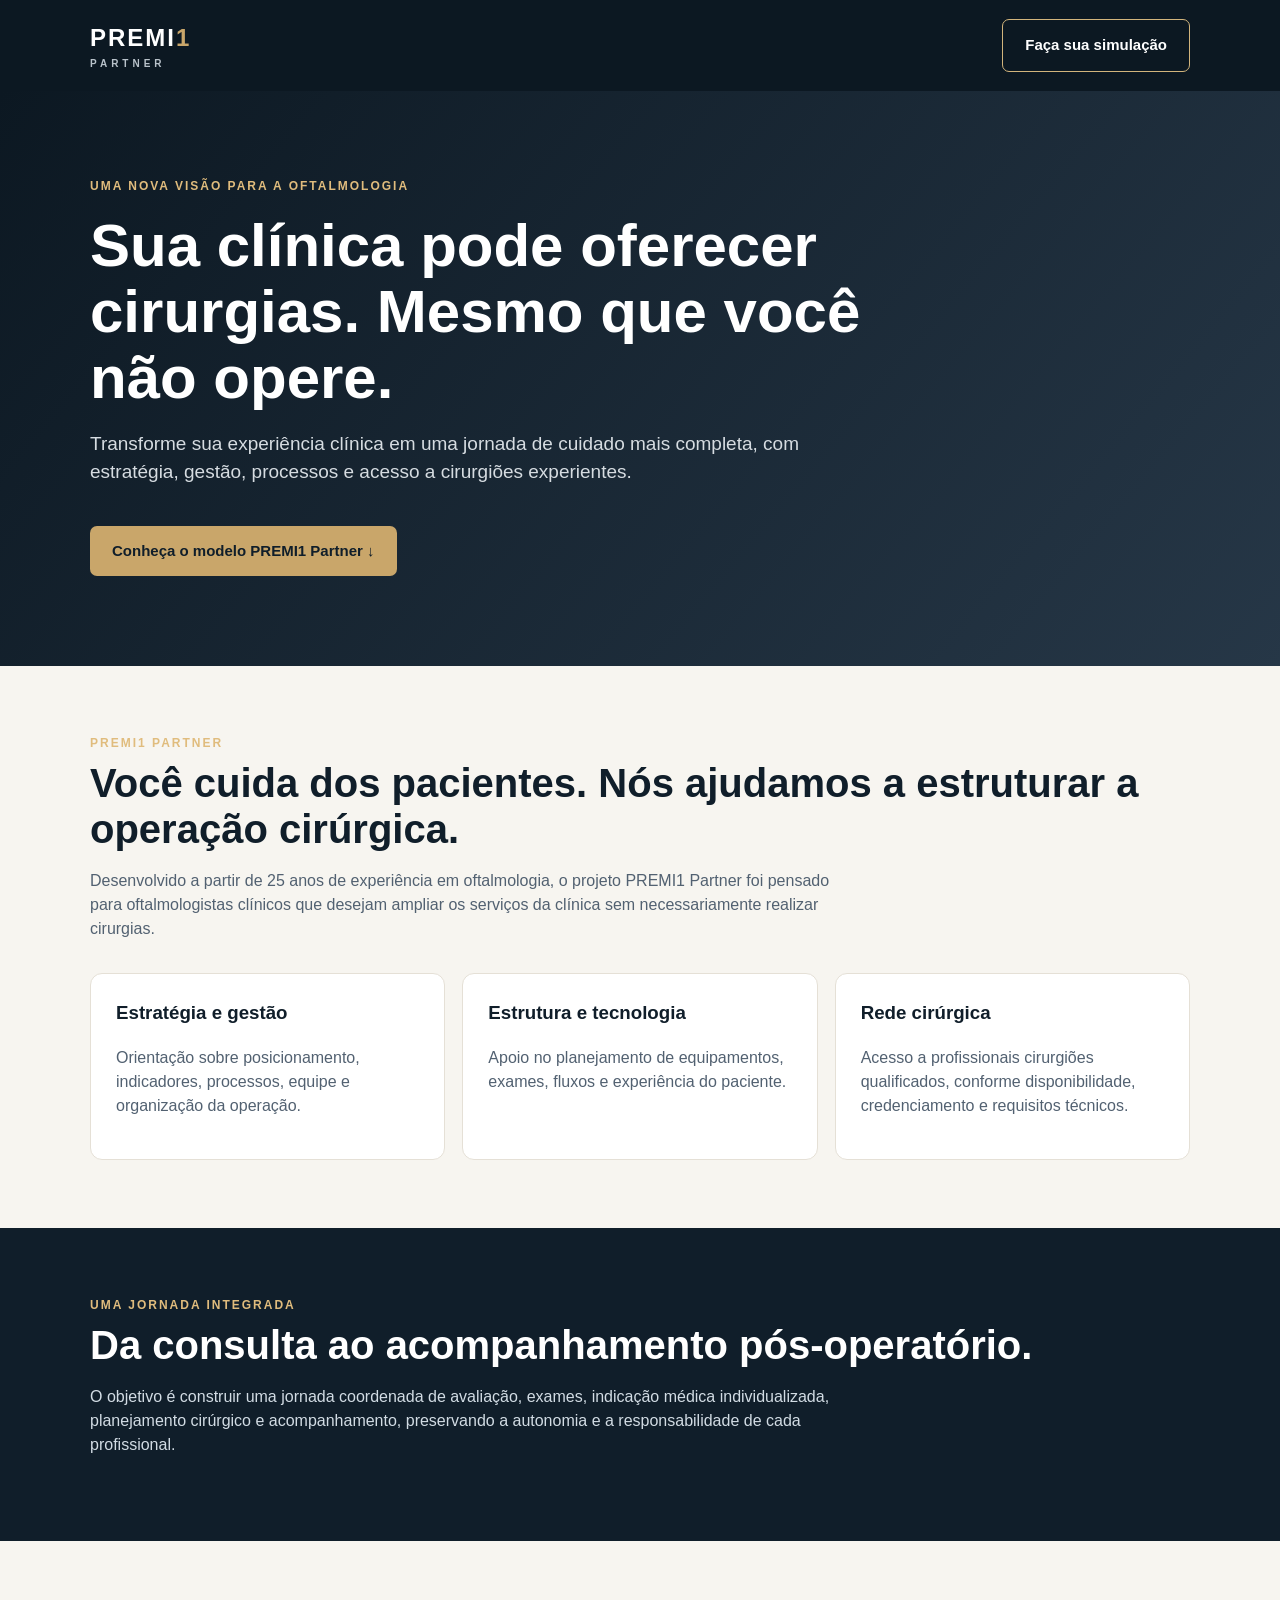
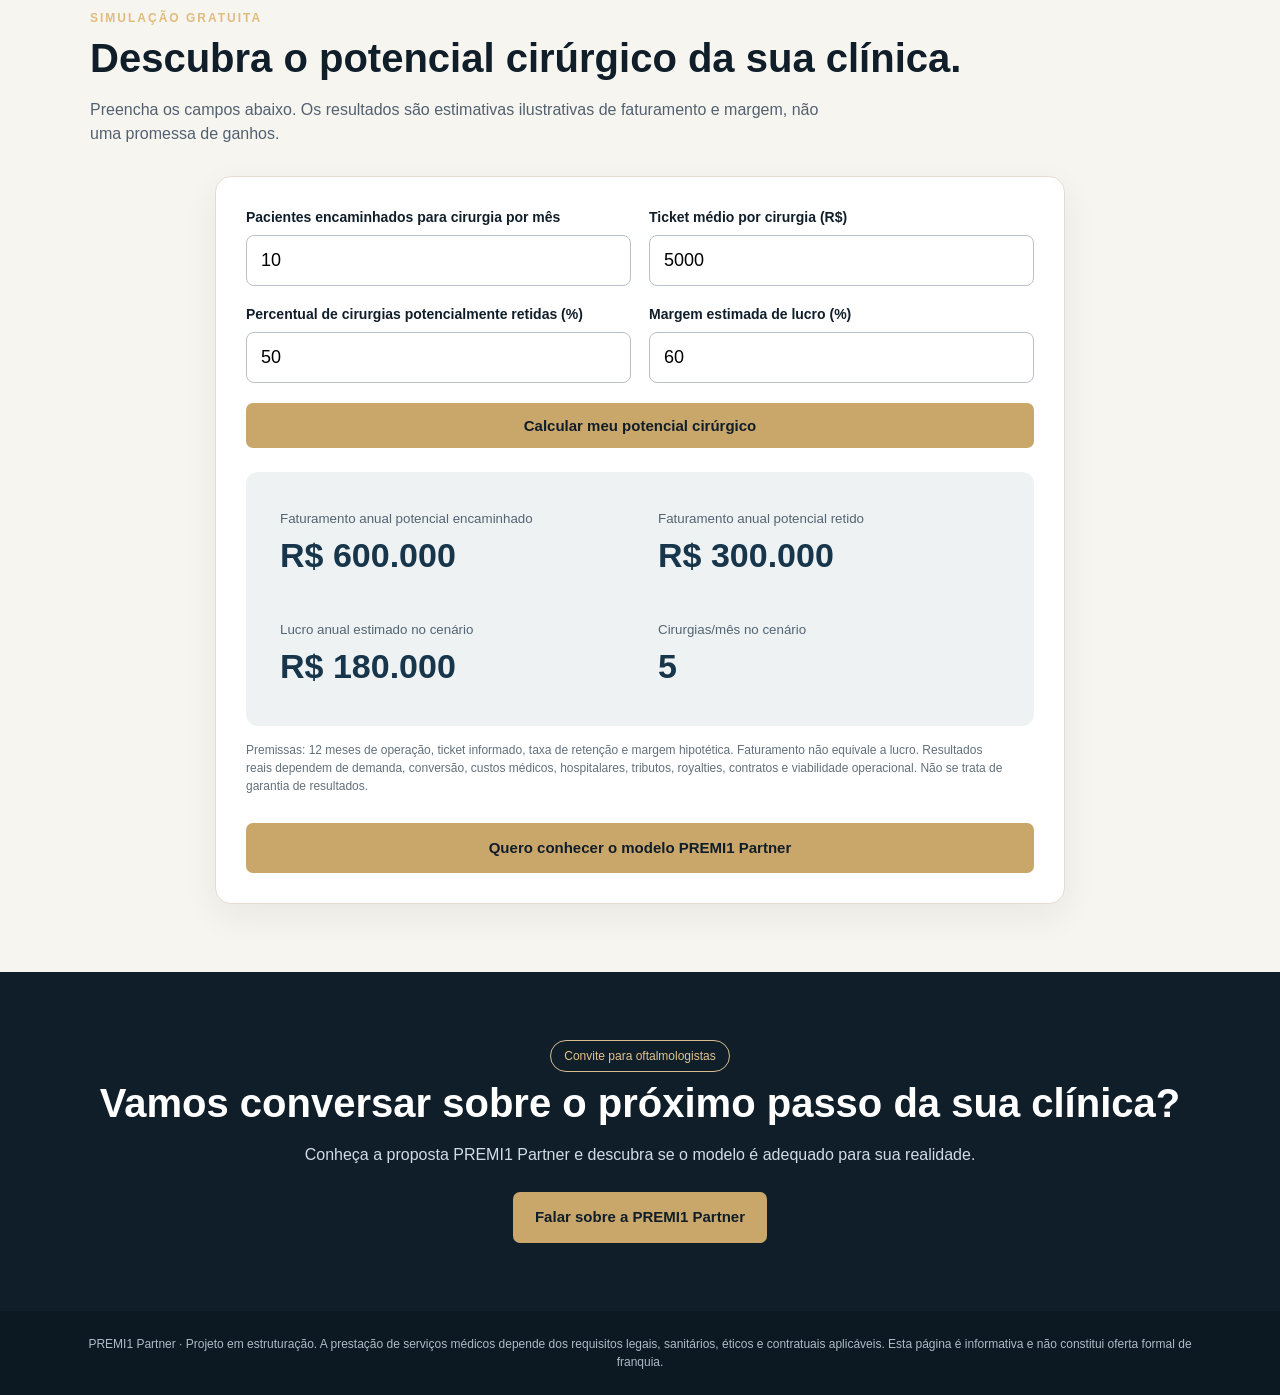
<file: partner/index.html>
<!doctype html><html lang="pt-BR"><head><meta charset="utf-8"><meta name="viewport" content="width=device-width, initial-scale=1"><meta name="description" content="PREMI1 Partner: estratégia, gestão e rede cirúrgica para clínicas oftalmológicas."><title>PREMI1 Partner | Sua clínica, uma nova visão</title><style>:root{--navy:#101e2a;--gold:#c9a66a;--cream:#f7f5f0;--muted:#607080}*{box-sizing:border-box}body{margin:0;font-family:Arial,Helvetica,sans-serif;background:var(--cream);color:var(--navy);line-height:1.5}header{background:#0c1822;color:white;padding:19px max(6%,calc((100% - 1100px)/2));display:flex;align-items:center;justify-content:space-between;gap:18px}.logo{font-size:24px;font-weight:800;letter-spacing:2px}.logo span{color:var(--gold)}.logo small{display:block;font-size:10px;letter-spacing:4px;color:#b9c2ca}.btn{display:inline-block;background:var(--gold);color:#101e2a;padding:14px 22px;border:0;border-radius:7px;font-weight:700;text-decoration:none;cursor:pointer;font-size:15px;text-align:center}.btn:hover{filter:brightness(.96)}.ghost{border:1px solid #d2b47c;background:transparent;color:white}.hero{background:linear-gradient(130deg,#0c1822,#263747);color:white;padding:86px 6% 90px}.wrap{max-width:1100px;margin:auto}.eyebrow{color:#e0bc7d;font-weight:700;letter-spacing:2px;text-transform:uppercase;font-size:12px}.hero h1{font-size:clamp(34px,5vw,60px);max-width:800px;line-height:1.1;margin:18px 0}.hero p{font-size:19px;color:#d6dce1;max-width:720px}.hero .btn{margin-top:20px}section{padding:68px 6%}h2{font-size:clamp(27px,3.4vw,40px);line-height:1.15;margin:8px 0 17px}p{max-width:760px}.cards{display:grid;grid-template-columns:repeat(3,1fr);gap:17px;margin-top:32px}.card{background:white;border:1px solid #e5e0d6;padding:25px;border-radius:12px}.card h3{margin-top:0}.muted{color:#526171}.dark{background:var(--navy);color:white}.dark p{color:#d2dce4}.calc{background:white;border:1px solid #e3ddd1;border-radius:16px;padding:30px;max-width:850px;margin:30px auto 0;box-shadow:0 12px 35px #0b1a2410}.fields{display:grid;grid-template-columns:repeat(2,1fr);gap:18px}.field label{display:block;font-weight:700;font-size:14px;margin-bottom:7px}.field input{width:100%;padding:14px;border:1px solid #b8c1c9;border-radius:8px;font-size:18px}.result{margin-top:24px;background:#eef2f3;border-radius:12px;padding:24px}.results{display:grid;grid-template-columns:repeat(2,1fr);gap:16px}.metric{padding:10px}.metric strong{display:block;font-size:clamp(24px,4vw,34px);color:#17364b;overflow-wrap:anywhere}.metric small{color:#536473}.notice{font-size:12px;color:#62707b;margin-top:15px}.cta{text-align:center}.cta p{margin:0 auto 25px}.footer{padding:24px 6%;background:#0c1822;color:#aebbc6;text-align:center;font-size:12px}.tag{display:inline-block;border:1px solid #d9bc8d;border-radius:30px;padding:6px 13px;color:#e3c38c;font-size:12px}.invalid{color:#9a2e27;font-size:13px;margin-top:12px;display:none}@media(max-width:700px){header{padding:16px 5%}header .btn{font-size:12px;padding:11px 12px}.hero{padding:65px 6%}.cards,.fields,.results{grid-template-columns:1fr}section{padding:48px 6%}.calc{padding:20px}.metric{padding:4px}}</style></head><body><header><div class="logo">PREMI<span>1</span><small>PARTNER</small></div><a class="btn ghost" href="#simulador">Faça sua simulação</a></header><main><div class="hero"><div class="wrap"><div class="eyebrow">Uma nova visão para a oftalmologia</div><h1>Sua clínica pode oferecer cirurgias. Mesmo que você não opere.</h1><p>Transforme sua experiência clínica em uma jornada de cuidado mais completa, com estratégia, gestão, processos e acesso a cirurgiões experientes.</p><a class="btn" href="#modelo">Conheça o modelo PREMI1 Partner ↓</a></div></div><section id="modelo"><div class="wrap"><div class="eyebrow">PREMI1 Partner</div><h2>Você cuida dos pacientes. Nós ajudamos a estruturar a operação cirúrgica.</h2><p class="muted">Desenvolvido a partir de 25 anos de experiência em oftalmologia, o projeto PREMI1 Partner foi pensado para oftalmologistas clínicos que desejam ampliar os serviços da clínica sem necessariamente realizar cirurgias.</p><div class="cards"><div class="card"><h3>Estratégia e gestão</h3><p class="muted">Orientação sobre posicionamento, indicadores, processos, equipe e organização da operação.</p></div><div class="card"><h3>Estrutura e tecnologia</h3><p class="muted">Apoio no planejamento de equipamentos, exames, fluxos e experiência do paciente.</p></div><div class="card"><h3>Rede cirúrgica</h3><p class="muted">Acesso a profissionais cirurgiões qualificados, conforme disponibilidade, credenciamento e requisitos técnicos.</p></div></div></div></section><section class="dark"><div class="wrap"><div class="eyebrow">Uma jornada integrada</div><h2>Da consulta ao acompanhamento pós-operatório.</h2><p>O objetivo é construir uma jornada coordenada de avaliação, exames, indicação médica individualizada, planejamento cirúrgico e acompanhamento, preservando a autonomia e a responsabilidade de cada profissional.</p></div></section><section id="simulador"><div class="wrap"><div class="eyebrow">Simulação gratuita</div><h2>Descubra o potencial cirúrgico da sua clínica.</h2><p class="muted">Preencha os campos abaixo. Os resultados são estimativas ilustrativas de faturamento e margem, não uma promessa de ganhos.</p><div class="calc"><div class="fields"><div class="field"><label for="enc">Pacientes encaminhados para cirurgia por mês</label><input id="enc" type="number" min="0" max="10000" step="1" value="10"></div><div class="field"><label for="ticket">Ticket médio por cirurgia (R$)</label><input id="ticket" type="number" min="0" max="1000000" step="100" value="5000"></div><div class="field"><label for="ret">Percentual de cirurgias potencialmente retidas (%)</label><input id="ret" type="number" min="0" max="100" step="1" value="50"></div><div class="field"><label for="margin">Margem estimada de lucro (%)</label><input id="margin" type="number" min="0" max="100" step="1" value="60"></div></div><button type="button" class="btn" id="calculate" style="margin-top:20px;width:100%">Calcular meu potencial cirúrgico</button><div class="invalid" id="error" role="alert">Confira os valores informados: use números dentro dos limites indicados.</div><div class="result" aria-live="polite"><div class="results"><div class="metric"><small>Faturamento anual potencial encaminhado</small><strong id="total">R$ 600.000</strong></div><div class="metric"><small>Faturamento anual potencial retido</small><strong id="revenue">R$ 300.000</strong></div><div class="metric"><small>Lucro anual estimado no cenário</small><strong id="profit">R$ 180.000</strong></div><div class="metric"><small>Cirurgias/mês no cenário</small><strong id="surgeries">5</strong></div></div></div><p class="notice">Premissas: 12 meses de operação, ticket informado, taxa de retenção e margem hipotética. Faturamento não equivale a lucro. Resultados reais dependem de demanda, conversão, custos médicos, hospitalares, tributos, royalties, contratos e viabilidade operacional. Não se trata de garantia de resultados.</p><a id="wa-calc" class="btn" style="margin-top:16px;width:100%" href="https://wa.me/5511944815191" target="_blank" rel="noopener noreferrer">Quero conhecer o modelo PREMI1 Partner</a></div></div></section><section class="dark cta"><div class="wrap"><span class="tag">Convite para oftalmologistas</span><h2>Vamos conversar sobre o próximo passo da sua clínica?</h2><p>Conheça a proposta PREMI1 Partner e descubra se o modelo é adequado para sua realidade.</p><a class="btn" id="wa-final" href="https://wa.me/5511944815191" target="_blank" rel="noopener noreferrer">Falar sobre a PREMI1 Partner</a></div></section></main><div class="footer">PREMI1 Partner · Projeto em estruturação. A prestação de serviços médicos depende dos requisitos legais, sanitários, éticos e contratuais aplicáveis. Esta página é informativa e não constitui oferta formal de franquia.</div><script>
(function () {
  "use strict";
  var phone = "5511944815191";
  var ids = ["enc", "ticket", "ret", "margin"];
  function el(id) { return document.getElementById(id); }
  function brl(value) {
    return new Intl.NumberFormat("pt-BR", {style:"currency",currency:"BRL",maximumFractionDigits:0}).format(value);
  }
  function number(value) {
    return new Intl.NumberFormat("pt-BR", {maximumFractionDigits:1}).format(value);
  }
  function wa(text) {
    return "https://wa.me/" + phone + "?text=" + encodeURIComponent(text);
  }
  var standard = "Olá! Sou médico(a) oftalmologista e gostaria de conhecer a PREMI1 Partner. Quero saber como funciona o modelo de gestão, estrutura e suporte cirúrgico para minha clínica.";
  function calculate() {
    var data = {};
    var valid = true;
    ids.forEach(function (id) {
      var input = el(id);
      var raw = input.value.trim().replace(",", ".");
      var value = Number(raw);
      if (raw === "" || !Number.isFinite(value) || value < 0 || value > Number(input.max)) valid = false;
      data[id] = value;
    });
    if (!Number.isInteger(data.enc)) valid = false;
    el("error").style.display = valid ? "none" : "block";
    if (!valid) {
      ["total", "revenue", "profit", "surgeries"].forEach(function (id) { el(id).textContent = "—"; });
      el("wa-calc").href = wa(standard);
      return;
    }
    var total = data.enc * data.ticket * 12;
    var revenue = total * data.ret / 100;
    var profit = revenue * data.margin / 100;
    var surgeries = data.enc * data.ret / 100;
    el("total").textContent = brl(total);
    el("revenue").textContent = brl(revenue);
    el("profit").textContent = brl(profit);
    el("surgeries").textContent = number(surgeries);
    var message = "Olá! Sou médico(a) oftalmologista e gostaria de conhecer a PREMI1 Partner.\n\n" +
      "Minha simulação:\n" +
      "Pacientes encaminhados/mês: " + data.enc + "\n" +
      "Ticket médio: " + brl(data.ticket) + "\n" +
      "Retenção simulada: " + data.ret + "%\n" +
      "Margem estimada: " + data.margin + "%\n" +
      "Faturamento potencial retido/ano: " + brl(revenue) + "\n" +
      "Lucro estimado/ano: " + brl(profit) + "\n\n" +
      "Gostaria de conversar sobre o modelo PREMI1 Partner.";
    el("wa-calc").href = wa(message);
  }
  ids.forEach(function (id) {
    el(id).addEventListener("input", calculate);
    el(id).addEventListener("change", calculate);
  });
  el("calculate").addEventListener("click", calculate);
  el("wa-final").href = wa(standard);
  calculate();
})();
</script></body></html>
</file>
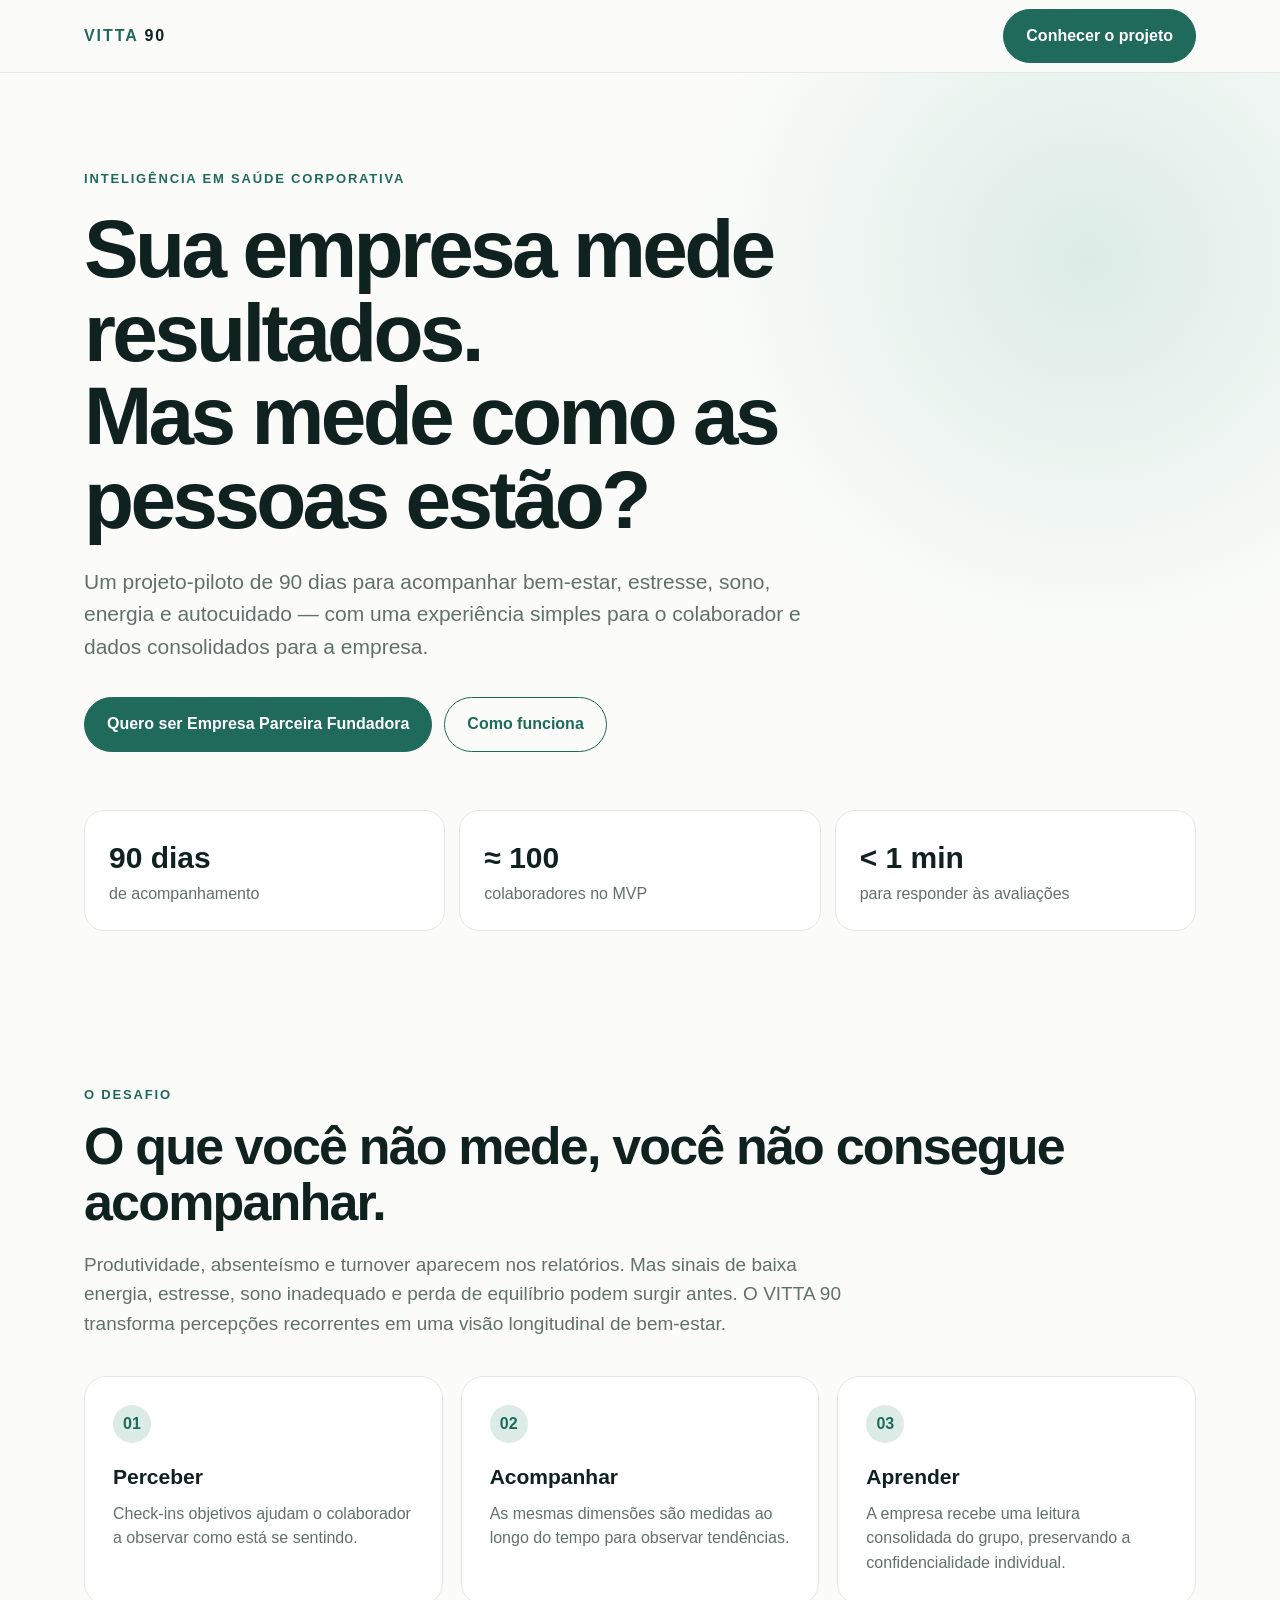
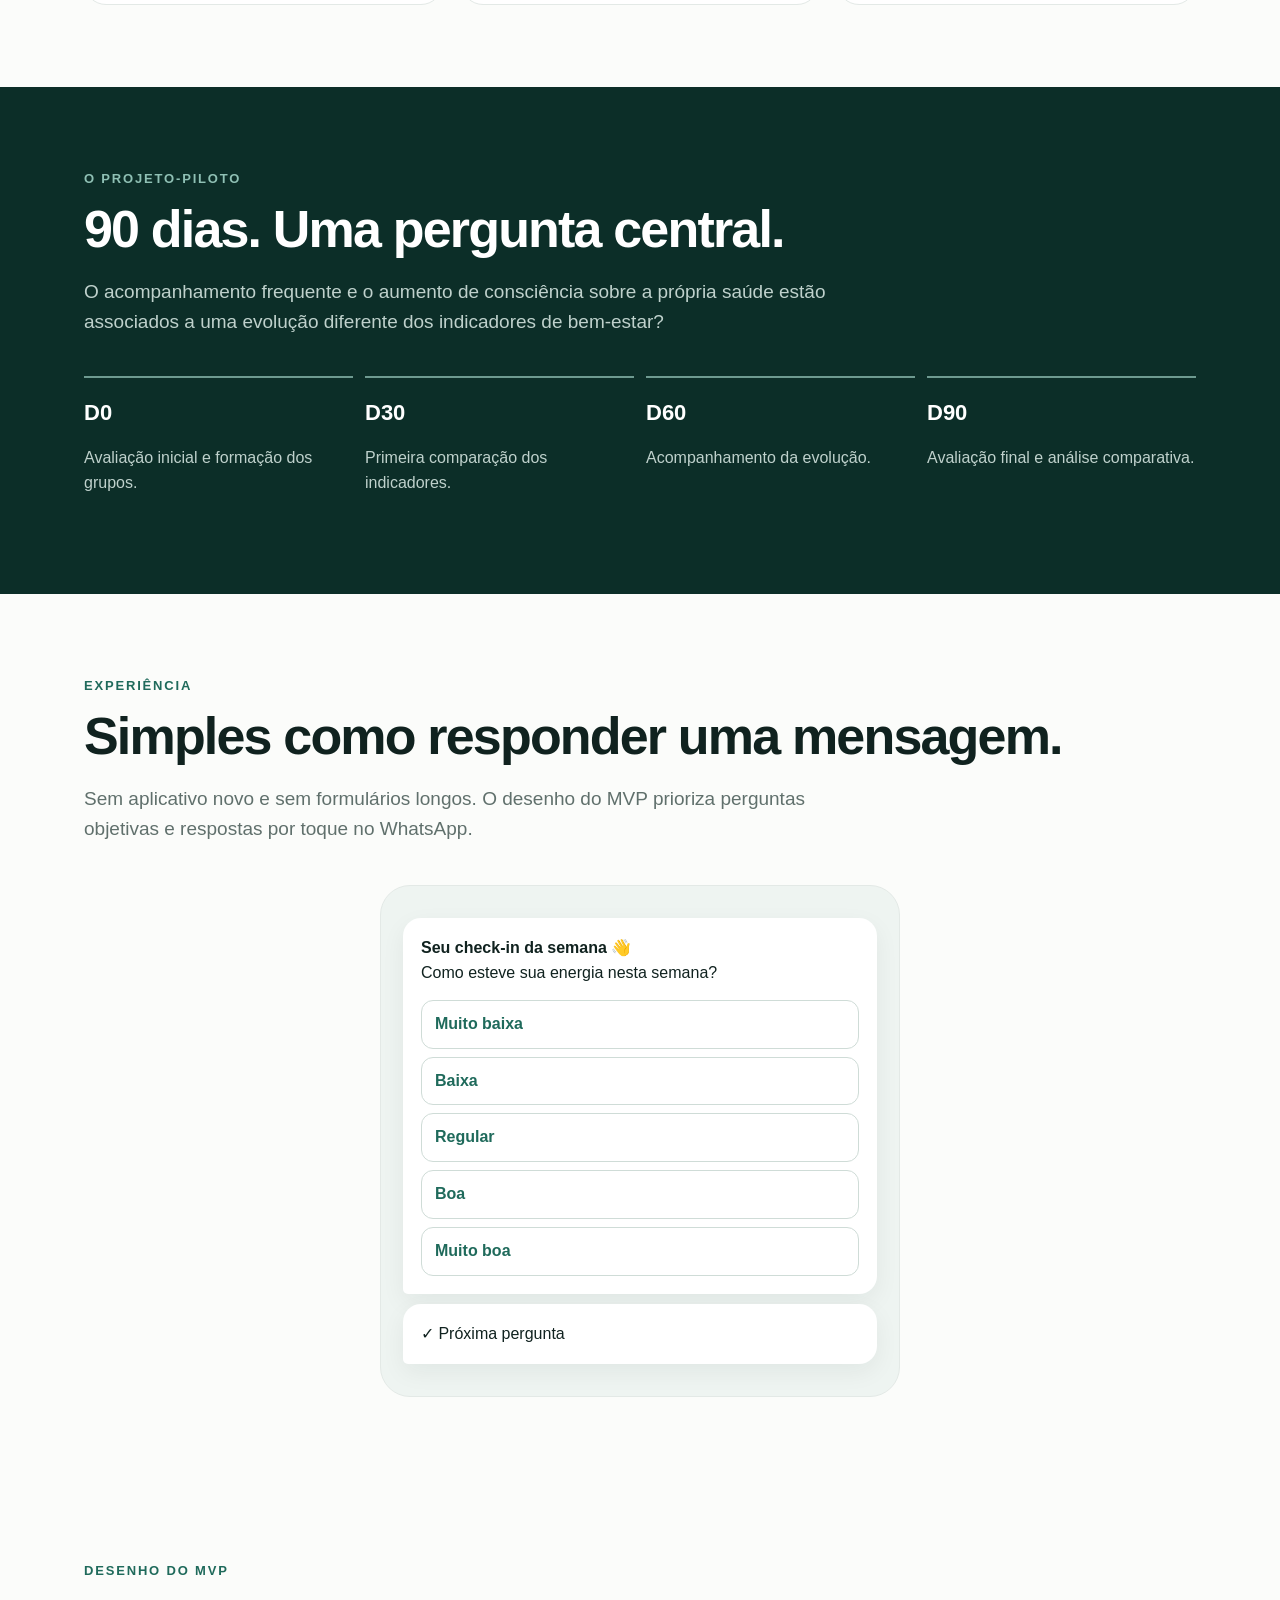
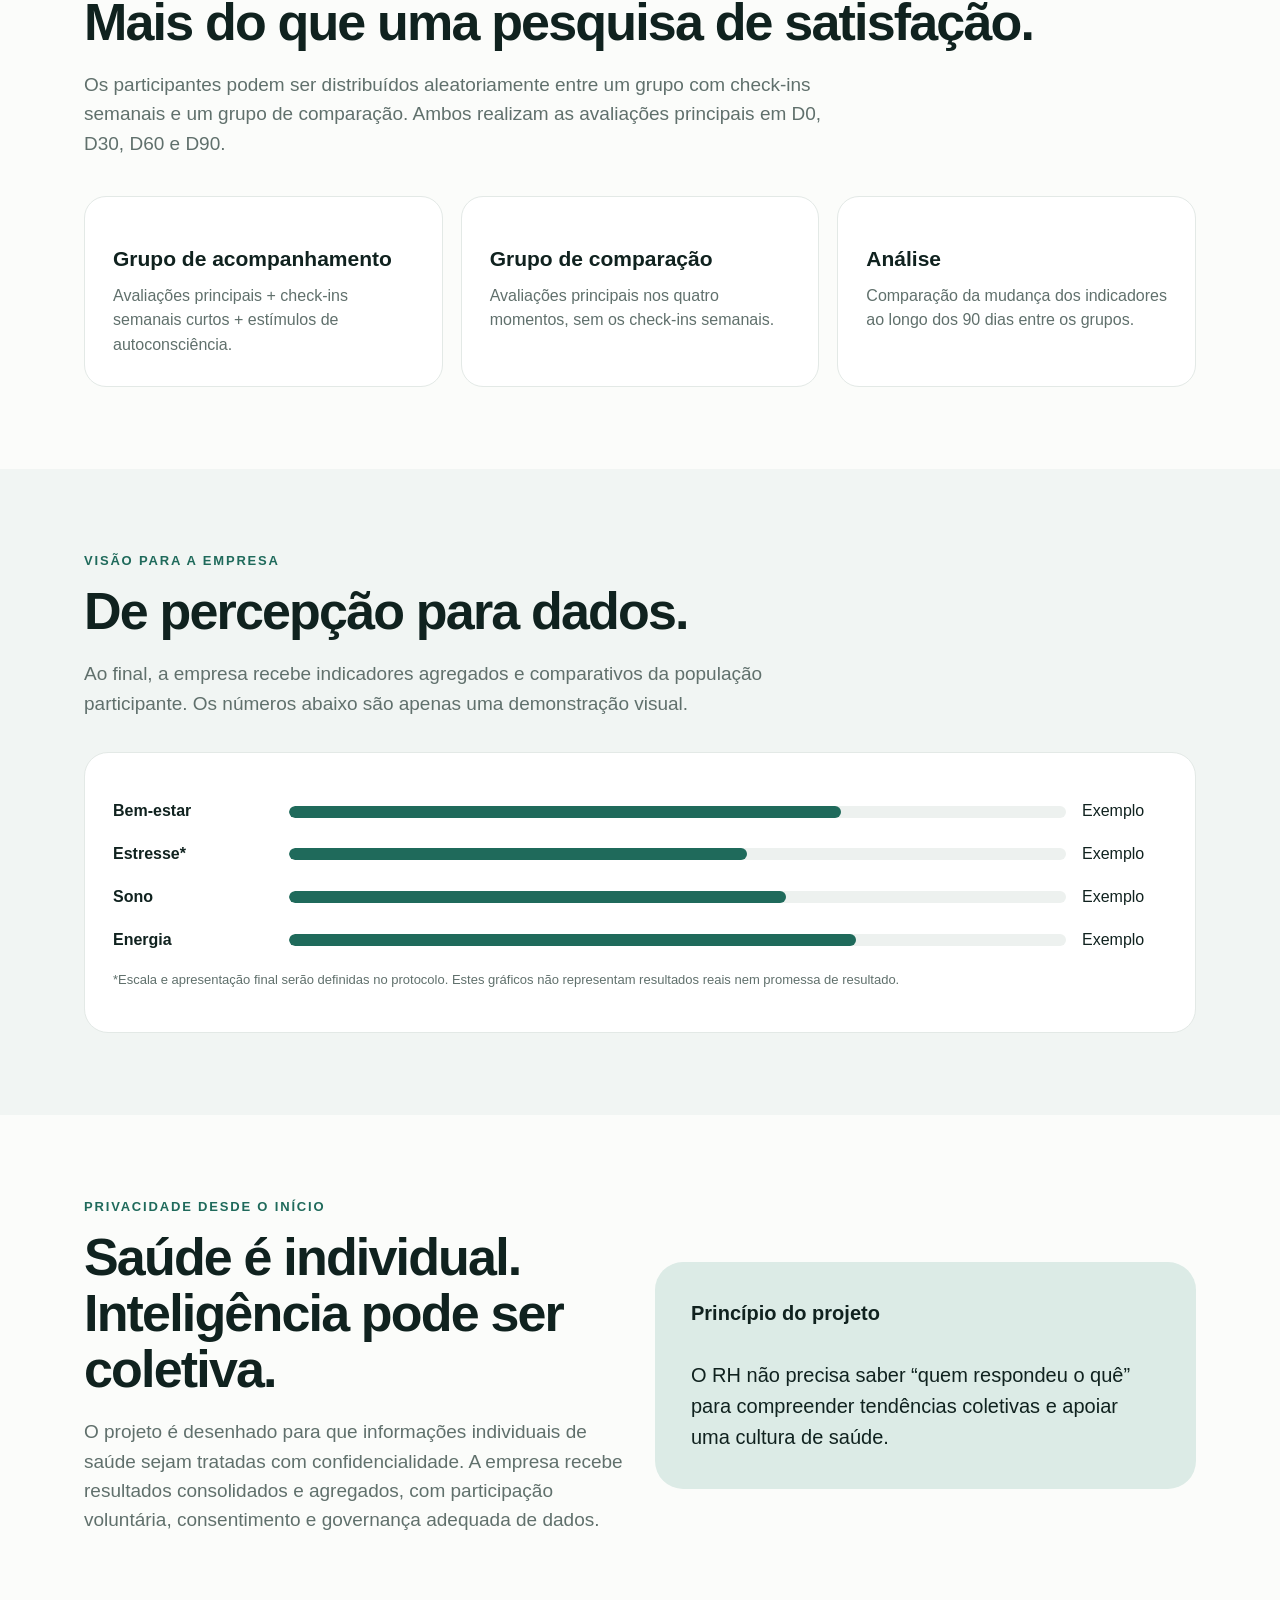
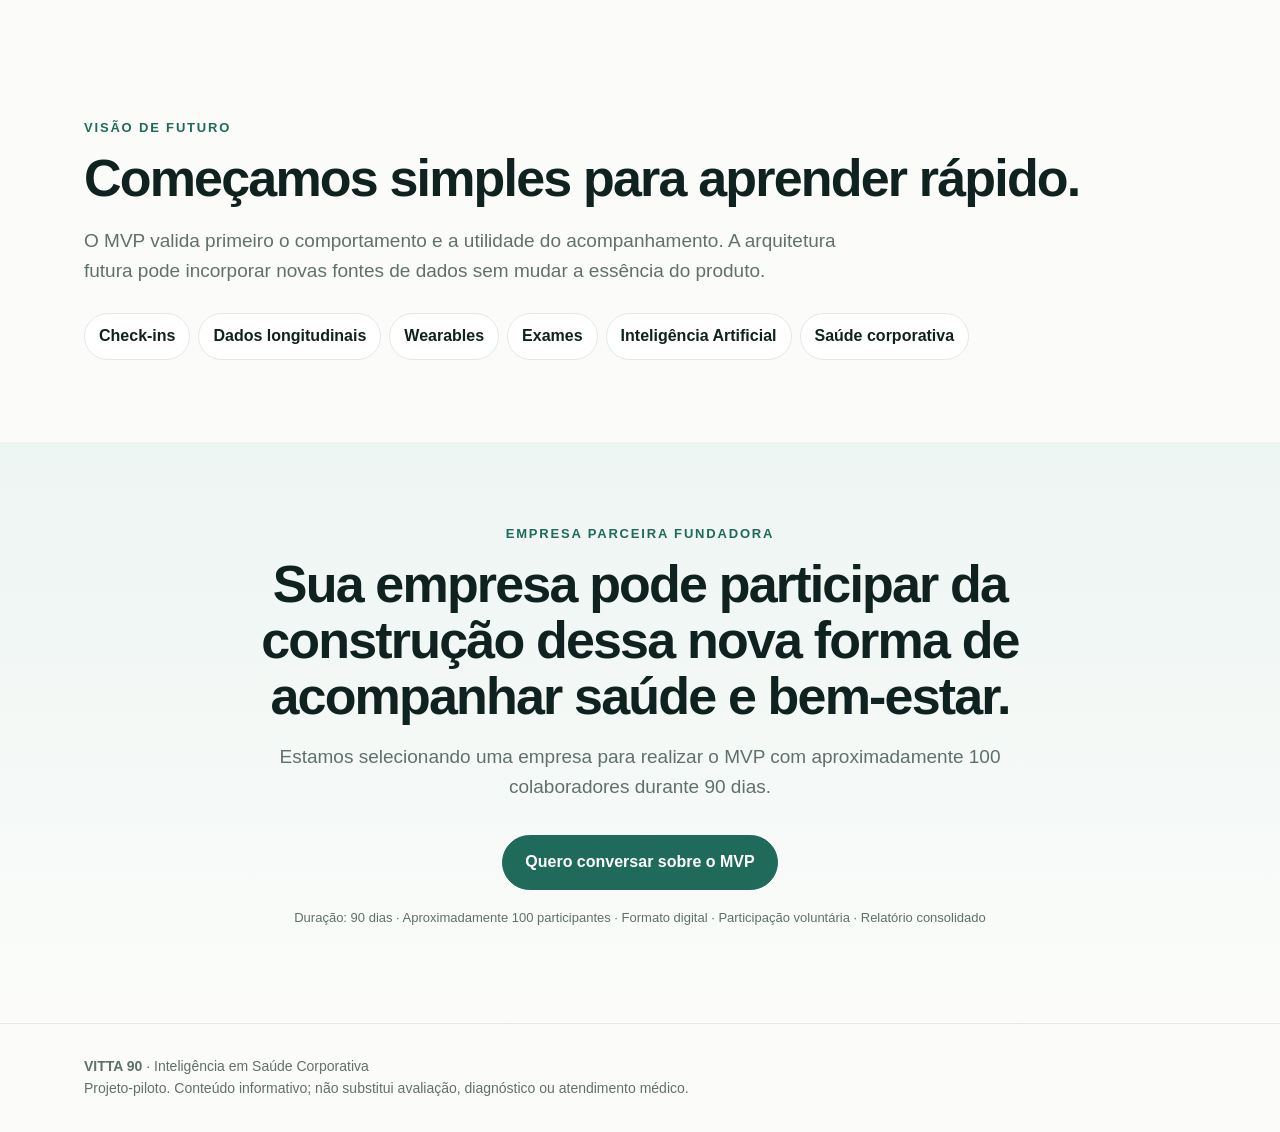
<file: vitta90/index.html>
<!doctype html>
<html lang="pt-BR">
<head>
<meta charset="utf-8">
<meta name="viewport" content="width=device-width, initial-scale=1">
<title>VITTA 90 | Inteligência em Saúde Corporativa</title>
<meta name="description" content="Projeto-piloto de 90 dias para acompanhar saúde e bem-estar corporativo com simplicidade, confidencialidade e dados.">
<style>
:root{
  --ink:#10221f; --muted:#60706c; --paper:#fbfcfa; --card:#ffffff;
  --accent:#1f6a5b; --accent2:#dcebe6; --line:#e3e9e6; --dark:#0c2e28;
}
*{box-sizing:border-box}
html{scroll-behavior:smooth}
body{margin:0;font-family:Inter,ui-sans-serif,-apple-system,BlinkMacSystemFont,"Segoe UI",Arial,sans-serif;color:var(--ink);background:var(--paper);line-height:1.55}
.wrap{max-width:1160px;margin:auto;padding:0 24px}
nav{position:sticky;top:0;z-index:10;background:rgba(251,252,250,.92);backdrop-filter:blur(12px);border-bottom:1px solid var(--line)}
.nav{height:72px;display:flex;align-items:center;justify-content:space-between}
.brand{font-weight:800;letter-spacing:.12em}.brand span{color:var(--accent)}
a{text-decoration:none;color:inherit}
.btn{display:inline-block;padding:14px 22px;border-radius:999px;background:var(--accent);color:white;font-weight:700;border:1px solid var(--accent)}
.btn.secondary{background:transparent;color:var(--accent)}
.hero{padding:96px 0 72px;background:radial-gradient(circle at 85% 20%,#dcebe6 0,transparent 30%)}
.eyebrow{font-size:13px;text-transform:uppercase;letter-spacing:.14em;font-weight:800;color:var(--accent)}
h1{font-size:clamp(44px,7vw,82px);line-height:1.02;letter-spacing:-.045em;margin:18px 0 24px;max-width:920px}
.lead{font-size:21px;color:var(--muted);max-width:760px}
.hero-actions{display:flex;gap:12px;flex-wrap:wrap;margin-top:34px}
.stats{display:grid;grid-template-columns:repeat(3,1fr);gap:14px;margin-top:58px}
.stat{background:var(--card);border:1px solid var(--line);border-radius:20px;padding:24px}
.stat b{font-size:30px;display:block}.stat span{color:var(--muted)}
section{padding:82px 0}
h2{font-size:clamp(32px,5vw,52px);line-height:1.08;letter-spacing:-.035em;margin:12px 0 20px}
.sub{font-size:19px;color:var(--muted);max-width:760px}
.grid{display:grid;grid-template-columns:repeat(3,1fr);gap:18px;margin-top:38px}
.card{background:var(--card);border:1px solid var(--line);border-radius:22px;padding:28px}
.card .num{width:38px;height:38px;border-radius:50%;display:grid;place-items:center;background:var(--accent2);color:var(--accent);font-weight:800}
.card h3{font-size:21px;margin:18px 0 8px}.card p{color:var(--muted);margin:0}
.band{background:var(--dark);color:white}.band .sub{color:#bfd1cc}
.timeline{display:grid;grid-template-columns:repeat(4,1fr);gap:12px;margin-top:40px}
.step{border-top:2px solid #6e9a90;padding-top:18px}.step b{font-size:22px}.step p{color:#bfd1cc}
.phone{max-width:520px;margin:42px auto 0;background:#eef4f1;border:1px solid var(--line);border-radius:30px;padding:22px}
.bubble{background:white;border-radius:18px 18px 18px 5px;padding:18px;margin:10px 0;box-shadow:0 8px 25px rgba(16,34,31,.06)}
.options{display:grid;gap:8px;margin-top:14px}.option{border:1px solid #cfdcd7;border-radius:12px;padding:11px 13px;color:var(--accent);font-weight:650}
.chart{margin-top:34px;background:white;border:1px solid var(--line);border-radius:24px;padding:28px}
.metric{display:grid;grid-template-columns:160px 1fr 85px;align-items:center;gap:16px;margin:18px 0}
.track{height:12px;background:#edf1ef;border-radius:99px;overflow:hidden}.fill{height:100%;background:var(--accent);border-radius:99px}
.note{font-size:13px;color:var(--muted);margin-top:18px}
.privacy{display:grid;grid-template-columns:1fr 1fr;gap:30px;align-items:center}
.shield{background:var(--accent2);border-radius:28px;padding:36px;font-size:20px}
.future{display:flex;flex-wrap:wrap;gap:8px;margin-top:28px}.pill{padding:10px 14px;border-radius:999px;border:1px solid var(--line);background:white;font-weight:650}
.cta{text-align:center;background:linear-gradient(180deg,#edf5f2,#fbfcfa)}
.cta h2{max-width:760px;margin:12px auto 18px}.cta .sub{margin:auto}
footer{padding:32px 0;border-top:1px solid var(--line);color:var(--muted);font-size:14px}
@media(max-width:760px){
 .stats,.grid,.timeline,.privacy{grid-template-columns:1fr}
 .hero{padding-top:62px}.metric{grid-template-columns:95px 1fr 55px}
 nav .btn{padding:10px 14px;font-size:13px}
}
</style>
</head>
<body>
<nav><div class="wrap nav"><a class="brand" href="#"><span>VITTA</span> 90</a><a class="btn" href="https://api.whatsapp.com/send/?phone=5511944815191&amp;text=Ol%C3%A1%2C+Alex%21+Gostaria+de+conhecer+melhor+o+projeto+VITTA+90.&amp;type=phone_number&amp;app_absent=0" target="_blank" rel="noopener">Conhecer o projeto</a></div></nav>

<header class="hero">
<div class="wrap">
<div class="eyebrow">Inteligência em Saúde Corporativa</div>
<h1>Sua empresa mede resultados.<br>Mas mede como as pessoas estão?</h1>
<p class="lead">Um projeto-piloto de 90 dias para acompanhar bem-estar, estresse, sono, energia e autocuidado — com uma experiência simples para o colaborador e dados consolidados para a empresa.</p>
<div class="hero-actions"><a class="btn" href="#participar">Quero ser Empresa Parceira Fundadora</a><a class="btn secondary" href="#como">Como funciona</a></div>
<div class="stats">
<div class="stat"><b>90 dias</b><span>de acompanhamento</span></div>
<div class="stat"><b>≈ 100</b><span>colaboradores no MVP</span></div>
<div class="stat"><b>&lt; 1 min</b><span>para responder às avaliações</span></div>
</div>
</div>
</header>

<section>
<div class="wrap">
<div class="eyebrow">O desafio</div>
<h2>O que você não mede, você não consegue acompanhar.</h2>
<p class="sub">Produtividade, absenteísmo e turnover aparecem nos relatórios. Mas sinais de baixa energia, estresse, sono inadequado e perda de equilíbrio podem surgir antes. O VITTA 90 transforma percepções recorrentes em uma visão longitudinal de bem-estar.</p>
<div class="grid">
<div class="card"><div class="num">01</div><h3>Perceber</h3><p>Check-ins objetivos ajudam o colaborador a observar como está se sentindo.</p></div>
<div class="card"><div class="num">02</div><h3>Acompanhar</h3><p>As mesmas dimensões são medidas ao longo do tempo para observar tendências.</p></div>
<div class="card"><div class="num">03</div><h3>Aprender</h3><p>A empresa recebe uma leitura consolidada do grupo, preservando a confidencialidade individual.</p></div>
</div>
</div>
</section>

<section id="como" class="band">
<div class="wrap">
<div class="eyebrow" style="color:#8fc0b4">O projeto-piloto</div>
<h2>90 dias. Uma pergunta central.</h2>
<p class="sub">O acompanhamento frequente e o aumento de consciência sobre a própria saúde estão associados a uma evolução diferente dos indicadores de bem-estar?</p>
<div class="timeline">
<div class="step"><b>D0</b><p>Avaliação inicial e formação dos grupos.</p></div>
<div class="step"><b>D30</b><p>Primeira comparação dos indicadores.</p></div>
<div class="step"><b>D60</b><p>Acompanhamento da evolução.</p></div>
<div class="step"><b>D90</b><p>Avaliação final e análise comparativa.</p></div>
</div>
</div>
</section>

<section>
<div class="wrap">
<div class="eyebrow">Experiência</div>
<h2>Simples como responder uma mensagem.</h2>
<p class="sub">Sem aplicativo novo e sem formulários longos. O desenho do MVP prioriza perguntas objetivas e respostas por toque no WhatsApp.</p>
<div class="phone">
<div class="bubble"><b>Seu check-in da semana 👋</b><br>Como esteve sua energia nesta semana?
<div class="options"><div class="option">Muito baixa</div><div class="option">Baixa</div><div class="option">Regular</div><div class="option">Boa</div><div class="option">Muito boa</div></div>
</div>
<div class="bubble">✓ Próxima pergunta</div>
</div>
</div>
</section>

<section>
<div class="wrap">
<div class="eyebrow">Desenho do MVP</div>
<h2>Mais do que uma pesquisa de satisfação.</h2>
<p class="sub">Os participantes podem ser distribuídos aleatoriamente entre um grupo com check-ins semanais e um grupo de comparação. Ambos realizam as avaliações principais em D0, D30, D60 e D90.</p>
<div class="grid">
<div class="card"><h3>Grupo de acompanhamento</h3><p>Avaliações principais + check-ins semanais curtos + estímulos de autoconsciência.</p></div>
<div class="card"><h3>Grupo de comparação</h3><p>Avaliações principais nos quatro momentos, sem os check-ins semanais.</p></div>
<div class="card"><h3>Análise</h3><p>Comparação da mudança dos indicadores ao longo dos 90 dias entre os grupos.</p></div>
</div>
</div>
</section>

<section style="background:#f1f5f3">
<div class="wrap">
<div class="eyebrow">Visão para a empresa</div>
<h2>De percepção para dados.</h2>
<p class="sub">Ao final, a empresa recebe indicadores agregados e comparativos da população participante. Os números abaixo são apenas uma demonstração visual.</p>
<div class="chart">
<div class="metric"><b>Bem-estar</b><div class="track"><div class="fill" style="width:71%"></div></div><span>Exemplo</span></div>
<div class="metric"><b>Estresse*</b><div class="track"><div class="fill" style="width:59%"></div></div><span>Exemplo</span></div>
<div class="metric"><b>Sono</b><div class="track"><div class="fill" style="width:64%"></div></div><span>Exemplo</span></div>
<div class="metric"><b>Energia</b><div class="track"><div class="fill" style="width:73%"></div></div><span>Exemplo</span></div>
<p class="note">*Escala e apresentação final serão definidas no protocolo. Estes gráficos não representam resultados reais nem promessa de resultado.</p>
</div>
</div>
</section>

<section>
<div class="wrap privacy">
<div>
<div class="eyebrow">Privacidade desde o início</div>
<h2>Saúde é individual. Inteligência pode ser coletiva.</h2>
<p class="sub">O projeto é desenhado para que informações individuais de saúde sejam tratadas com confidencialidade. A empresa recebe resultados consolidados e agregados, com participação voluntária, consentimento e governança adequada de dados.</p>
</div>
<div class="shield"><b>Princípio do projeto</b><br><br>O RH não precisa saber “quem respondeu o quê” para compreender tendências coletivas e apoiar uma cultura de saúde.</div>
</div>
</section>

<section>
<div class="wrap">
<div class="eyebrow">Visão de futuro</div>
<h2>Começamos simples para aprender rápido.</h2>
<p class="sub">O MVP valida primeiro o comportamento e a utilidade do acompanhamento. A arquitetura futura pode incorporar novas fontes de dados sem mudar a essência do produto.</p>
<div class="future"><span class="pill">Check-ins</span><span class="pill">Dados longitudinais</span><span class="pill">Wearables</span><span class="pill">Exames</span><span class="pill">Inteligência Artificial</span><span class="pill">Saúde corporativa</span></div>
</div>
</section>

<section id="participar" class="cta">
<div class="wrap">
<div class="eyebrow">Empresa Parceira Fundadora</div>
<h2>Sua empresa pode participar da construção dessa nova forma de acompanhar saúde e bem-estar.</h2>
<p class="sub">Estamos selecionando uma empresa para realizar o MVP com aproximadamente 100 colaboradores durante 90 dias.</p>
<div class="hero-actions" style="justify-content:center"><a class="btn" href="https://wa.me/5511944815191?text=Ol%C3%A1%2C%20Alex%21%20Gostaria%20de%20conhecer%20melhor%20o%20projeto%20VITTA%2090." target="_blank" rel="noopener">Quero conversar sobre o MVP</a></div>
<p class="note">Duração: 90 dias · Aproximadamente 100 participantes · Formato digital · Participação voluntária · Relatório consolidado</p>
</div>
</section>

<footer><div class="wrap"><b>VITTA 90</b> · Inteligência em Saúde Corporativa<br>Projeto-piloto. Conteúdo informativo; não substitui avaliação, diagnóstico ou atendimento médico.</div></footer>
</body>
</html>
</file>
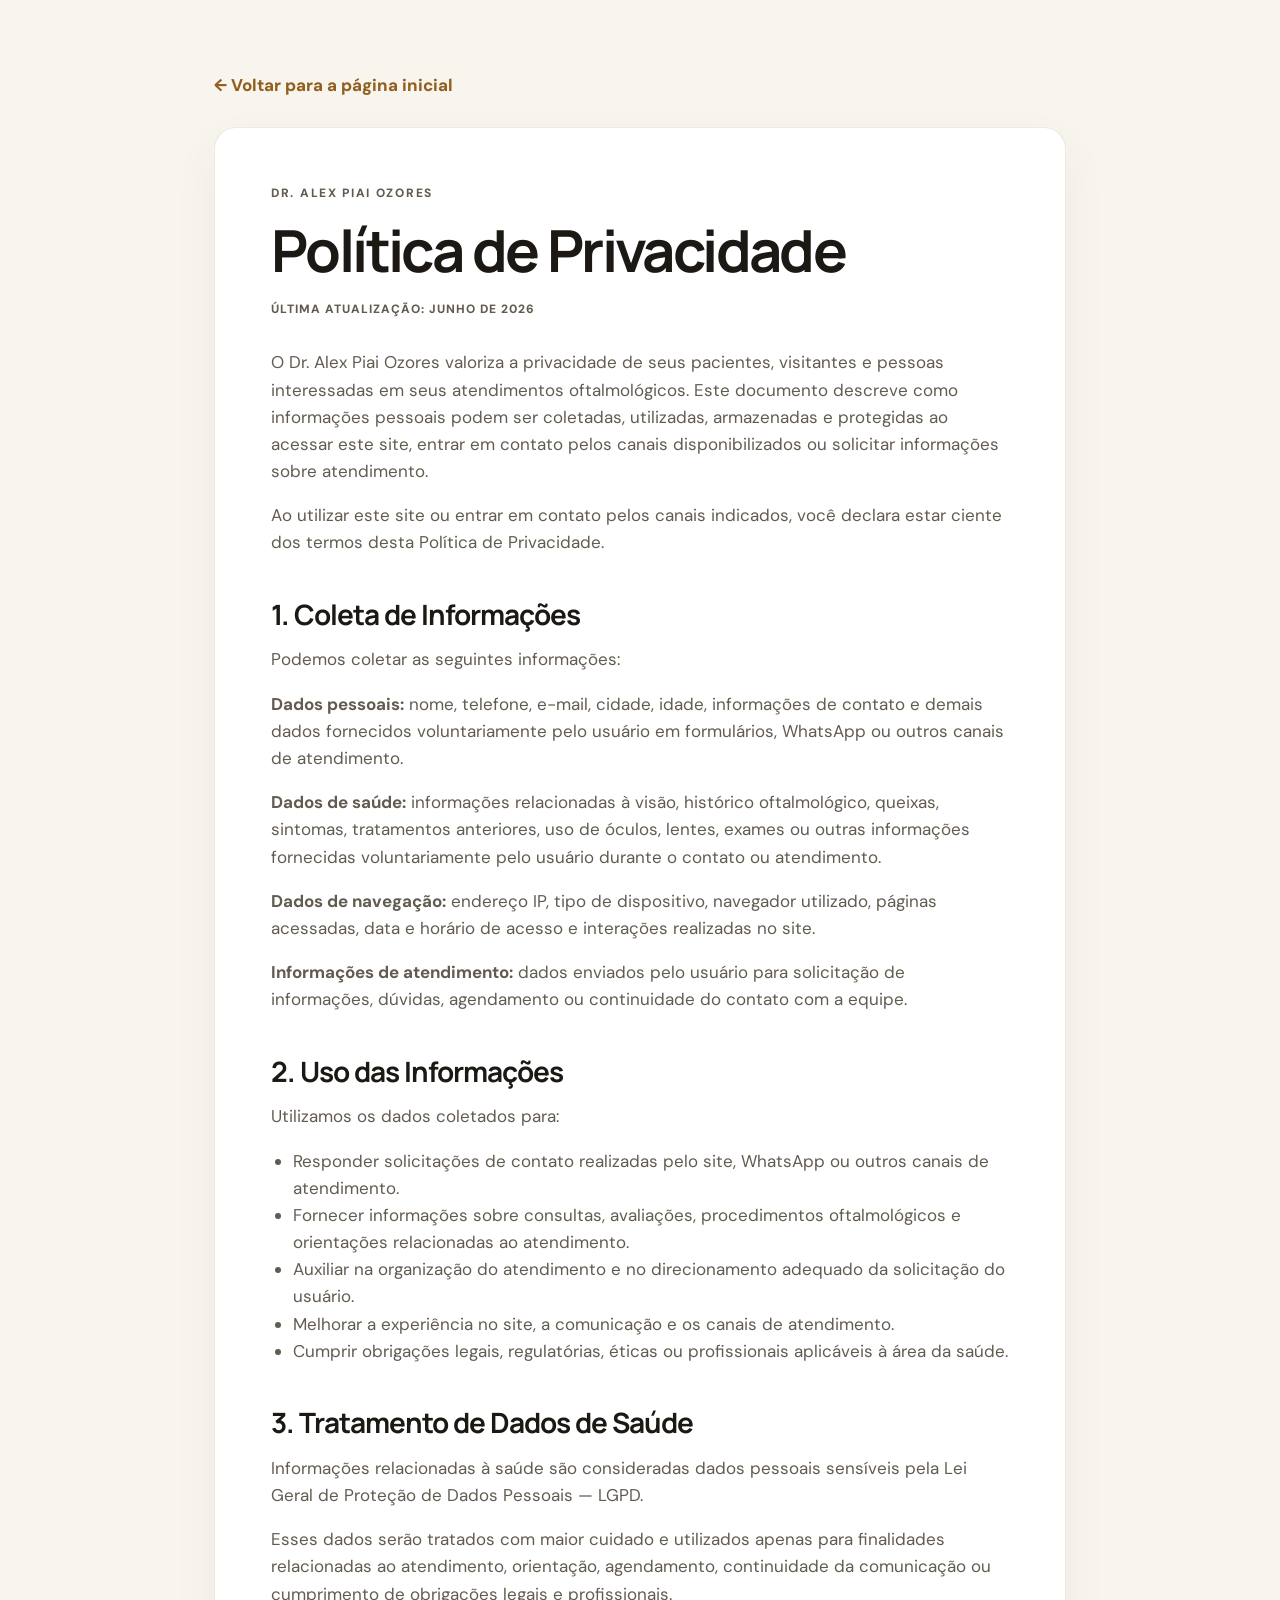
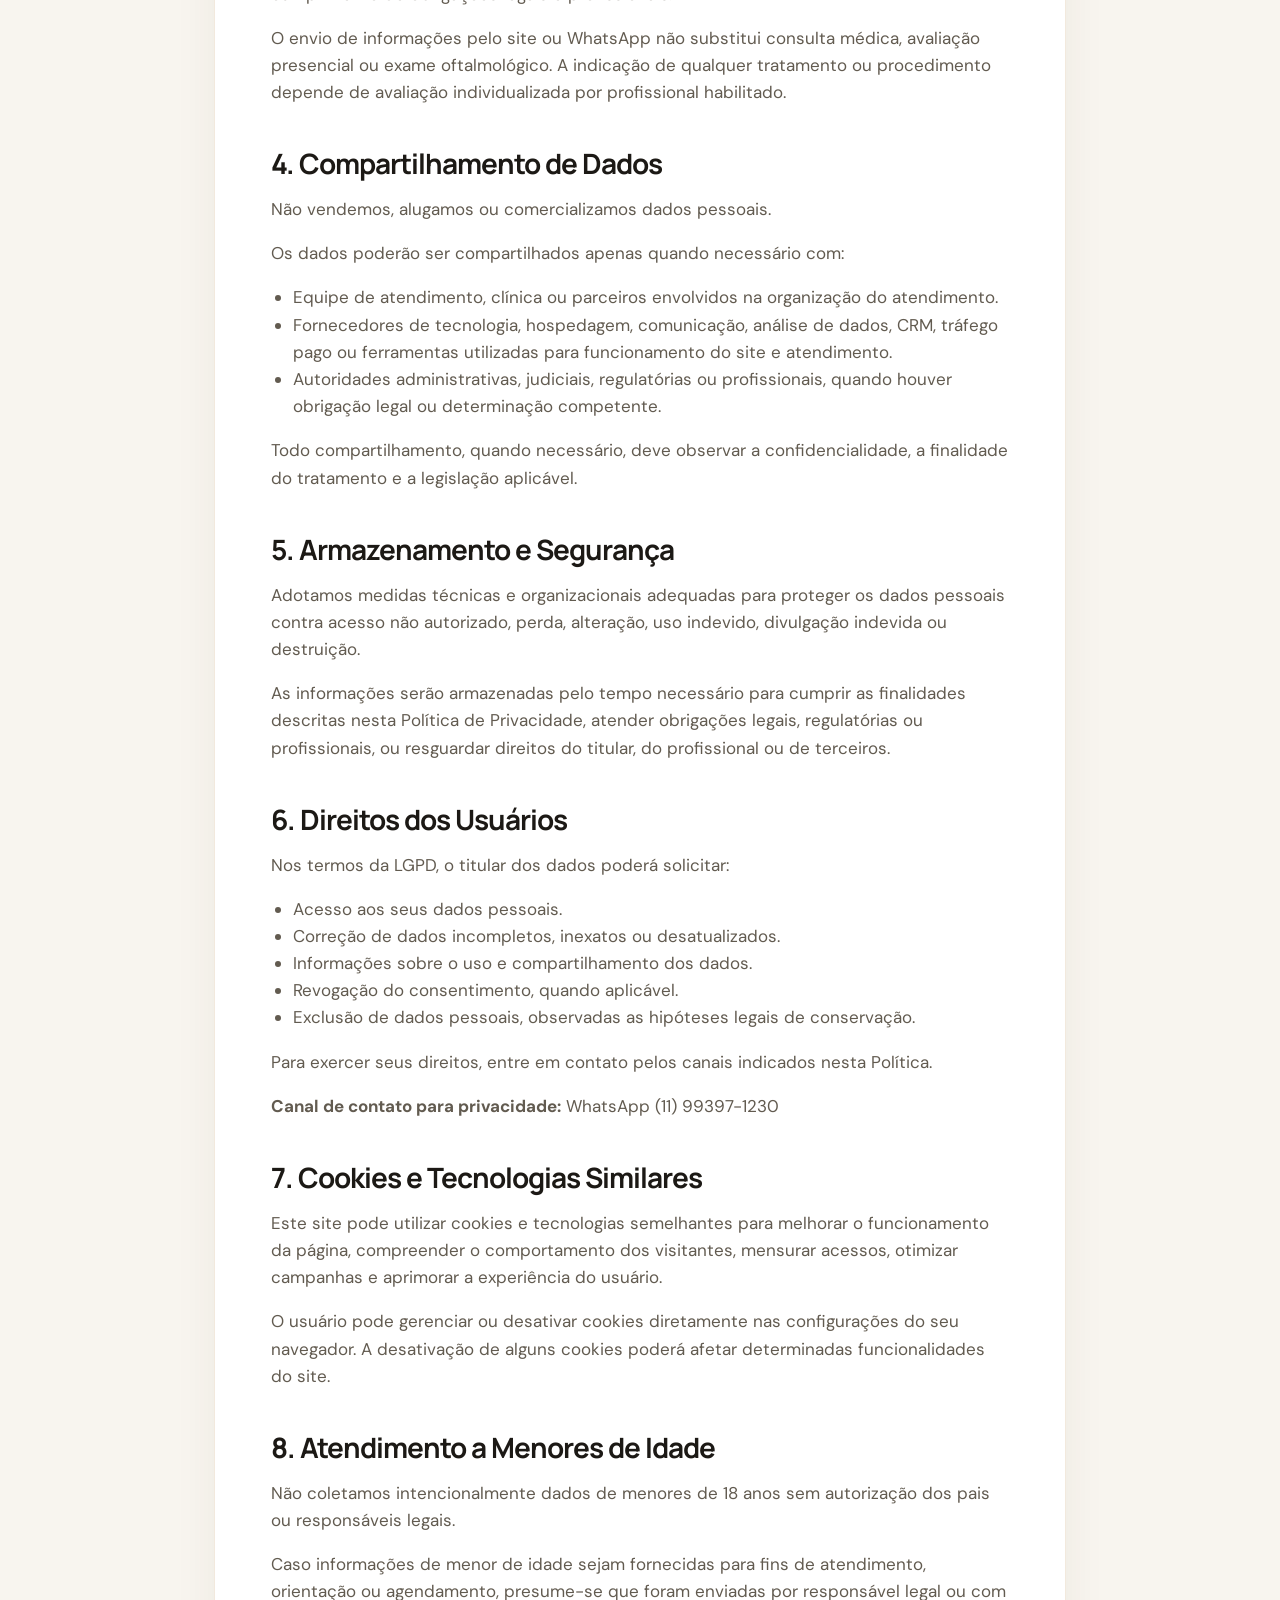
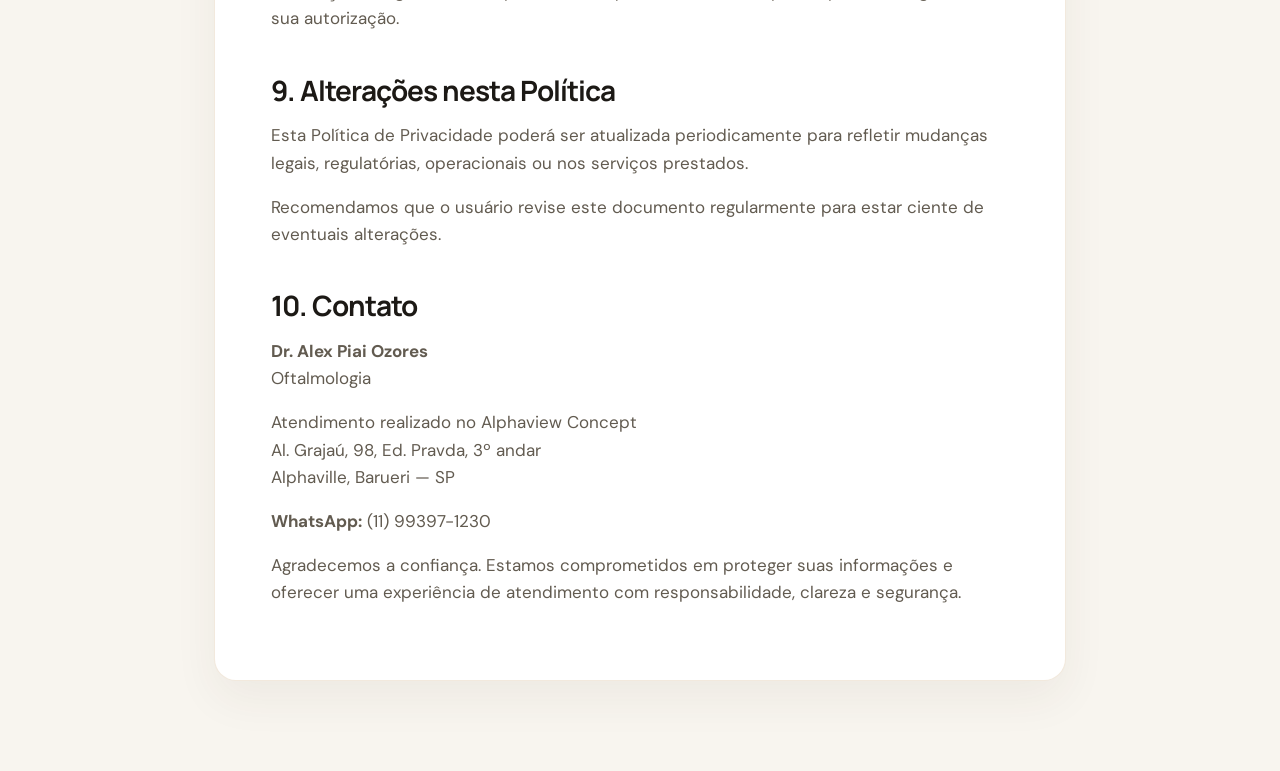
<file: politica-de-privacidade.html>
<!DOCTYPE html>
<html lang="pt-BR">
<head>
  <meta charset="UTF-8">
  <meta name="viewport" content="width=device-width, initial-scale=1.0">
  <title>Pol&iacute;tica de Privacidade | Dr. Alex Piai Ozores</title>
  <meta name="description" content="Pol&iacute;tica de Privacidade do site do Dr. Alex Piai Ozores.">
  <link rel="preconnect" href="https://fonts.googleapis.com">
  <link rel="preconnect" href="https://fonts.gstatic.com" crossorigin>
  <link href="https://fonts.googleapis.com/css2?family=DM+Sans:wght@400;500;600;700;800&family=Manrope:wght@500;600;700;800&display=swap" rel="stylesheet">
  <link rel="stylesheet" href="assets/css/main.min.css">
  <style>
    body{background:#f8f5ef}.privacy-page{max-width:900px;margin:0 auto;padding:72px 24px 90px}.privacy-card{padding:56px;border:1px solid rgba(183,134,66,.18);border-radius:22px;background:#fff;box-shadow:0 18px 45px rgba(73,53,27,.06)}.privacy-card h1{font-size:clamp(38px,5vw,58px)}.privacy-card h2{margin-top:42px;font-size:28px;letter-spacing:-1px}.privacy-card p,.privacy-card li{color:#625b50}.privacy-card ul{padding-left:22px}.privacy-update{margin:18px 0 30px;color:#9c6827;font-weight:800;text-transform:uppercase;letter-spacing:1px;font-size:12px}.privacy-back{margin-bottom:28px}.privacy-back a{color:#925f1e;font-weight:800;text-decoration:none}.privacy-back a:hover{text-decoration:underline}@media(max-width:700px){.privacy-page{padding:42px 18px 70px}.privacy-card{padding:32px 22px;border-radius:18px}.privacy-card h2{font-size:24px}}
  </style>
</head>
<body>
  <main class="privacy-page">
    <div class="privacy-back"><a href="index.html">&larr; Voltar para a p&aacute;gina inicial</a></div>
    <article class="privacy-card">
      <p class="eyebrow">Dr. Alex Piai Ozores</p>
      <h1>Pol&iacute;tica de Privacidade</h1>
      <p class="privacy-update">&Uacute;ltima atualiza&ccedil;&atilde;o: junho de 2026</p>
      <p>O Dr. Alex Piai Ozores valoriza a privacidade de seus pacientes, visitantes e pessoas interessadas em seus atendimentos oftalmol&oacute;gicos. Este documento descreve como informa&ccedil;&otilde;es pessoais podem ser coletadas, utilizadas, armazenadas e protegidas ao acessar este site, entrar em contato pelos canais disponibilizados ou solicitar informa&ccedil;&otilde;es sobre atendimento.</p>
      <p>Ao utilizar este site ou entrar em contato pelos canais indicados, voc&ecirc; declara estar ciente dos termos desta Pol&iacute;tica de Privacidade.</p>

      <h2>1. Coleta de Informa&ccedil;&otilde;es</h2>
      <p>Podemos coletar as seguintes informa&ccedil;&otilde;es:</p>
      <p><strong>Dados pessoais:</strong> nome, telefone, e-mail, cidade, idade, informa&ccedil;&otilde;es de contato e demais dados fornecidos voluntariamente pelo usu&aacute;rio em formul&aacute;rios, WhatsApp ou outros canais de atendimento.</p>
      <p><strong>Dados de sa&uacute;de:</strong> informa&ccedil;&otilde;es relacionadas &agrave; vis&atilde;o, hist&oacute;rico oftalmol&oacute;gico, queixas, sintomas, tratamentos anteriores, uso de &oacute;culos, lentes, exames ou outras informa&ccedil;&otilde;es fornecidas voluntariamente pelo usu&aacute;rio durante o contato ou atendimento.</p>
      <p><strong>Dados de navega&ccedil;&atilde;o:</strong> endere&ccedil;o IP, tipo de dispositivo, navegador utilizado, p&aacute;ginas acessadas, data e hor&aacute;rio de acesso e intera&ccedil;&otilde;es realizadas no site.</p>
      <p><strong>Informa&ccedil;&otilde;es de atendimento:</strong> dados enviados pelo usu&aacute;rio para solicita&ccedil;&atilde;o de informa&ccedil;&otilde;es, d&uacute;vidas, agendamento ou continuidade do contato com a equipe.</p>

      <h2>2. Uso das Informa&ccedil;&otilde;es</h2>
      <p>Utilizamos os dados coletados para:</p>
      <ul>
        <li>Responder solicita&ccedil;&otilde;es de contato realizadas pelo site, WhatsApp ou outros canais de atendimento.</li>
        <li>Fornecer informa&ccedil;&otilde;es sobre consultas, avalia&ccedil;&otilde;es, procedimentos oftalmol&oacute;gicos e orienta&ccedil;&otilde;es relacionadas ao atendimento.</li>
        <li>Auxiliar na organiza&ccedil;&atilde;o do atendimento e no direcionamento adequado da solicita&ccedil;&atilde;o do usu&aacute;rio.</li>
        <li>Melhorar a experi&ecirc;ncia no site, a comunica&ccedil;&atilde;o e os canais de atendimento.</li>
        <li>Cumprir obriga&ccedil;&otilde;es legais, regulat&oacute;rias, &eacute;ticas ou profissionais aplic&aacute;veis &agrave; &aacute;rea da sa&uacute;de.</li>
      </ul>

      <h2>3. Tratamento de Dados de Sa&uacute;de</h2>
      <p>Informa&ccedil;&otilde;es relacionadas &agrave; sa&uacute;de s&atilde;o consideradas dados pessoais sens&iacute;veis pela Lei Geral de Prote&ccedil;&atilde;o de Dados Pessoais &mdash; LGPD.</p>
      <p>Esses dados ser&atilde;o tratados com maior cuidado e utilizados apenas para finalidades relacionadas ao atendimento, orienta&ccedil;&atilde;o, agendamento, continuidade da comunica&ccedil;&atilde;o ou cumprimento de obriga&ccedil;&otilde;es legais e profissionais.</p>
      <p>O envio de informa&ccedil;&otilde;es pelo site ou WhatsApp n&atilde;o substitui consulta m&eacute;dica, avalia&ccedil;&atilde;o presencial ou exame oftalmol&oacute;gico. A indica&ccedil;&atilde;o de qualquer tratamento ou procedimento depende de avalia&ccedil;&atilde;o individualizada por profissional habilitado.</p>

      <h2>4. Compartilhamento de Dados</h2>
      <p>N&atilde;o vendemos, alugamos ou comercializamos dados pessoais.</p>
      <p>Os dados poder&atilde;o ser compartilhados apenas quando necess&aacute;rio com:</p>
      <ul>
        <li>Equipe de atendimento, cl&iacute;nica ou parceiros envolvidos na organiza&ccedil;&atilde;o do atendimento.</li>
        <li>Fornecedores de tecnologia, hospedagem, comunica&ccedil;&atilde;o, an&aacute;lise de dados, CRM, tr&aacute;fego pago ou ferramentas utilizadas para funcionamento do site e atendimento.</li>
        <li>Autoridades administrativas, judiciais, regulat&oacute;rias ou profissionais, quando houver obriga&ccedil;&atilde;o legal ou determina&ccedil;&atilde;o competente.</li>
      </ul>
      <p>Todo compartilhamento, quando necess&aacute;rio, deve observar a confidencialidade, a finalidade do tratamento e a legisla&ccedil;&atilde;o aplic&aacute;vel.</p>

      <h2>5. Armazenamento e Seguran&ccedil;a</h2>
      <p>Adotamos medidas t&eacute;cnicas e organizacionais adequadas para proteger os dados pessoais contra acesso n&atilde;o autorizado, perda, altera&ccedil;&atilde;o, uso indevido, divulga&ccedil;&atilde;o indevida ou destrui&ccedil;&atilde;o.</p>
      <p>As informa&ccedil;&otilde;es ser&atilde;o armazenadas pelo tempo necess&aacute;rio para cumprir as finalidades descritas nesta Pol&iacute;tica de Privacidade, atender obriga&ccedil;&otilde;es legais, regulat&oacute;rias ou profissionais, ou resguardar direitos do titular, do profissional ou de terceiros.</p>

      <h2>6. Direitos dos Usu&aacute;rios</h2>
      <p>Nos termos da LGPD, o titular dos dados poder&aacute; solicitar:</p>
      <ul>
        <li>Acesso aos seus dados pessoais.</li>
        <li>Corre&ccedil;&atilde;o de dados incompletos, inexatos ou desatualizados.</li>
        <li>Informa&ccedil;&otilde;es sobre o uso e compartilhamento dos dados.</li>
        <li>Revoga&ccedil;&atilde;o do consentimento, quando aplic&aacute;vel.</li>
        <li>Exclus&atilde;o de dados pessoais, observadas as hip&oacute;teses legais de conserva&ccedil;&atilde;o.</li>
      </ul>
      <p>Para exercer seus direitos, entre em contato pelos canais indicados nesta Pol&iacute;tica.</p>
      <p><strong>Canal de contato para privacidade:</strong> WhatsApp (11) 99397-1230</p>

      <h2>7. Cookies e Tecnologias Similares</h2>
      <p>Este site pode utilizar cookies e tecnologias semelhantes para melhorar o funcionamento da p&aacute;gina, compreender o comportamento dos visitantes, mensurar acessos, otimizar campanhas e aprimorar a experi&ecirc;ncia do usu&aacute;rio.</p>
      <p>O usu&aacute;rio pode gerenciar ou desativar cookies diretamente nas configura&ccedil;&otilde;es do seu navegador. A desativa&ccedil;&atilde;o de alguns cookies poder&aacute; afetar determinadas funcionalidades do site.</p>

      <h2>8. Atendimento a Menores de Idade</h2>
      <p>N&atilde;o coletamos intencionalmente dados de menores de 18 anos sem autoriza&ccedil;&atilde;o dos pais ou respons&aacute;veis legais.</p>
      <p>Caso informa&ccedil;&otilde;es de menor de idade sejam fornecidas para fins de atendimento, orienta&ccedil;&atilde;o ou agendamento, presume-se que foram enviadas por respons&aacute;vel legal ou com sua autoriza&ccedil;&atilde;o.</p>

      <h2>9. Altera&ccedil;&otilde;es nesta Pol&iacute;tica</h2>
      <p>Esta Pol&iacute;tica de Privacidade poder&aacute; ser atualizada periodicamente para refletir mudan&ccedil;as legais, regulat&oacute;rias, operacionais ou nos servi&ccedil;os prestados.</p>
      <p>Recomendamos que o usu&aacute;rio revise este documento regularmente para estar ciente de eventuais altera&ccedil;&otilde;es.</p>

      <h2>10. Contato</h2>
      <p><strong>Dr. Alex Piai Ozores</strong><br>Oftalmologia</p>
      <p>Atendimento realizado no Alphaview Concept<br>Al. Graja&uacute;, 98, Ed. Pravda, 3&ordm; andar<br>Alphaville, Barueri &mdash; SP</p>
      <p><strong>WhatsApp:</strong> (11) 99397-1230</p>
      <p>Agradecemos a confian&ccedil;a. Estamos comprometidos em proteger suas informa&ccedil;&otilde;es e oferecer uma experi&ecirc;ncia de atendimento com responsabilidade, clareza e seguran&ccedil;a.</p>
    </article>
  </main>
</body>
</html>
</file>
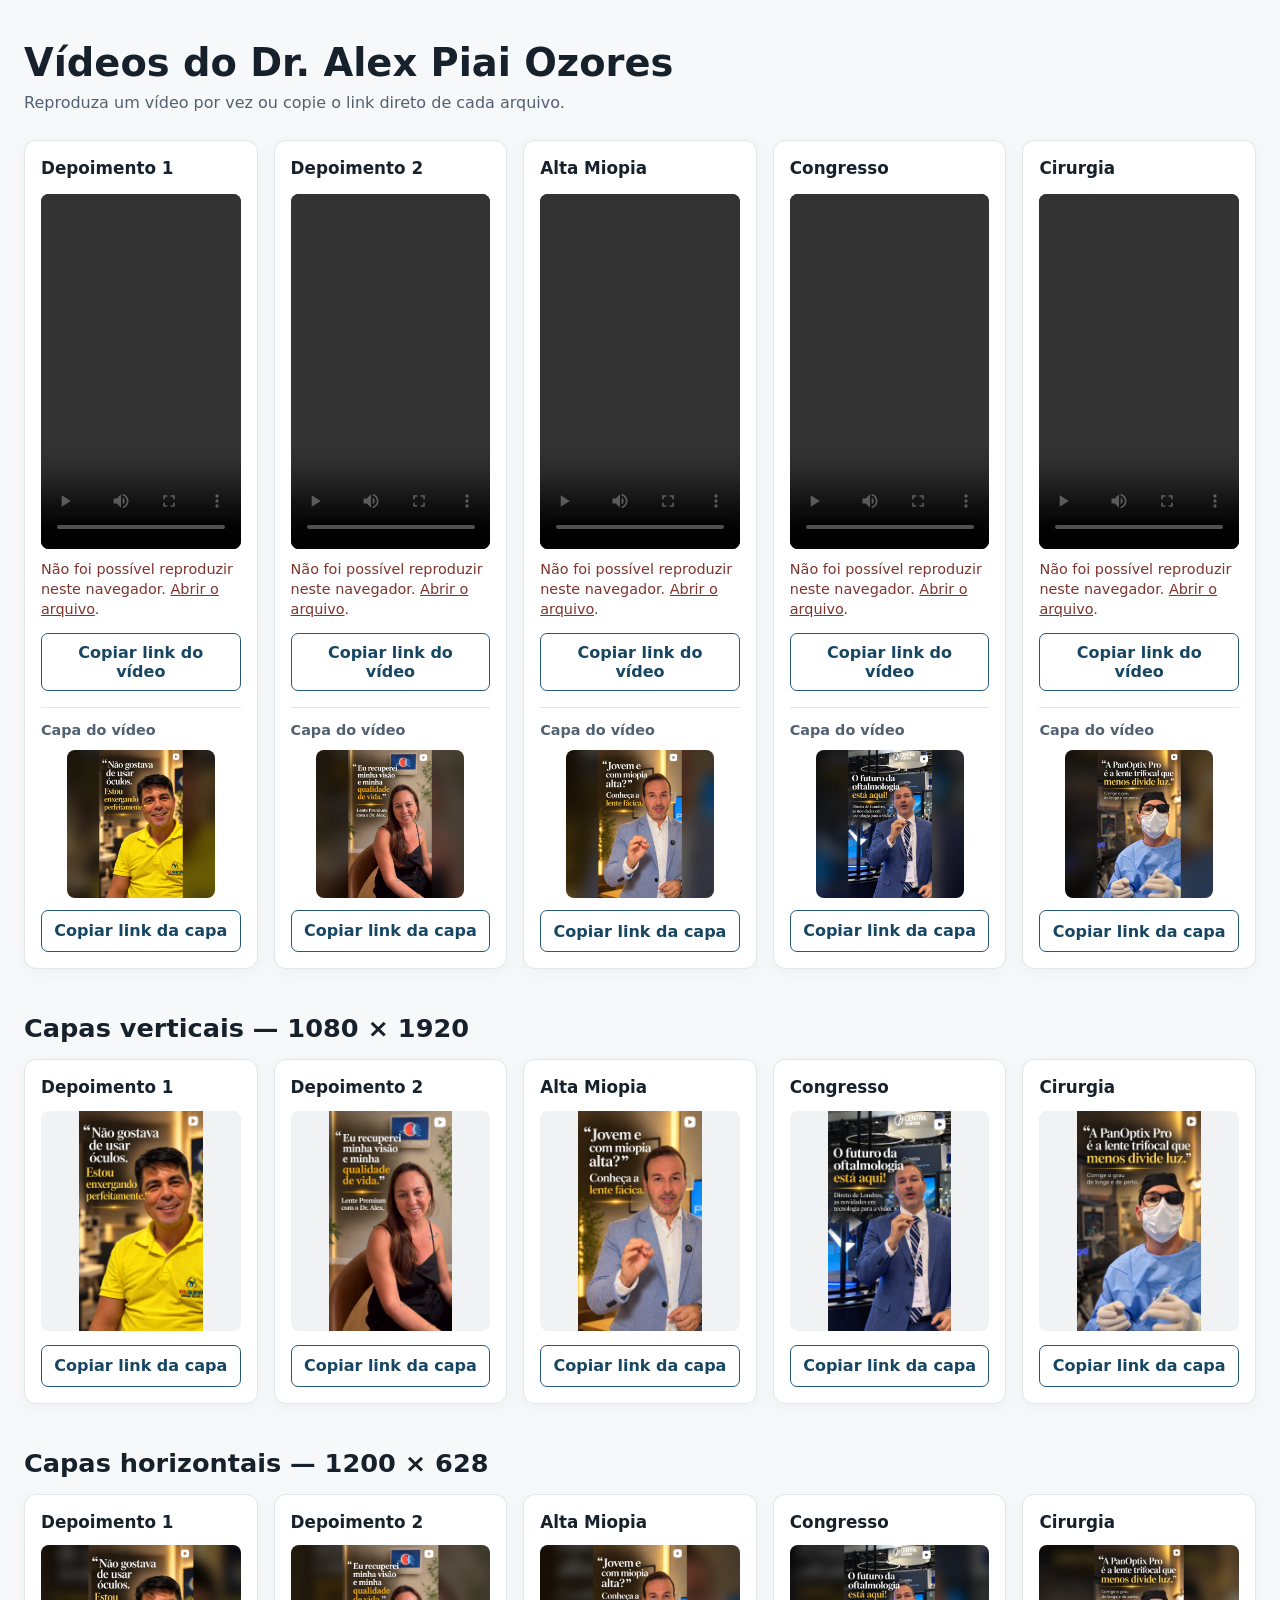
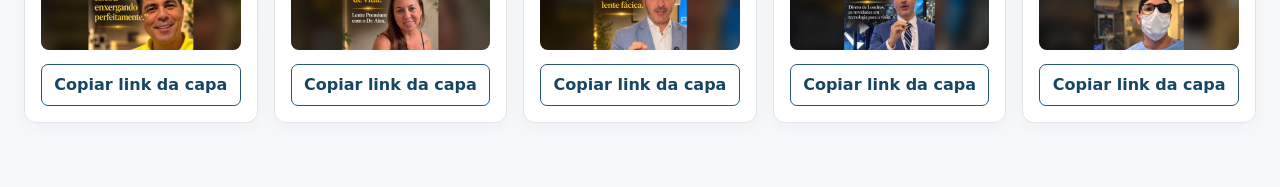
<file: videos.html>
<!doctype html>
<html lang="pt-BR">
<head>
  <meta charset="utf-8">
  <meta name="viewport" content="width=device-width, initial-scale=1">
  <meta name="description" content="Vídeos do Dr. Alex Piai Ozores reunidos para visualização e análise.">
  <title>Vídeos | Dr. Alex Piai Ozores</title>
  <style>
    :root { color-scheme: light; font-family: system-ui, -apple-system, BlinkMacSystemFont, "Segoe UI", sans-serif; }
    * { box-sizing: border-box; }
    body { margin: 0; background: #f7f8fa; color: #17212b; }
    main { max-width: 1440px; margin: 0 auto; padding: 40px 24px 64px; }
    h1 { margin: 0 0 8px; font-size: clamp(1.75rem, 3vw, 2.5rem); }
    .intro { margin: 0 0 28px; color: #526171; }
    .grid { display: grid; grid-template-columns: repeat(5, minmax(0, 1fr)); gap: 16px; }
    .card { min-width: 0; padding: 16px; border: 1px solid #e1e6eb; border-radius: 12px; background: #fff; box-shadow: 0 4px 18px rgba(23, 33, 43, .04); }
    .card h2 { margin: 0 0 14px; font-size: 1.05rem; line-height: 1.35; }
    video { display: block; width: 100%; aspect-ratio: 9 / 16; border-radius: 8px; background: #101820; object-fit: contain; }
    .copy { width: 100%; min-height: 42px; margin-top: 14px; padding: 9px 12px; border: 1px solid #245778; border-radius: 7px; background: #fff; color: #174663; font: inherit; font-weight: 600; cursor: pointer; }
    .copy:hover, .copy:focus-visible { background: #eaf3f8; }
    .copy:focus-visible { outline: 3px solid #6bb6df; outline-offset: 2px; }
    .cover { margin-top: 16px; padding-top: 14px; border-top: 1px solid #e1e6eb; }
    .cover h3 { margin: 0 0 12px; font-size: .9rem; color: #526171; }
    .cover a { display: block; width: 148px; max-width: 100%; margin: 0 auto; }
    .cover img { display: block; width: 100%; height: auto; aspect-ratio: 1 / 1; max-height: 148px; border-radius: 8px; object-fit: cover; background: #f0f2f4; }
    .cover .copy { margin-top: 12px; }
    .format-gallery { margin-top: 44px; }
    .format-gallery > h2 { margin: 0 0 16px; font-size: clamp(1.35rem, 2vw, 1.75rem); }
    .cover-grid { display: grid; grid-template-columns: repeat(5, minmax(0, 1fr)); gap: 16px; }
    .format-card { min-width: 0; padding: 16px; border: 1px solid #e1e6eb; border-radius: 12px; background: #fff; box-shadow: 0 4px 18px rgba(23, 33, 43, .04); }
    .format-card h3 { margin: 0 0 12px; font-size: 1.05rem; line-height: 1.35; }
    .format-card a { display: flex; align-items: center; justify-content: center; height: 220px; border-radius: 8px; overflow: hidden; background: #f0f2f4; }
    .format-card img { display: block; max-width: 100%; max-height: 100%; width: auto; height: auto; object-fit: contain; }
    .format-card.landscape a { height: auto; aspect-ratio: 1200 / 628; }
    .format-card.landscape img { width: 100%; height: 100%; max-height: none; }
    .video-error { margin: 10px 0 0; font-size: .9rem; line-height: 1.4; color: #7d342d; }
    .video-error[hidden] { display: none; }
    .video-error a { color: inherit; }
    @media (max-width: 1100px) { .grid, .cover-grid { grid-template-columns: repeat(3, minmax(0, 1fr)); } }
    @media (max-width: 700px) { .grid, .cover-grid { grid-template-columns: repeat(2, minmax(0, 1fr)); } }
    @media (max-width: 480px) { main { padding: 28px 16px 48px; } .grid, .cover-grid { grid-template-columns: 1fr; } }
  </style>
</head>
<body>
  <main>
    <h1>Vídeos do Dr. Alex Piai Ozores</h1>
    <p class="intro">Reproduza um vídeo por vez ou copie o link direto de cada arquivo.</p>
    <div class="grid">
      <section class="card">
        <h2>Depoimento 1</h2>
        <video controls preload="metadata" playsinline aria-label="Depoimento 1" src="assets/depoimento%201.mp4"></video>
        <p class="video-error" hidden>Não foi possível reproduzir neste navegador. <a href="assets/depoimento%201.mp4">Abrir o arquivo</a>.</p>
        <button class="copy" type="button" data-src="assets/depoimento%201.mp4">Copiar link do vídeo</button>
        <div class="cover">
          <h3>Capa do vídeo</h3>
          <a href="https://raw.githubusercontent.com/Door-Growth/lp-dr-alexpiai/main/assets/video-covers/depoimento-1.webp" target="_blank" rel="noopener" aria-label="Abrir capa de Depoimento 1"><img src="assets/video-covers/depoimento-1.webp" alt="Capa do vídeo Depoimento 1" width="1080" height="1080" loading="lazy"></a>
          <button class="copy" type="button" data-src="https://raw.githubusercontent.com/Door-Growth/lp-dr-alexpiai/main/assets/video-covers/depoimento-1.webp">Copiar link da capa</button>
        </div>
      </section>
      <section class="card">
        <h2>Depoimento 2</h2>
        <video controls preload="metadata" playsinline aria-label="Depoimento 2" src="assets/depoimento%202.mp4"></video>
        <p class="video-error" hidden>Não foi possível reproduzir neste navegador. <a href="assets/depoimento%202.mp4">Abrir o arquivo</a>.</p>
        <button class="copy" type="button" data-src="assets/depoimento%202.mp4">Copiar link do vídeo</button>
        <div class="cover">
          <h3>Capa do vídeo</h3>
          <a href="https://raw.githubusercontent.com/Door-Growth/lp-dr-alexpiai/main/assets/video-covers/depoimento-2.webp" target="_blank" rel="noopener" aria-label="Abrir capa de Depoimento 2"><img src="assets/video-covers/depoimento-2.webp" alt="Capa do vídeo Depoimento 2" width="1080" height="1080" loading="lazy"></a>
          <button class="copy" type="button" data-src="https://raw.githubusercontent.com/Door-Growth/lp-dr-alexpiai/main/assets/video-covers/depoimento-2.webp">Copiar link da capa</button>
        </div>
      </section>
      <section class="card">
        <h2>Alta Miopia</h2>
        <video controls preload="metadata" playsinline aria-label="Alta Miopia" src="assets/Alta%20miopia.mp4"></video>
        <p class="video-error" hidden>Não foi possível reproduzir neste navegador. <a href="assets/Alta%20miopia.mp4">Abrir o arquivo</a>.</p>
        <button class="copy" type="button" data-src="assets/Alta%20miopia.mp4">Copiar link do vídeo</button>
        <div class="cover">
          <h3>Capa do vídeo</h3>
          <a href="https://raw.githubusercontent.com/Door-Growth/lp-dr-alexpiai/main/assets/video-covers/alta-miopia.webp" target="_blank" rel="noopener" aria-label="Abrir capa de Alta Miopia"><img src="assets/video-covers/alta-miopia.webp" alt="Capa do vídeo Alta Miopia" width="1080" height="1080" loading="lazy"></a>
          <button class="copy" type="button" data-src="https://raw.githubusercontent.com/Door-Growth/lp-dr-alexpiai/main/assets/video-covers/alta-miopia.webp">Copiar link da capa</button>
        </div>
      </section>
      <section class="card">
        <h2>Congresso</h2>
        <video controls preload="metadata" playsinline aria-label="Congresso" src="assets/congresso.mp4"></video>
        <p class="video-error" hidden>Não foi possível reproduzir neste navegador. <a href="assets/congresso.mp4">Abrir o arquivo</a>.</p>
        <button class="copy" type="button" data-src="assets/congresso.mp4">Copiar link do vídeo</button>
        <div class="cover">
          <h3>Capa do vídeo</h3>
          <a href="https://raw.githubusercontent.com/Door-Growth/lp-dr-alexpiai/main/assets/video-covers/congresso.webp" target="_blank" rel="noopener" aria-label="Abrir capa de Congresso"><img src="assets/video-covers/congresso.webp" alt="Capa do vídeo Congresso" width="1080" height="1080" loading="lazy"></a>
          <button class="copy" type="button" data-src="https://raw.githubusercontent.com/Door-Growth/lp-dr-alexpiai/main/assets/video-covers/congresso.webp">Copiar link da capa</button>
        </div>
      </section>
      <section class="card">
        <h2>Cirurgia</h2>
        <video controls preload="metadata" playsinline aria-label="Cirurgia" src="assets/cirugia.mp4"></video>
        <p class="video-error" hidden>Não foi possível reproduzir neste navegador. <a href="assets/cirugia.mp4">Abrir o arquivo</a>.</p>
        <button class="copy" type="button" data-src="assets/cirugia.mp4">Copiar link do vídeo</button>
        <div class="cover">
          <h3>Capa do vídeo</h3>
          <a href="https://raw.githubusercontent.com/Door-Growth/lp-dr-alexpiai/main/assets/video-covers/cirurgia.webp" target="_blank" rel="noopener" aria-label="Abrir capa de Cirurgia"><img src="assets/video-covers/cirurgia.webp" alt="Capa do vídeo Cirurgia" width="1080" height="1080" loading="lazy"></a>
          <button class="copy" type="button" data-src="https://raw.githubusercontent.com/Door-Growth/lp-dr-alexpiai/main/assets/video-covers/cirurgia.webp">Copiar link da capa</button>
        </div>
      </section>
    </div>
    <section class="format-gallery" aria-label="Capas verticais — 1080 × 1920">
      <h2>Capas verticais — 1080 × 1920</h2>
      <div class="cover-grid">
        <article class="format-card vertical">
          <h3>Depoimento 1</h3>
          <a href="https://raw.githubusercontent.com/Door-Growth/lp-dr-alexpiai/main/assets/video-covers/depoimento-1-1080x1920.webp" target="_blank" rel="noopener" aria-label="Abrir capa 1080x1920 de Depoimento 1"><img src="assets/video-covers/depoimento-1-1080x1920.webp" alt="Capa 1080x1920 de Depoimento 1" width="1080" height="1920" loading="lazy"></a>
          <button class="copy" type="button" data-src="https://raw.githubusercontent.com/Door-Growth/lp-dr-alexpiai/main/assets/video-covers/depoimento-1-1080x1920.webp">Copiar link da capa</button>
        </article>
        <article class="format-card vertical">
          <h3>Depoimento 2</h3>
          <a href="https://raw.githubusercontent.com/Door-Growth/lp-dr-alexpiai/main/assets/video-covers/depoimento-2-1080x1920.webp" target="_blank" rel="noopener" aria-label="Abrir capa 1080x1920 de Depoimento 2"><img src="assets/video-covers/depoimento-2-1080x1920.webp" alt="Capa 1080x1920 de Depoimento 2" width="1080" height="1920" loading="lazy"></a>
          <button class="copy" type="button" data-src="https://raw.githubusercontent.com/Door-Growth/lp-dr-alexpiai/main/assets/video-covers/depoimento-2-1080x1920.webp">Copiar link da capa</button>
        </article>
        <article class="format-card vertical">
          <h3>Alta Miopia</h3>
          <a href="https://raw.githubusercontent.com/Door-Growth/lp-dr-alexpiai/main/assets/video-covers/alta-miopia-1080x1920.webp" target="_blank" rel="noopener" aria-label="Abrir capa 1080x1920 de Alta Miopia"><img src="assets/video-covers/alta-miopia-1080x1920.webp" alt="Capa 1080x1920 de Alta Miopia" width="1080" height="1920" loading="lazy"></a>
          <button class="copy" type="button" data-src="https://raw.githubusercontent.com/Door-Growth/lp-dr-alexpiai/main/assets/video-covers/alta-miopia-1080x1920.webp">Copiar link da capa</button>
        </article>
        <article class="format-card vertical">
          <h3>Congresso</h3>
          <a href="https://raw.githubusercontent.com/Door-Growth/lp-dr-alexpiai/main/assets/video-covers/congresso-1080x1920.webp" target="_blank" rel="noopener" aria-label="Abrir capa 1080x1920 de Congresso"><img src="assets/video-covers/congresso-1080x1920.webp" alt="Capa 1080x1920 de Congresso" width="1080" height="1920" loading="lazy"></a>
          <button class="copy" type="button" data-src="https://raw.githubusercontent.com/Door-Growth/lp-dr-alexpiai/main/assets/video-covers/congresso-1080x1920.webp">Copiar link da capa</button>
        </article>
        <article class="format-card vertical">
          <h3>Cirurgia</h3>
          <a href="https://raw.githubusercontent.com/Door-Growth/lp-dr-alexpiai/main/assets/video-covers/cirurgia-1080x1920.webp" target="_blank" rel="noopener" aria-label="Abrir capa 1080x1920 de Cirurgia"><img src="assets/video-covers/cirurgia-1080x1920.webp" alt="Capa 1080x1920 de Cirurgia" width="1080" height="1920" loading="lazy"></a>
          <button class="copy" type="button" data-src="https://raw.githubusercontent.com/Door-Growth/lp-dr-alexpiai/main/assets/video-covers/cirurgia-1080x1920.webp">Copiar link da capa</button>
        </article>
      </div>
    </section>
    <section class="format-gallery" aria-label="Capas horizontais — 1200 × 628">
      <h2>Capas horizontais — 1200 × 628</h2>
      <div class="cover-grid">
        <article class="format-card landscape">
          <h3>Depoimento 1</h3>
          <a href="https://raw.githubusercontent.com/Door-Growth/lp-dr-alexpiai/main/assets/video-covers/depoimento-1-1200x628.webp" target="_blank" rel="noopener" aria-label="Abrir capa 1200x628 de Depoimento 1"><img src="assets/video-covers/depoimento-1-1200x628.webp" alt="Capa 1200x628 de Depoimento 1" width="1200" height="628" loading="lazy"></a>
          <button class="copy" type="button" data-src="https://raw.githubusercontent.com/Door-Growth/lp-dr-alexpiai/main/assets/video-covers/depoimento-1-1200x628.webp">Copiar link da capa</button>
        </article>
        <article class="format-card landscape">
          <h3>Depoimento 2</h3>
          <a href="https://raw.githubusercontent.com/Door-Growth/lp-dr-alexpiai/main/assets/video-covers/depoimento-2-1200x628.webp" target="_blank" rel="noopener" aria-label="Abrir capa 1200x628 de Depoimento 2"><img src="assets/video-covers/depoimento-2-1200x628.webp" alt="Capa 1200x628 de Depoimento 2" width="1200" height="628" loading="lazy"></a>
          <button class="copy" type="button" data-src="https://raw.githubusercontent.com/Door-Growth/lp-dr-alexpiai/main/assets/video-covers/depoimento-2-1200x628.webp">Copiar link da capa</button>
        </article>
        <article class="format-card landscape">
          <h3>Alta Miopia</h3>
          <a href="https://raw.githubusercontent.com/Door-Growth/lp-dr-alexpiai/main/assets/video-covers/alta-miopia-1200x628.webp" target="_blank" rel="noopener" aria-label="Abrir capa 1200x628 de Alta Miopia"><img src="assets/video-covers/alta-miopia-1200x628.webp" alt="Capa 1200x628 de Alta Miopia" width="1200" height="628" loading="lazy"></a>
          <button class="copy" type="button" data-src="https://raw.githubusercontent.com/Door-Growth/lp-dr-alexpiai/main/assets/video-covers/alta-miopia-1200x628.webp">Copiar link da capa</button>
        </article>
        <article class="format-card landscape">
          <h3>Congresso</h3>
          <a href="https://raw.githubusercontent.com/Door-Growth/lp-dr-alexpiai/main/assets/video-covers/congresso-1200x628.webp" target="_blank" rel="noopener" aria-label="Abrir capa 1200x628 de Congresso"><img src="assets/video-covers/congresso-1200x628.webp" alt="Capa 1200x628 de Congresso" width="1200" height="628" loading="lazy"></a>
          <button class="copy" type="button" data-src="https://raw.githubusercontent.com/Door-Growth/lp-dr-alexpiai/main/assets/video-covers/congresso-1200x628.webp">Copiar link da capa</button>
        </article>
        <article class="format-card landscape">
          <h3>Cirurgia</h3>
          <a href="https://raw.githubusercontent.com/Door-Growth/lp-dr-alexpiai/main/assets/video-covers/cirurgia-1200x628.webp" target="_blank" rel="noopener" aria-label="Abrir capa 1200x628 de Cirurgia"><img src="assets/video-covers/cirurgia-1200x628.webp" alt="Capa 1200x628 de Cirurgia" width="1200" height="628" loading="lazy"></a>
          <button class="copy" type="button" data-src="https://raw.githubusercontent.com/Door-Growth/lp-dr-alexpiai/main/assets/video-covers/cirurgia-1200x628.webp">Copiar link da capa</button>
        </article>
      </div>
    </section>
  </main>
  <script>
    const videos = [...document.querySelectorAll("video")];
    document.querySelectorAll(".card").forEach((card) => {
      const video = card.querySelector("video");
      video.addEventListener("play", () => {
        videos.forEach((other) => { if (other !== video) other.pause(); });
      });
      const error = card.querySelector(".video-error");
      video.addEventListener("error", () => { error.hidden = false; });
    });

    document.querySelectorAll(".copy").forEach((button) => {
      button.addEventListener("click", async () => {
        const url = new URL(button.dataset.src, document.baseURI).href;
        const originalLabel = button.textContent;
        try {
          await navigator.clipboard.writeText(url);
          button.textContent = "Link copiado!";
          setTimeout(() => { button.textContent = originalLabel; }, 2000);
        } catch {
          window.prompt("Copie o link do vídeo:", url);
        }
      });
    });
  </script>
</body>
</html>
</file>
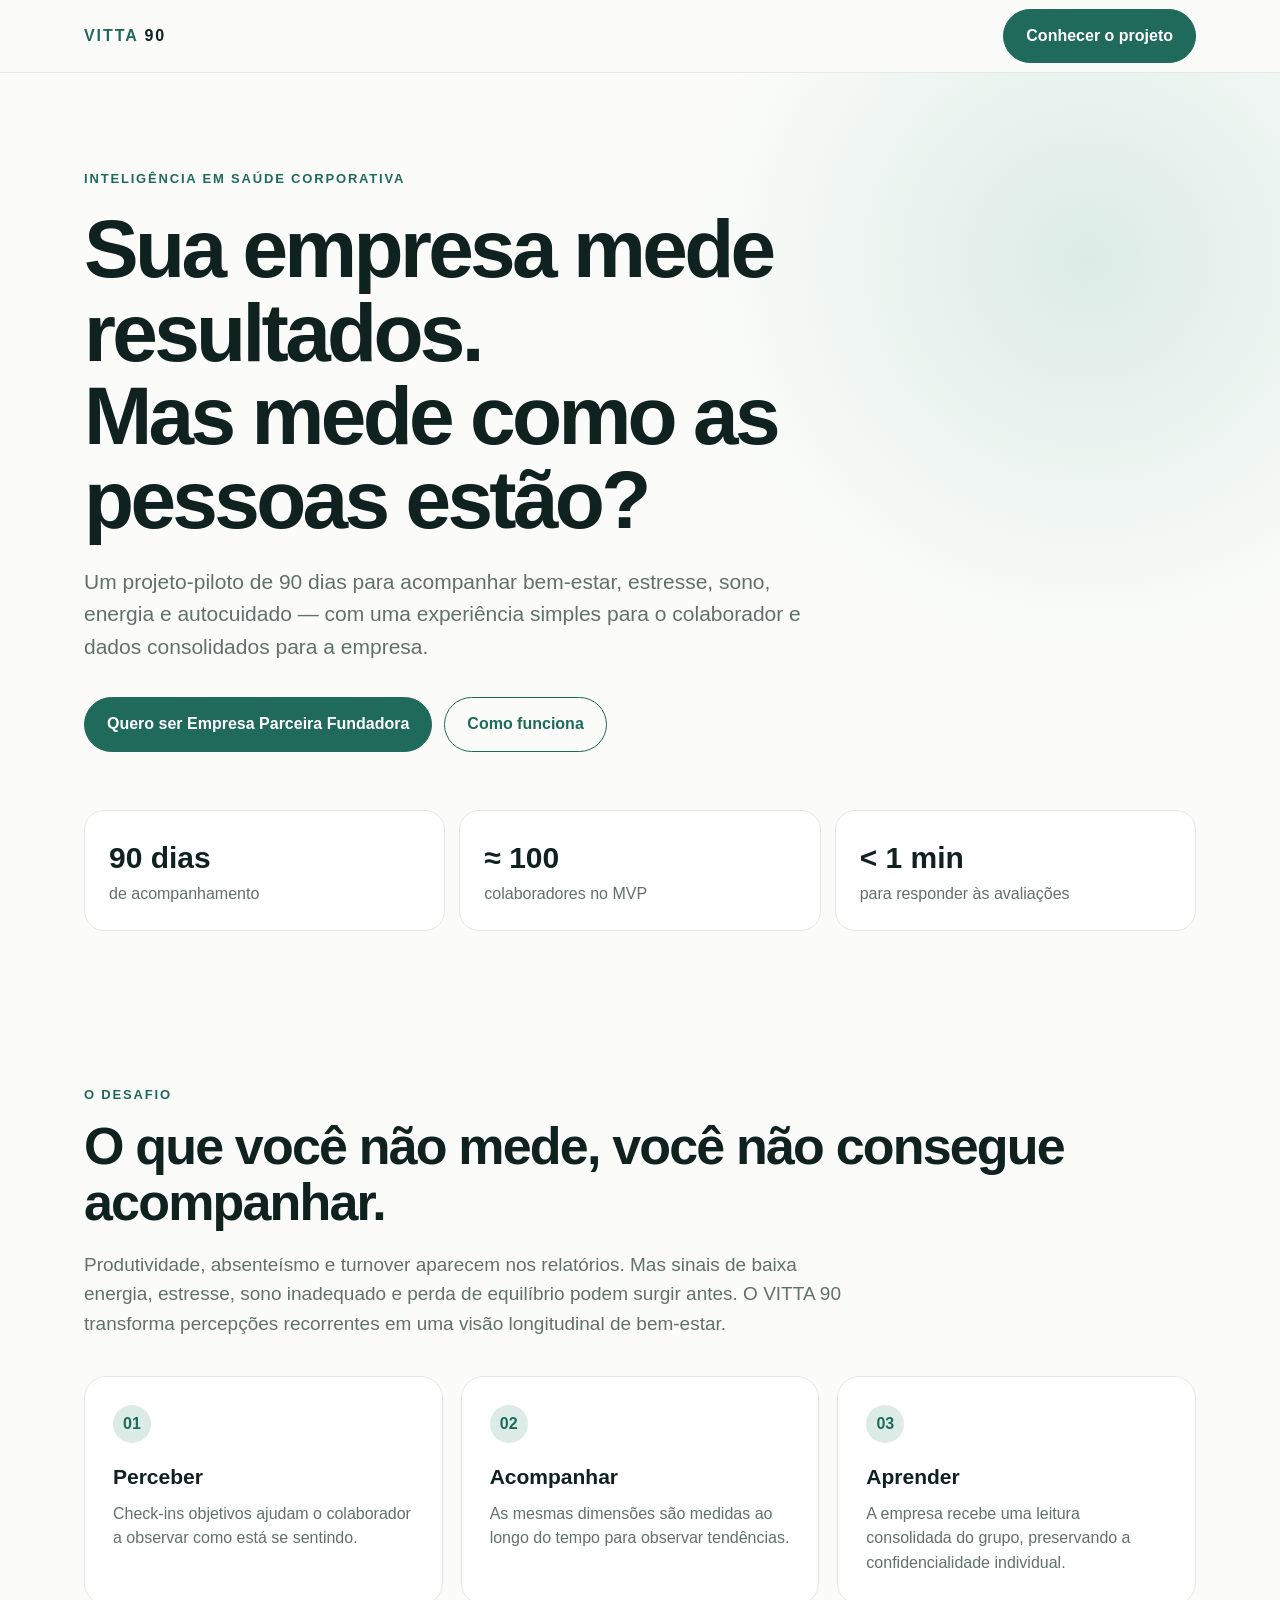
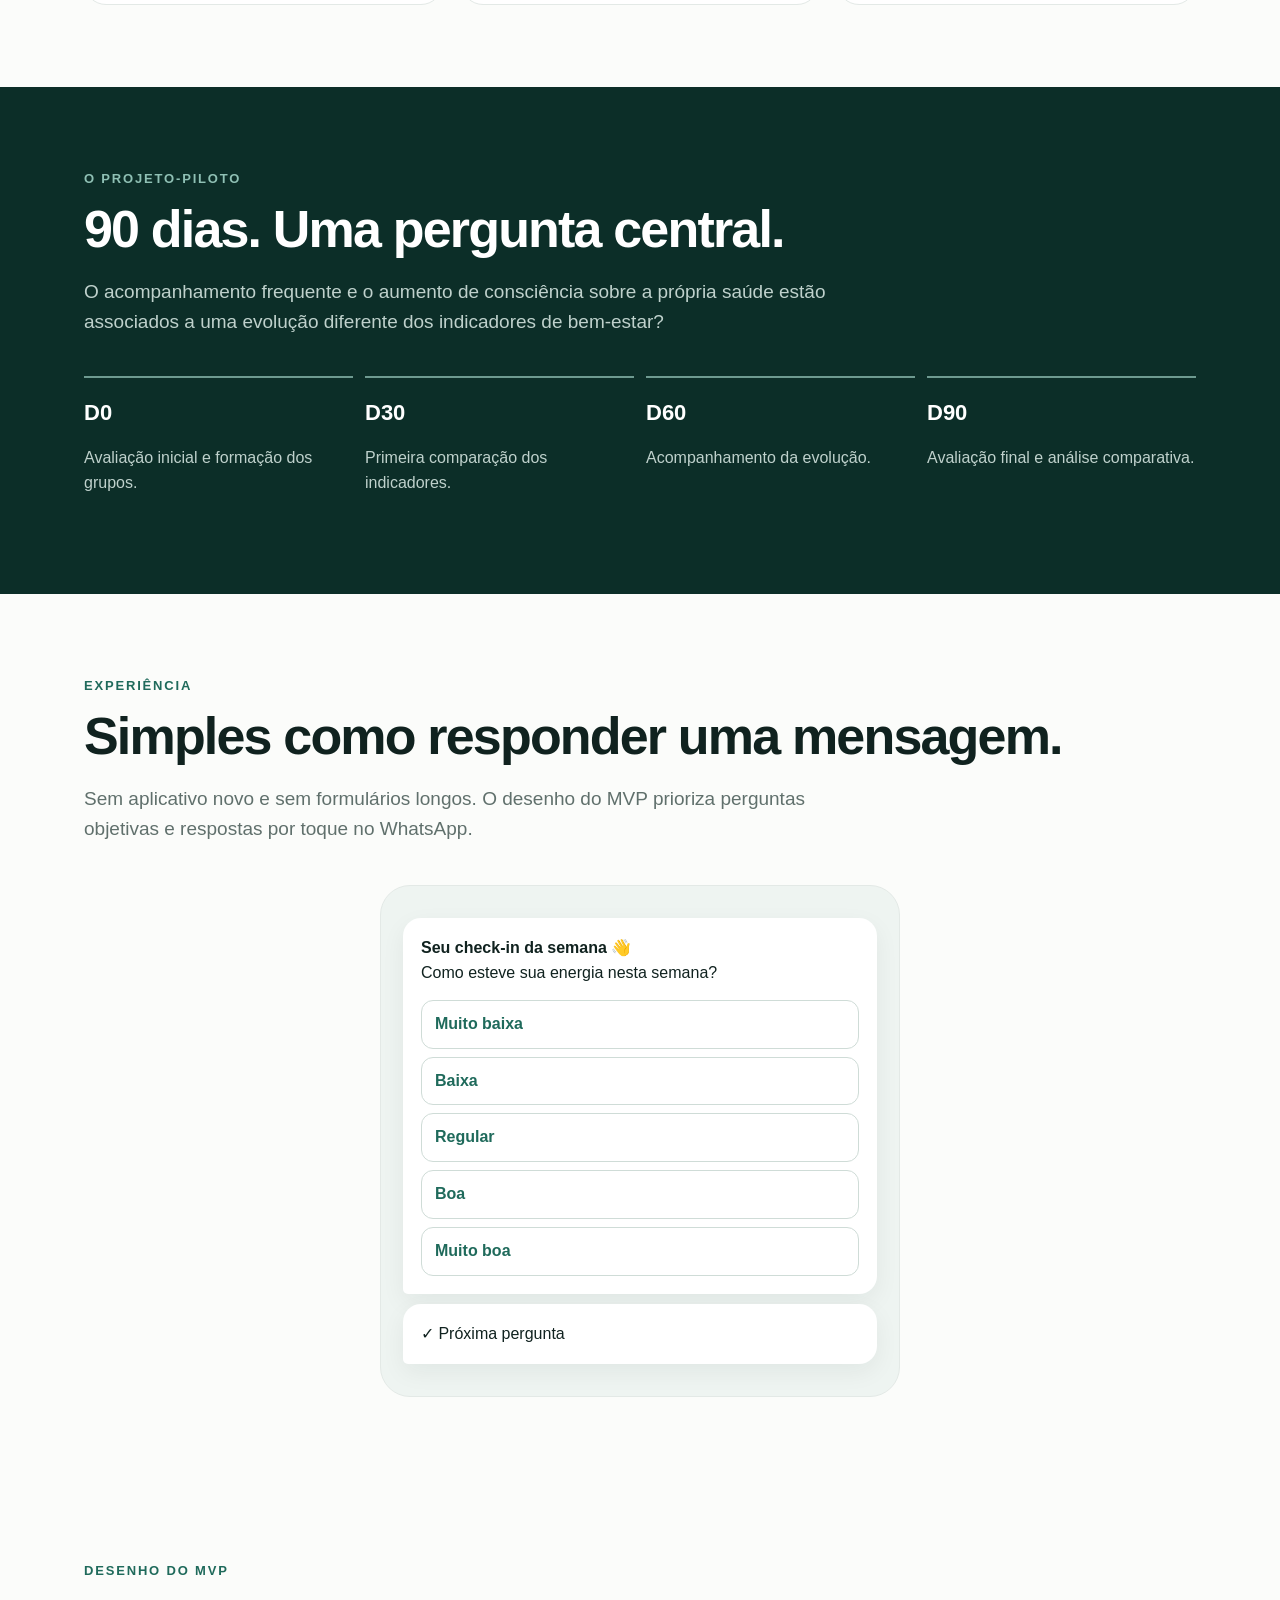
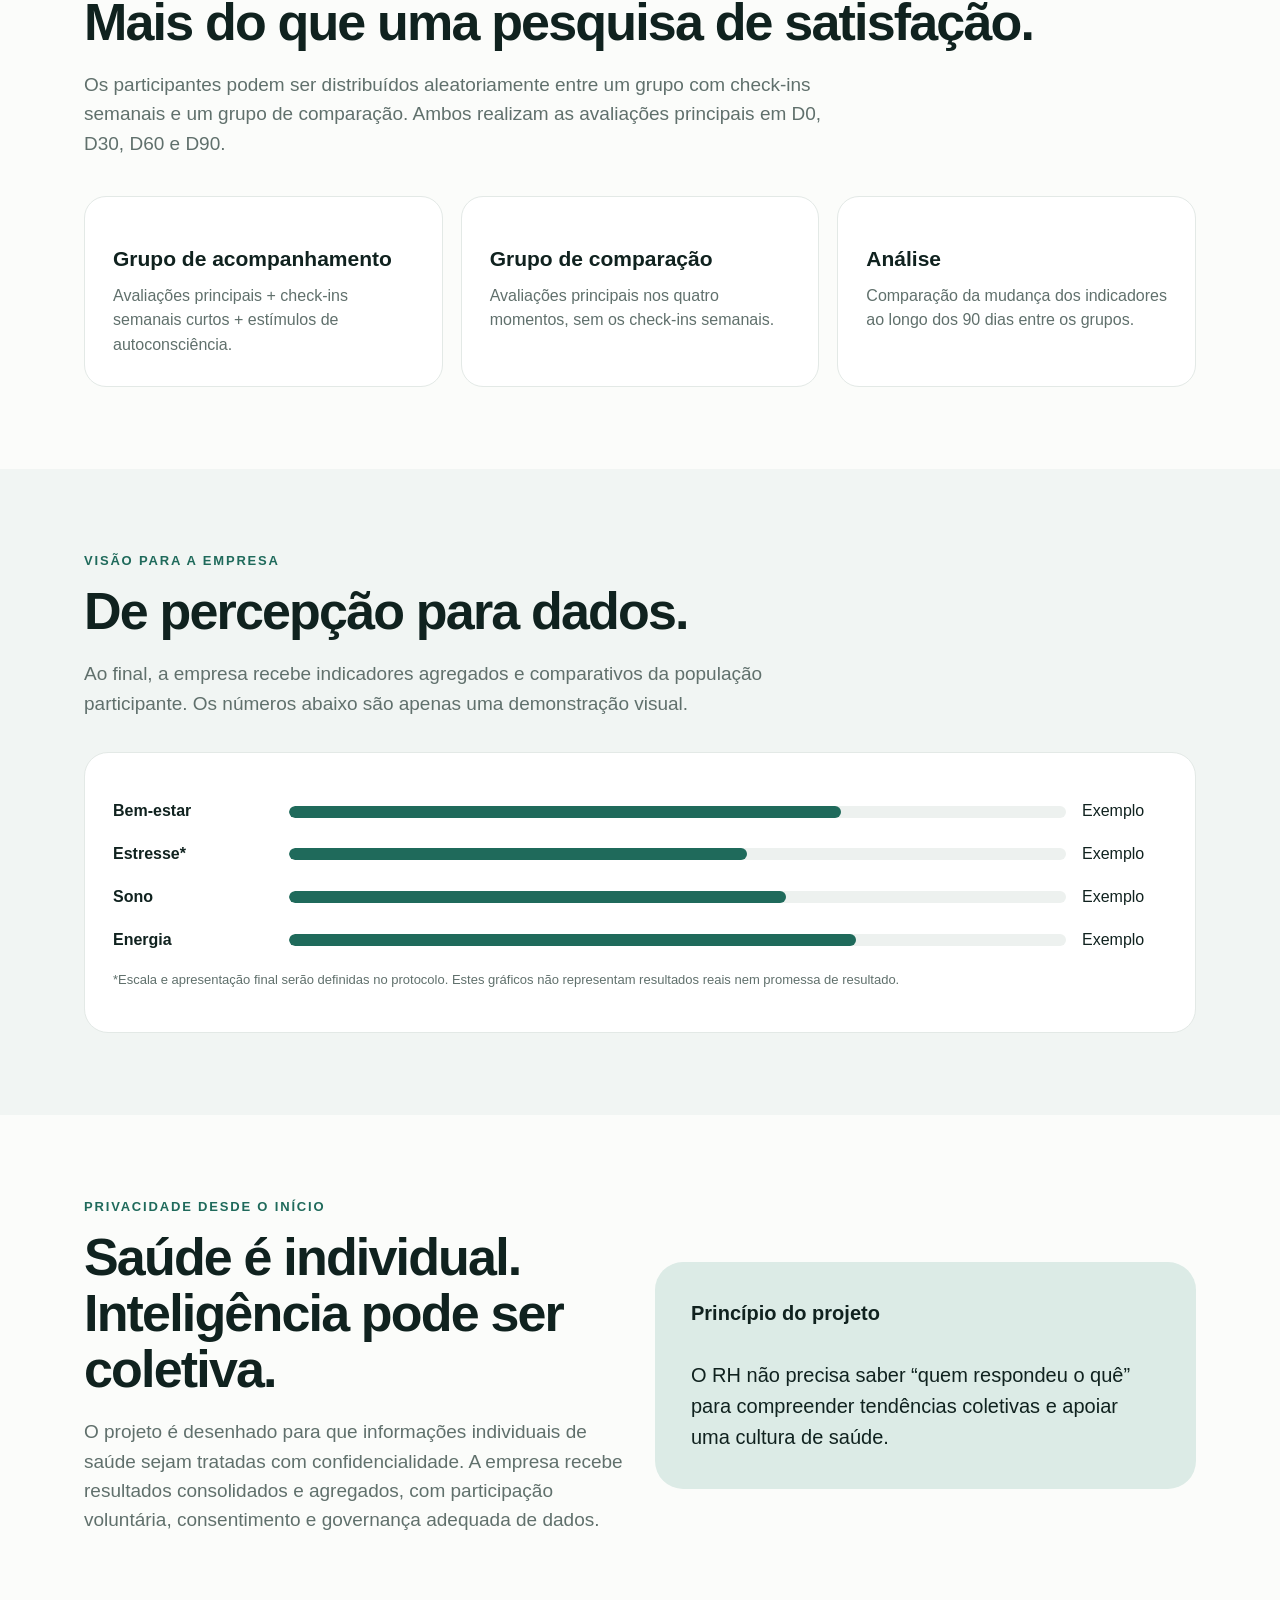
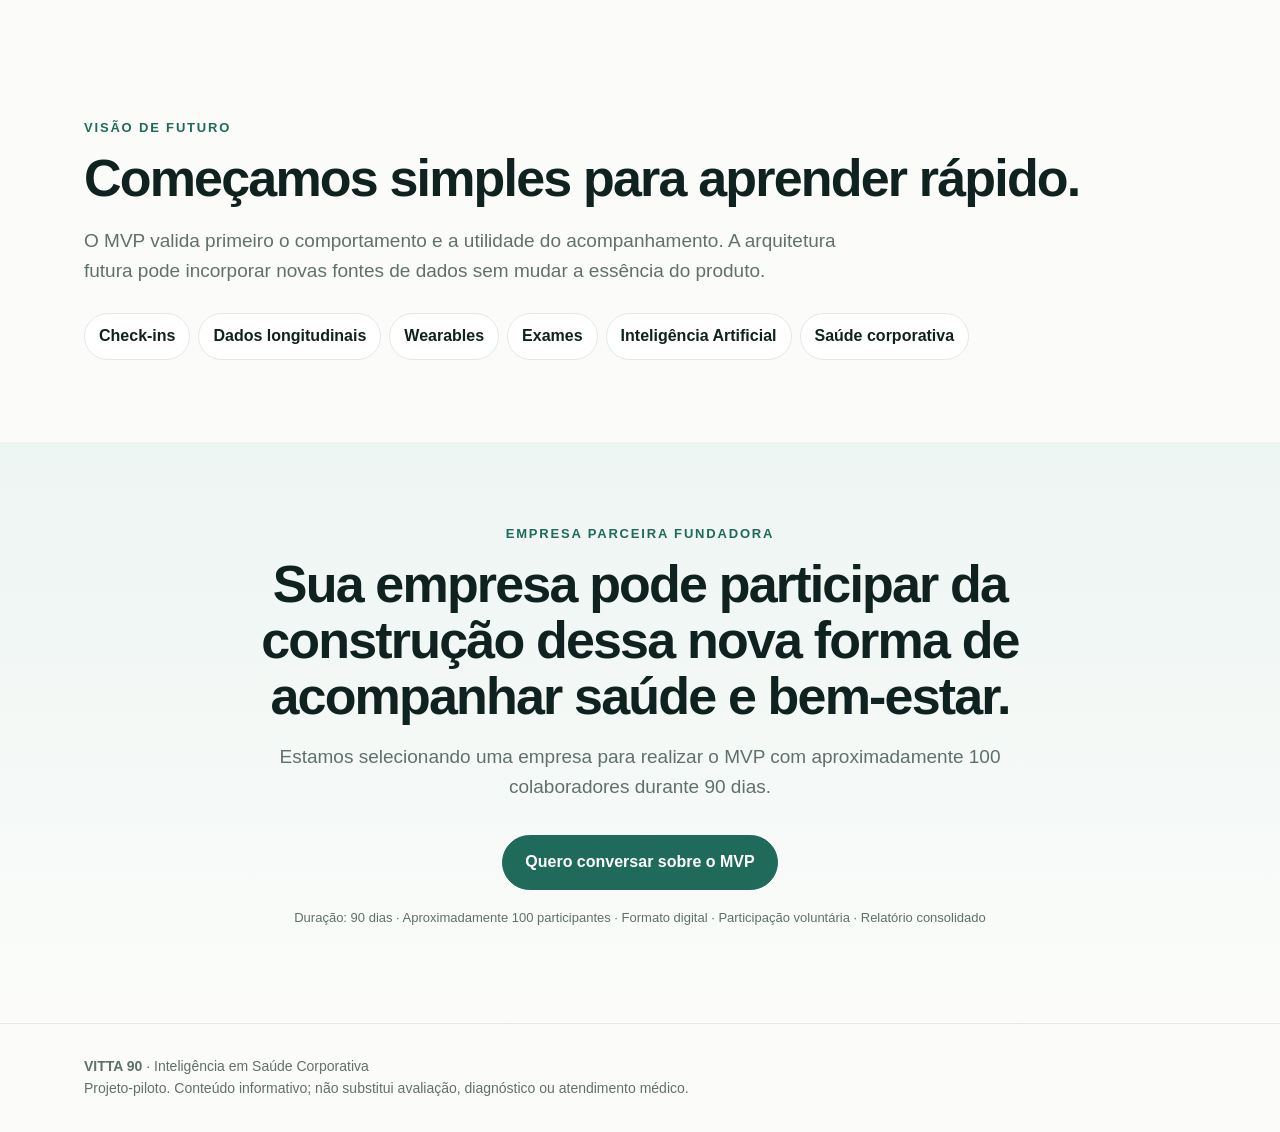
<file: vitta90/vitta90_landing_page_v2.html>
<!doctype html>
<html lang="pt-BR">
<head>
<meta charset="utf-8">
<meta name="viewport" content="width=device-width, initial-scale=1">
<title>VITTA 90 | Inteligência em Saúde Corporativa</title>
<meta name="description" content="Projeto-piloto de 90 dias para acompanhar saúde e bem-estar corporativo com simplicidade, confidencialidade e dados.">
<style>
:root{
  --ink:#10221f; --muted:#60706c; --paper:#fbfcfa; --card:#ffffff;
  --accent:#1f6a5b; --accent2:#dcebe6; --line:#e3e9e6; --dark:#0c2e28;
}
*{box-sizing:border-box}
html{scroll-behavior:smooth}
body{margin:0;font-family:Inter,ui-sans-serif,-apple-system,BlinkMacSystemFont,"Segoe UI",Arial,sans-serif;color:var(--ink);background:var(--paper);line-height:1.55}
.wrap{max-width:1160px;margin:auto;padding:0 24px}
nav{position:sticky;top:0;z-index:10;background:rgba(251,252,250,.92);backdrop-filter:blur(12px);border-bottom:1px solid var(--line)}
.nav{height:72px;display:flex;align-items:center;justify-content:space-between}
.brand{font-weight:800;letter-spacing:.12em}.brand span{color:var(--accent)}
a{text-decoration:none;color:inherit}
.btn{display:inline-block;padding:14px 22px;border-radius:999px;background:var(--accent);color:white;font-weight:700;border:1px solid var(--accent)}
.btn.secondary{background:transparent;color:var(--accent)}
.hero{padding:96px 0 72px;background:radial-gradient(circle at 85% 20%,#dcebe6 0,transparent 30%)}
.eyebrow{font-size:13px;text-transform:uppercase;letter-spacing:.14em;font-weight:800;color:var(--accent)}
h1{font-size:clamp(44px,7vw,82px);line-height:1.02;letter-spacing:-.045em;margin:18px 0 24px;max-width:920px}
.lead{font-size:21px;color:var(--muted);max-width:760px}
.hero-actions{display:flex;gap:12px;flex-wrap:wrap;margin-top:34px}
.stats{display:grid;grid-template-columns:repeat(3,1fr);gap:14px;margin-top:58px}
.stat{background:var(--card);border:1px solid var(--line);border-radius:20px;padding:24px}
.stat b{font-size:30px;display:block}.stat span{color:var(--muted)}
section{padding:82px 0}
h2{font-size:clamp(32px,5vw,52px);line-height:1.08;letter-spacing:-.035em;margin:12px 0 20px}
.sub{font-size:19px;color:var(--muted);max-width:760px}
.grid{display:grid;grid-template-columns:repeat(3,1fr);gap:18px;margin-top:38px}
.card{background:var(--card);border:1px solid var(--line);border-radius:22px;padding:28px}
.card .num{width:38px;height:38px;border-radius:50%;display:grid;place-items:center;background:var(--accent2);color:var(--accent);font-weight:800}
.card h3{font-size:21px;margin:18px 0 8px}.card p{color:var(--muted);margin:0}
.band{background:var(--dark);color:white}.band .sub{color:#bfd1cc}
.timeline{display:grid;grid-template-columns:repeat(4,1fr);gap:12px;margin-top:40px}
.step{border-top:2px solid #6e9a90;padding-top:18px}.step b{font-size:22px}.step p{color:#bfd1cc}
.phone{max-width:520px;margin:42px auto 0;background:#eef4f1;border:1px solid var(--line);border-radius:30px;padding:22px}
.bubble{background:white;border-radius:18px 18px 18px 5px;padding:18px;margin:10px 0;box-shadow:0 8px 25px rgba(16,34,31,.06)}
.options{display:grid;gap:8px;margin-top:14px}.option{border:1px solid #cfdcd7;border-radius:12px;padding:11px 13px;color:var(--accent);font-weight:650}
.chart{margin-top:34px;background:white;border:1px solid var(--line);border-radius:24px;padding:28px}
.metric{display:grid;grid-template-columns:160px 1fr 85px;align-items:center;gap:16px;margin:18px 0}
.track{height:12px;background:#edf1ef;border-radius:99px;overflow:hidden}.fill{height:100%;background:var(--accent);border-radius:99px}
.note{font-size:13px;color:var(--muted);margin-top:18px}
.privacy{display:grid;grid-template-columns:1fr 1fr;gap:30px;align-items:center}
.shield{background:var(--accent2);border-radius:28px;padding:36px;font-size:20px}
.future{display:flex;flex-wrap:wrap;gap:8px;margin-top:28px}.pill{padding:10px 14px;border-radius:999px;border:1px solid var(--line);background:white;font-weight:650}
.cta{text-align:center;background:linear-gradient(180deg,#edf5f2,#fbfcfa)}
.cta h2{max-width:760px;margin:12px auto 18px}.cta .sub{margin:auto}
footer{padding:32px 0;border-top:1px solid var(--line);color:var(--muted);font-size:14px}
@media(max-width:760px){
 .stats,.grid,.timeline,.privacy{grid-template-columns:1fr}
 .hero{padding-top:62px}.metric{grid-template-columns:95px 1fr 55px}
 nav .btn{padding:10px 14px;font-size:13px}
}
</style>
</head>
<body>
<nav><div class="wrap nav"><a class="brand" href="#"><span>VITTA</span> 90</a><a class="btn" href="#participar">Conhecer o projeto</a></div></nav>

<header class="hero">
<div class="wrap">
<div class="eyebrow">Inteligência em Saúde Corporativa</div>
<h1>Sua empresa mede resultados.<br>Mas mede como as pessoas estão?</h1>
<p class="lead">Um projeto-piloto de 90 dias para acompanhar bem-estar, estresse, sono, energia e autocuidado — com uma experiência simples para o colaborador e dados consolidados para a empresa.</p>
<div class="hero-actions"><a class="btn" href="#participar">Quero ser Empresa Parceira Fundadora</a><a class="btn secondary" href="#como">Como funciona</a></div>
<div class="stats">
<div class="stat"><b>90 dias</b><span>de acompanhamento</span></div>
<div class="stat"><b>≈ 100</b><span>colaboradores no MVP</span></div>
<div class="stat"><b>&lt; 1 min</b><span>para responder às avaliações</span></div>
</div>
</div>
</header>

<section>
<div class="wrap">
<div class="eyebrow">O desafio</div>
<h2>O que você não mede, você não consegue acompanhar.</h2>
<p class="sub">Produtividade, absenteísmo e turnover aparecem nos relatórios. Mas sinais de baixa energia, estresse, sono inadequado e perda de equilíbrio podem surgir antes. O VITTA 90 transforma percepções recorrentes em uma visão longitudinal de bem-estar.</p>
<div class="grid">
<div class="card"><div class="num">01</div><h3>Perceber</h3><p>Check-ins objetivos ajudam o colaborador a observar como está se sentindo.</p></div>
<div class="card"><div class="num">02</div><h3>Acompanhar</h3><p>As mesmas dimensões são medidas ao longo do tempo para observar tendências.</p></div>
<div class="card"><div class="num">03</div><h3>Aprender</h3><p>A empresa recebe uma leitura consolidada do grupo, preservando a confidencialidade individual.</p></div>
</div>
</div>
</section>

<section id="como" class="band">
<div class="wrap">
<div class="eyebrow" style="color:#8fc0b4">O projeto-piloto</div>
<h2>90 dias. Uma pergunta central.</h2>
<p class="sub">O acompanhamento frequente e o aumento de consciência sobre a própria saúde estão associados a uma evolução diferente dos indicadores de bem-estar?</p>
<div class="timeline">
<div class="step"><b>D0</b><p>Avaliação inicial e formação dos grupos.</p></div>
<div class="step"><b>D30</b><p>Primeira comparação dos indicadores.</p></div>
<div class="step"><b>D60</b><p>Acompanhamento da evolução.</p></div>
<div class="step"><b>D90</b><p>Avaliação final e análise comparativa.</p></div>
</div>
</div>
</section>

<section>
<div class="wrap">
<div class="eyebrow">Experiência</div>
<h2>Simples como responder uma mensagem.</h2>
<p class="sub">Sem aplicativo novo e sem formulários longos. O desenho do MVP prioriza perguntas objetivas e respostas por toque no WhatsApp.</p>
<div class="phone">
<div class="bubble"><b>Seu check-in da semana 👋</b><br>Como esteve sua energia nesta semana?
<div class="options"><div class="option">Muito baixa</div><div class="option">Baixa</div><div class="option">Regular</div><div class="option">Boa</div><div class="option">Muito boa</div></div>
</div>
<div class="bubble">✓ Próxima pergunta</div>
</div>
</div>
</section>

<section>
<div class="wrap">
<div class="eyebrow">Desenho do MVP</div>
<h2>Mais do que uma pesquisa de satisfação.</h2>
<p class="sub">Os participantes podem ser distribuídos aleatoriamente entre um grupo com check-ins semanais e um grupo de comparação. Ambos realizam as avaliações principais em D0, D30, D60 e D90.</p>
<div class="grid">
<div class="card"><h3>Grupo de acompanhamento</h3><p>Avaliações principais + check-ins semanais curtos + estímulos de autoconsciência.</p></div>
<div class="card"><h3>Grupo de comparação</h3><p>Avaliações principais nos quatro momentos, sem os check-ins semanais.</p></div>
<div class="card"><h3>Análise</h3><p>Comparação da mudança dos indicadores ao longo dos 90 dias entre os grupos.</p></div>
</div>
</div>
</section>

<section style="background:#f1f5f3">
<div class="wrap">
<div class="eyebrow">Visão para a empresa</div>
<h2>De percepção para dados.</h2>
<p class="sub">Ao final, a empresa recebe indicadores agregados e comparativos da população participante. Os números abaixo são apenas uma demonstração visual.</p>
<div class="chart">
<div class="metric"><b>Bem-estar</b><div class="track"><div class="fill" style="width:71%"></div></div><span>Exemplo</span></div>
<div class="metric"><b>Estresse*</b><div class="track"><div class="fill" style="width:59%"></div></div><span>Exemplo</span></div>
<div class="metric"><b>Sono</b><div class="track"><div class="fill" style="width:64%"></div></div><span>Exemplo</span></div>
<div class="metric"><b>Energia</b><div class="track"><div class="fill" style="width:73%"></div></div><span>Exemplo</span></div>
<p class="note">*Escala e apresentação final serão definidas no protocolo. Estes gráficos não representam resultados reais nem promessa de resultado.</p>
</div>
</div>
</section>

<section>
<div class="wrap privacy">
<div>
<div class="eyebrow">Privacidade desde o início</div>
<h2>Saúde é individual. Inteligência pode ser coletiva.</h2>
<p class="sub">O projeto é desenhado para que informações individuais de saúde sejam tratadas com confidencialidade. A empresa recebe resultados consolidados e agregados, com participação voluntária, consentimento e governança adequada de dados.</p>
</div>
<div class="shield"><b>Princípio do projeto</b><br><br>O RH não precisa saber “quem respondeu o quê” para compreender tendências coletivas e apoiar uma cultura de saúde.</div>
</div>
</section>

<section>
<div class="wrap">
<div class="eyebrow">Visão de futuro</div>
<h2>Começamos simples para aprender rápido.</h2>
<p class="sub">O MVP valida primeiro o comportamento e a utilidade do acompanhamento. A arquitetura futura pode incorporar novas fontes de dados sem mudar a essência do produto.</p>
<div class="future"><span class="pill">Check-ins</span><span class="pill">Dados longitudinais</span><span class="pill">Wearables</span><span class="pill">Exames</span><span class="pill">Inteligência Artificial</span><span class="pill">Saúde corporativa</span></div>
</div>
</section>

<section id="participar" class="cta">
<div class="wrap">
<div class="eyebrow">Empresa Parceira Fundadora</div>
<h2>Sua empresa pode participar da construção dessa nova forma de acompanhar saúde e bem-estar.</h2>
<p class="sub">Estamos selecionando uma empresa para realizar o MVP com aproximadamente 100 colaboradores durante 90 dias.</p>
<div class="hero-actions" style="justify-content:center"><a class="btn" href="https://wa.me/5511944815191?text=Ol%C3%A1%2C%20Alex%21%20Gostaria%20de%20conhecer%20melhor%20o%20projeto%20VITTA%2090." target="_blank" rel="noopener">Quero conversar sobre o MVP</a></div>
<p class="note">Duração: 90 dias · Aproximadamente 100 participantes · Formato digital · Participação voluntária · Relatório consolidado</p>
</div>
</section>

<footer><div class="wrap"><b>VITTA 90</b> · Inteligência em Saúde Corporativa<br>Projeto-piloto. Conteúdo informativo; não substitui avaliação, diagnóstico ou atendimento médico.</div></footer>
</body>
</html>
</file>
<file: assets/css/main.min.css>
:root{--black:#12100e;--black2:#1c1813;--gold:#b78642;--gold-light:#e5c794;--paper:#f8f5ef;--text:#1c1915;--muted:#625b50;--line:#dfd5c5;--sans:'DM Sans',Arial,sans-serif;--display:'Manrope',Arial,sans-serif}*{box-sizing:border-box}html{scroll-behavior:smooth}body{margin:0;background:#fff;color:var(--text);font:17px/1.6 var(--sans)}img{display:block;width:100%;height:100%;object-fit:cover}.skip{position:absolute;left:-999px}.skip:focus{left:15px;top:15px;z-index:5;padding:10px;background:#fff}.header{height:90px;max-width:1240px;margin:auto;padding:0 28px;display:flex;align-items:center;justify-content:space-between;gap:24px}.brand,.footer-brand{color:var(--black);text-decoration:none;font:700 21px/1 var(--display);letter-spacing:-1px}.brand span,.footer-brand span{font-weight:400}.brand small,.footer-brand small{display:block;margin-top:6px;font:600 9px/1 var(--sans);letter-spacing:2px;text-transform:uppercase}.header nav{display:flex;gap:29px}.header nav a{color:var(--text);font-size:14px;text-decoration:none}.button{display:inline-flex;align-items:center;justify-content:center;gap:18px;padding:16px 24px;border-radius:7px;background:var(--gold);color:#fff;font-size:15px;font-weight:700;text-decoration:none;transition:.2s}.button:hover{background:#956224;transform:translateY(-2px)}.button span{font-size:18px}.button-small{padding:12px 17px;font-size:13px}.section{max-width:1240px;margin:auto;padding-left:28px;padding-right:28px}.hero{min-height:640px;padding-top:45px;padding-bottom:70px;display:grid;grid-template-columns:1.04fr .96fr;gap:72px;align-items:center}.eyebrow{margin:0 0 15px;color:#9c6827;font-size:12px;font-weight:800;letter-spacing:1.7px;text-transform:uppercase}.eyebrow.light{color:var(--gold-light)}h1,h2,h3{font-family:var(--display)}h1,h2{margin:0;letter-spacing:-2.6px;line-height:1.1}.hero h1{max-width:680px;font-size:clamp(42px,5vw,68px)}.hero h1 em{color:var(--gold);font-style:normal}.signature{margin:22px 0 9px;font:600 17px var(--display)}.lead{max-width:565px;margin:0 0 29px;color:var(--muted);font-size:18px}.microcopy{margin-top:18px;color:var(--muted);font-size:14px}.microcopy i{display:inline-block;width:7px;height:7px;margin:0 7px 1px 0;border-radius:50%;background:var(--gold)}.hero-image{position:relative;height:520px;overflow:hidden;border-radius:4px}.hero-image img{object-position:center 25%}.hero-image .hero-photo-sp{object-fit:cover;object-position:center center}.identification{padding-top:70px;padding-bottom:115px}.identification h2,.assessment h2,.benefits h2,.about h2,.facility h2,.faq h2{max-width:680px;font-size:clamp(34px,3.5vw,49px)}.situation-grid{display:grid;grid-template-columns:repeat(4,1fr);gap:14px;margin-top:43px}.situation-grid article{min-height:165px;padding:23px;border:1px solid var(--line);border-radius:8px}.situation-grid b,.steps b{color:#9c6827;font:700 14px var(--display)}.situation-grid p{margin:25px 0 0;font-size:17px;line-height:1.4}.closing{max-width:650px;margin-top:30px;color:var(--muted);font-size:17px}.two-col{display:grid;grid-template-columns:1fr 1fr;gap:100px;align-items:center}.assessment{max-width:none;padding:92px max(28px,calc((100vw - 1184px)/2));background:var(--paper)}.portrait{height:590px;overflow:hidden;border-radius:4px}.assessment-copy>p:not(.eyebrow),.about-copy>p:not(.eyebrow),.facility-copy>p:not(.eyebrow){color:var(--muted);font-size:18px}.check-list{padding:0;margin:27px 0;list-style:none}.check-list li{margin:13px 0;font-size:16px}.check-list li:before{content:'✓';margin-right:12px;color:#9c6827;font-weight:bold}.text-link{display:inline-flex;gap:14px;padding-bottom:5px;border-bottom:1px solid #d7b37a;color:#925f1e;font-size:16px;font-weight:700;text-decoration:none}.technology-wrap{padding-top:100px;padding-bottom:100px}.technology{display:grid;grid-template-columns:1fr 1fr;gap:60px;padding:70px;border:1px solid #3a2e21;border-radius:28px;background:var(--black);color:#fff}.technology h2,.lens-banner h2,.steps h2,.final-cta h2{max-width:540px;font-size:clamp(37px,4vw,54px)}.tech-sticky{position:sticky;top:25px}.tech-sticky img{height:375px;margin-top:37px;border-radius:8px}.tech-cards>p{max-width:480px;margin:3px 0 35px;color:#ded2c0;font-size:17px}.tech-card{margin:17px 0;padding:33px;border:1px solid #e7d8c4;border-radius:9px;background:#fff;color:var(--text)}.tech-card span{color:#9c6827;font-size:14px;font-weight:800}.tech-card h3{margin:16px 0 9px;font-size:26px;letter-spacing:-1px;line-height:1.2}.tech-card p{margin:0;color:var(--muted);font-size:15px}.tech-card.with-image{display:grid;grid-template-columns:1fr 130px;gap:20px;align-items:center}.tech-card.with-image img{height:130px;border-radius:5px}.lens-banner,.final-cta{position:relative;max-width:none;height:540px;overflow:hidden;color:#fff}.lens-banner>img,.final-cta>img{position:absolute;inset:0}.lens-banner:after,.final-cta:after{position:absolute;inset:0;content:'';background:linear-gradient(90deg,rgba(15,12,9,.92),rgba(15,12,9,.56),rgba(15,12,9,.1))}.lens-banner>div,.final-cta>div{position:relative;z-index:1;display:flex;flex-direction:column;align-items:flex-start;justify-content:center;height:100%;padding:0 max(28px,calc((100vw - 1184px)/2))}.lens-banner>div>*{max-width:580px}.lens-banner p:not(.eyebrow),.final-cta p:not(.eyebrow){max-width:600px;font-size:17px}.button-white{margin-top:13px;background:#ead7b0;color:var(--black)}.button-white:hover{background:#fff3d9}.benefits{padding-top:110px;padding-bottom:115px}.benefits h2{margin-bottom:50px}.benefit-grid{display:grid;grid-template-columns:repeat(4,1fr);gap:25px}.benefit-grid article{padding-top:21px;border-top:1px solid var(--line)}.benefit-grid i{color:#9c6827;font-size:23px;font-style:normal}.benefit-grid h3{margin:17px 0 7px;font-size:20px;letter-spacing:-.5px}.benefit-grid p{margin:0;color:var(--muted);font-size:15px}.about{padding-top:70px;padding-bottom:100px}.about-photo{height:565px;overflow:hidden;border-radius:4px}.about-photo img{object-position:center 35%}.quote{margin-top:35px!important;padding:3px 0 3px 18px;border-left:3px solid var(--gold);color:var(--text)!important;font:500 19px/1.45 var(--display)!important}.steps{max-width:none;padding:91px max(28px,calc((100vw - 1184px)/2));background:var(--black);color:#fff}.steps h2{margin-bottom:43px}.steps-grid{display:grid;grid-template-columns:repeat(4,1fr);gap:25px;margin-bottom:37px}.steps-grid article{padding-top:21px;border-top:1px solid rgba(255,255,255,.28)}.steps-grid b{color:var(--gold-light)}.steps-grid h3{margin:17px 0 5px;font-size:19px}.steps-grid p{margin:0;color:#e2d7c8;font-size:15px}.facility{padding-top:120px;padding-bottom:120px}.facility-photo{height:510px;overflow:hidden;border-radius:4px}.facility address{margin:28px 0;font:600 17px/1.7 var(--display)}.facility address small{color:var(--muted);font:400 14px var(--sans)}.faq{display:grid;grid-template-columns:.8fr 1.2fr;gap:100px;max-width:none;padding:95px max(28px,calc((100vw - 1184px)/2)) 110px;background:var(--paper)}.faq>div>p:not(.eyebrow){max-width:370px;color:var(--muted)}.accordions details{padding:19px 0;border-bottom:1px solid #d5cbbb}.accordions summary{display:flex;justify-content:space-between;gap:15px;list-style:none;cursor:pointer;font:600 18px var(--display)}.accordions summary::-webkit-details-marker{display:none}.accordions summary span{color:#9c6827;font-size:22px;line-height:1}.accordions details[open] summary span{transform:rotate(45deg)}.accordions p{margin:13px 35px 0 0;color:var(--muted);font-size:15px}.final-cta{height:490px}.final-cta>div{align-items:center;text-align:center}.final-cta h2{max-width:720px}.final-cta .button{margin-top:16px}footer{display:grid;grid-template-columns:1.2fr 1fr 1fr 1.2fr;gap:25px;padding:56px max(28px,calc((100vw - 1184px)/2)) 28px;background:var(--black);color:#d8cdbf}footer .footer-brand{color:#fff}footer b{color:#fff;font:600 13px var(--display)}footer p{margin:11px 0;font-size:15px;line-height:1.75}.copyright{grid-column:1/-1;padding-top:22px;border-top:1px solid rgba(255,255,255,.16);color:#bfb2a1;font-size:12px}.whatsapp-float{display:none;position:fixed;right:18px;bottom:18px;z-index:4;width:56px;height:56px;align-items:center;justify-content:center;border-radius:50%;background:var(--gold);box-shadow:0 6px 18px rgba(0,0,0,.22);color:#fff;font-size:30px;text-decoration:none}.reveal{opacity:0;transform:translateY(17px);transition:.6s ease}.reveal.show{opacity:1;transform:none}@media(max-width:820px){body{font-size:16px}.header{height:72px;padding:0 20px}.header nav,.header .button{display:none}.section{padding-left:20px;padding-right:20px}.hero{grid-template-columns:1fr;gap:35px;min-height:0;padding-top:38px;padding-bottom:56px}.hero h1{font-size:43px;letter-spacing:-2px}.lead,.assessment-copy>p:not(.eyebrow),.about-copy>p:not(.eyebrow),.facility-copy>p:not(.eyebrow){font-size:17px}.hero-image{height:430px}.identification{padding-top:55px;padding-bottom:65px}.situation-grid{grid-template-columns:1fr 1fr;gap:10px;margin-top:28px}.situation-grid article{min-height:140px;padding:17px}.situation-grid p{margin-top:18px;font-size:16px}.two-col{grid-template-columns:1fr;gap:35px}.assessment{padding:60px 20px}.portrait{height:440px}.assessment-copy h2,.identification h2,.benefits h2,.about h2,.facility h2,.faq h2{font-size:35px;letter-spacing:-1.8px}.technology-wrap{padding:60px 20px}.technology{grid-template-columns:1fr;gap:28px;padding:36px 20px;border-radius:20px}.tech-sticky{position:static}.tech-sticky img{height:330px;margin-top:28px}.tech-card{padding:25px 20px}.lens-banner,.final-cta{height:600px}.lens-banner>img,.final-cta>img{object-position:66% center}.lens-banner:after,.final-cta:after{background:rgba(15,12,9,.76)}.lens-banner>div,.final-cta>div{padding:35px 20px}.lens-banner h2,.steps h2,.final-cta h2,.technology h2{font-size:37px;letter-spacing:-1.8px}.benefits{padding-top:60px;padding-bottom:65px}.benefit-grid,.steps-grid{grid-template-columns:1fr 1fr;gap:25px 18px}.about{padding-top:50px;padding-bottom:60px}.about-photo{height:490px;grid-row:1}.steps{padding:60px 20px}.facility{padding-top:60px;padding-bottom:65px}.facility-photo{height:400px}.faq{grid-template-columns:1fr;gap:35px;padding:60px 20px}.final-cta{height:550px}footer{grid-template-columns:1fr 1fr;gap:27px 15px;padding:45px 20px 25px}.whatsapp-float{display:flex}}@media(max-width:400px){.hero h1{font-size:37px}.situation-grid,.steps-grid,.benefit-grid,footer{grid-template-columns:1fr}.hero-image{height:380px}.tech-card.with-image{grid-template-columns:1fr}.tech-card.with-image img{display:none}}.identification{text-align:center}.section-label{display:flex;justify-content:center;align-items:center;gap:8px}.section-label svg{width:18px;height:18px;fill:none;stroke:currentColor;stroke-width:2;stroke-linecap:round;stroke-linejoin:round}.identification h2{margin:auto;max-width:800px}.situation-grid{margin-top:70px;text-align:left}.situation-grid article{min-height:0;padding:0;border:0;border-radius:0}.situation-grid article>svg{width:52px;height:52px;fill:none;stroke:#ad7832;stroke-width:2.6;stroke-linecap:round;stroke-linejoin:round}.situation-grid h3{margin:19px 0 11px;font-size:24px;line-height:1.12;letter-spacing:-1px}.situation-grid p{margin:0;max-width:235px;color:var(--muted);font-size:16px;line-height:1.55}.section-cta{width:100%;margin-top:75px;border-radius:28px}.closing{margin:12px auto 0;font-size:14px;letter-spacing:.5px}@media(max-width:820px){.situation-grid{margin-top:42px}.situation-grid article{padding:5px 2px}.situation-grid h3{font-size:19px}.situation-grid p{font-size:15px}.section-cta{margin-top:45px;border-radius:9px}.closing{font-size:13px}}.identification{position:relative;isolation:isolate;padding-top:105px;padding-bottom:105px}.identification:before{position:absolute;z-index:-1;top:0;bottom:0;left:50%;width:100vw;content:'';transform:translateX(-50%);background:#f5f0e8;border-top:1px solid rgba(183,134,66,.26);border-bottom:1px solid rgba(183,134,66,.26)}.assessment{background:#fff;padding-top:115px;padding-bottom:115px}.technology{align-items:stretch}.tech-intro{align-self:stretch}.tech-cards{padding-bottom:4px}.tech-card{margin:0 0 24px;padding:38px}.tech-card p{font-size:16px;line-height:1.6}.tech-card.with-image{grid-template-columns:1fr 145px}.tech-card.with-image img{height:145px}@media(max-width:820px){.identification{padding-top:65px;padding-bottom:65px}.assessment{padding-top:70px;padding-bottom:70px}.tech-card{margin-bottom:18px;padding:27px 22px}.tech-card p,.accordions p,.steps-grid p,.benefit-grid p{font-size:16px}.tech-card.with-image{grid-template-columns:1fr}.tech-card.with-image img{display:none}.tech-sticky img{object-position:center}.portrait img{object-position:center 25%}.hero-image img{object-position:center 20%}.button{min-height:52px}}.identification{padding-top:78px;padding-bottom:80px;text-align:center}.identification h2{max-width:790px;margin:0 auto}.identification-intro{margin:15px auto 0;color:var(--muted);font-size:18px}.situation-grid{display:grid;grid-template-columns:repeat(4,minmax(0,1fr));gap:14px;margin-top:43px;text-align:left}.situation-grid article{min-height:220px;padding:25px 22px;border:1px solid rgba(255,255,255,.78);border-radius:20px;background:rgba(255,255,255,.46);box-shadow:0 8px 24px rgba(73,53,27,.045);backdrop-filter:blur(13px);-webkit-backdrop-filter:blur(13px);transition:transform .22s ease,background-color .22s ease,box-shadow .22s ease}.situation-grid article:hover{transform:translateY(-4px);background:rgba(255,255,255,.68);box-shadow:0 13px 30px rgba(73,53,27,.08)}.situation-grid b{display:none}.situation-grid article>svg{display:none}.situation-icon{display:flex;width:47px;height:47px;align-items:center;justify-content:center;border:1px solid rgba(255,255,255,.8);border-radius:15px;background:rgba(255,255,255,.45);color:#aa7634;transition:background-color .22s ease,color .22s ease,box-shadow .22s ease}.situation-grid article:hover .situation-icon{background:rgba(230,198,143,.33);color:#8d5e25;box-shadow:0 5px 15px rgba(176,126,52,.13)}.situation-icon svg{width:25px;height:25px;fill:none;stroke:currentColor;stroke-width:1.65;stroke-linecap:round;stroke-linejoin:round}.situation-grid h3{margin:21px 0 8px;font-size:20px;line-height:1.2;letter-spacing:-.75px}.situation-grid p{max-width:none;margin:0;color:var(--muted);font-size:15px;line-height:1.5}@media(max-width:820px){.identification{padding-top:58px;padding-bottom:60px}.identification h2{font-size:34px}.identification-intro{font-size:17px}.situation-grid{display:flex;gap:13px;overflow-x:auto;margin:32px -20px 0;padding:2px 20px 10px;scroll-snap-type:x mandatory;scroll-behavior:smooth;-webkit-overflow-scrolling:touch}.situation-grid::-webkit-scrollbar{display:none}.situation-grid article{min-width:278px;min-height:205px;padding:24px;scroll-snap-align:start}.situation-icon{width:50px;height:50px}.situation-icon svg{width:27px;height:27px}.situation-grid h3{font-size:20px}.situation-grid p{font-size:16px}}.tech-card{border:1px solid rgba(255,255,255,.72);border-radius:20px;background:rgba(255,255,255,.9);box-shadow:0 8px 24px rgba(0,0,0,.11);backdrop-filter:blur(13px);-webkit-backdrop-filter:blur(13px);transition:transform .22s ease,background-color .22s ease,box-shadow .22s ease}.tech-card:hover{transform:translateY(-4px);background:rgba(255,255,255,.98);box-shadow:0 14px 30px rgba(0,0,0,.17)}.benefit-grid article{min-height:185px;padding:25px 22px;border:1px solid rgba(255,255,255,.82);border-radius:20px;background:rgba(248,245,239,.56);box-shadow:0 8px 24px rgba(73,53,27,.045);backdrop-filter:blur(13px);-webkit-backdrop-filter:blur(13px);transition:transform .22s ease,background-color .22s ease,box-shadow .22s ease}.benefit-grid article:hover{transform:translateY(-4px);background:rgba(255,255,255,.76);box-shadow:0 13px 30px rgba(73,53,27,.08)}.benefit-grid i{display:flex;width:45px;height:45px;align-items:center;justify-content:center;border:1px solid rgba(255,255,255,.8);border-radius:15px;background:rgba(255,255,255,.5);transition:background-color .22s ease,color .22s ease}.benefit-grid article:hover i{background:rgba(230,198,143,.33);color:#8d5e25}.steps-grid article{min-height:205px;padding:25px 22px;border:1px solid rgba(255,255,255,.16);border-radius:20px;background:rgba(255,255,255,.055);box-shadow:0 8px 24px rgba(0,0,0,.09);backdrop-filter:blur(13px);-webkit-backdrop-filter:blur(13px);transition:transform .22s ease,background-color .22s ease,border-color .22s ease}.steps-grid article:hover{transform:translateY(-4px);border-color:rgba(229,199,148,.35);background:rgba(255,255,255,.095)}.steps-grid b{display:inline-flex;width:42px;height:42px;align-items:center;justify-content:center;border-radius:14px;background:rgba(229,199,148,.12);font-size:14px}.steps-grid h3{margin-top:22px}@media(max-width:820px){.tech-card,.benefit-grid article,.steps-grid article{border-radius:18px}.benefit-grid article,.steps-grid article{min-height:0;padding:22px 19px}.benefit-grid i{width:42px;height:42px}.steps-grid b{width:39px;height:39px}}.testimonials{max-width:none;padding:86px max(28px,calc((100vw - 1184px)/2)) 82px;background:#17130f;color:#fff}.testimonials-heading{display:flex;align-items:end;justify-content:space-between;gap:45px;margin-bottom:37px}.testimonials h2{max-width:640px;font-size:clamp(34px,3.6vw,50px);letter-spacing:-2.4px;line-height:1.08}.testimonials-heading>p{max-width:290px;margin:0;color:#d8cdbf;font-size:16px}.review-track{display:flex;gap:16px;overflow-x:auto;padding:2px 2px 15px;scroll-snap-type:x mandatory;scroll-behavior:smooth}.review-track::-webkit-scrollbar{height:6px}.review-track::-webkit-scrollbar-thumb{border-radius:9px;background:rgba(229,199,148,.35)}.review-card{display:flex;min-width:345px;min-height:286px;flex:0 0 345px;flex-direction:column;padding:24px;border:1px solid rgba(255,255,255,.15);border-radius:20px;background:rgba(255,255,255,.065);box-shadow:0 10px 24px rgba(0,0,0,.11);backdrop-filter:blur(13px);-webkit-backdrop-filter:blur(13px);scroll-snap-align:start}.review-author{display:flex;align-items:center;gap:11px}.avatar{display:flex;width:39px;height:39px;align-items:center;justify-content:center;border-radius:50%;color:#fff;font:700 12px var(--display)}.avatar-suh{background:#73514e}.avatar-jc{background:#93725b}.avatar-rose{background:#8b6558}.avatar-ja{background:#71828b}.avatar-eduardo{background:#bd4019}.avatar-emanuella{background:#69564b}.review-author h3{margin:0;font:600 16px var(--display)}.review-author small{display:block;color:#d8cdbf;font-size:12px}.stars{margin-top:20px;color:#f3ba4d;font-size:18px;letter-spacing:1px}.stars small{margin-left:6px;color:#d8cdbf;font-size:13px;letter-spacing:0}.review-card>p{margin:13px 0 0;color:#fff;font-size:16px;line-height:1.55}.google-source{margin-top:auto;padding-top:16px;color:#e5c794;font-size:12px;font-weight:700}.google-source:before{content:'G';display:inline-flex;width:17px;height:17px;margin-right:7px;align-items:center;justify-content:center;border-radius:50%;background:#fff;color:#4285f4;font:800 11px Arial}.reviews-note{margin:10px 0 0;color:#bfb2a1;font-size:13px}@media(max-width:820px){.testimonials{padding:62px 20px 57px}.testimonials-heading{display:block;margin-bottom:29px}.testimonials-heading>p{margin-top:13px;font-size:16px}.review-track{margin:0 -20px;padding:2px 20px 13px}.review-card{min-width:292px;flex-basis:292px;min-height:278px;padding:22px}.review-card>p{font-size:16px}.reviews-note{margin-top:8px}}.testimonials{position:relative}.carousel-controls{display:contents}.carousel-button{position:absolute;z-index:2;top:58%;display:flex;width:44px;height:44px;align-items:center;justify-content:center;border:1px solid rgba(229,199,148,.45);border-radius:50%;background:#211b15;color:#fff;cursor:pointer;font-size:21px;box-shadow:0 7px 16px rgba(0,0,0,.2);transition:background-color .18s ease,transform .18s ease}.carousel-button--previous{left:max(8px,calc((100vw - 1280px)/2 - 10px))}.carousel-button--next{right:max(8px,calc((100vw - 1280px)/2 - 10px))}.carousel-button:hover{background:rgba(183,134,66,.8);transform:translateY(-2px)}@media(max-width:820px){.carousel-button{display:none}}.header{position:sticky;top:0;z-index:20;max-width:none;padding-left:max(28px,calc((100vw - 1184px)/2));padding-right:max(28px,calc((100vw - 1184px)/2));transition:background-color .24s ease,box-shadow .24s ease,backdrop-filter .24s ease}.header:before{position:absolute;z-index:-1;inset:0;content:'';background:transparent;transition:background-color .24s ease,backdrop-filter .24s ease}.header.is-scrolled:before{background:rgba(255,253,248,.76);backdrop-filter:blur(16px);-webkit-backdrop-filter:blur(16px);border-bottom:1px solid rgba(183,134,66,.16)}.header.is-scrolled{box-shadow:0 5px 20px rgba(48,34,19,.045)}.whatsapp-float{display:flex;overflow:visible;width:62px;height:62px;background:transparent}.whatsapp-float img{position:relative;z-index:2;width:100%;height:100%;object-fit:contain}.whatsapp-float:before,.whatsapp-float:after{position:absolute;z-index:-1;inset:8px;border-radius:50%;content:'';border:1px solid rgba(37,211,102,.25);animation:water-ripple 3.8s ease-out infinite}.whatsapp-float:after{animation-delay:1.9s}@keyframes water-ripple{0%{opacity:.38;transform:scale(1)}75%,100%{opacity:0;transform:scale(1.35)}}@media(max-width:820px){.header{padding-left:20px;padding-right:20px}.header.is-scrolled:before{background:rgba(255,253,248,.84)}.whatsapp-float{width:62px;height:62px}}.header{top:10px;width:min(1184px,calc(100% - 48px));height:66px;margin:0 auto;padding:0 23px;border-radius:16px}.header:before{border-radius:16px}.header.is-scrolled:before{border:1px solid rgba(183,134,66,.16)}.brand{font-size:19px}.brand small{margin-top:4px}.button-small{padding:10px 14px}@media(max-width:820px){.header{top:7px;width:calc(100% - 24px);height:56px;padding:0 15px;border-radius:14px}.header:before{border-radius:14px}.brand{font-size:17px}.brand small{font-size:7px}}.whatsapp-float{display:flex!important;position:fixed!important;right:22px!important;bottom:22px!important;width:62px!important;height:62px!important;align-items:center!important;justify-content:center!important;z-index:100!important}.whatsapp-float img{display:block!important;width:100%!important;height:100%!important;object-fit:contain!important}@media(max-width:820px){.whatsapp-float{right:18px!important;bottom:18px!important}}.whatsapp-float{isolation:isolate;box-shadow:0 8px 20px rgba(0,0,0,.16)}.whatsapp-float:before{display:block!important;z-index:0;inset:-5px;border:0!important;border-radius:50%;background:radial-gradient(circle,rgba(37,211,102,.7) 0%,rgba(37,211,102,.35) 48%,rgba(37,211,102,0) 75%);animation:whatsapp-halo 2.25s ease-in-out infinite!important}.whatsapp-float:after{display:none!important;animation:none!important}@keyframes whatsapp-halo{0%,100%{opacity:.38;transform:scale(.96)}50%{opacity:.95;transform:scale(1.06)}}.whatsapp-float{padding:0!important;border:0!important;background:transparent!important;box-shadow:none!important;outline:0!important}.whatsapp-float img{border:0!important;border-radius:0!important;box-shadow:none!important;background:transparent!important}.button,.button-white{background:#25d366!important;color:#fff!important}.button:hover,.button-white:hover{background:#1cab58!important}.button{box-shadow:0 7px 18px rgba(37,211,102,.18)}.button:hover{box-shadow:0 10px 23px rgba(37,211,102,.26)}@media(max-width:820px){.benefit-grid,.steps-grid{display:flex;gap:13px;overflow-x:auto;margin:32px -20px 0;padding:2px 20px 12px;scroll-snap-type:x mandatory;scroll-behavior:smooth;-webkit-overflow-scrolling:touch}.benefit-grid::-webkit-scrollbar,.steps-grid::-webkit-scrollbar{display:none}.benefit-grid article,.steps-grid article{min-width:278px;min-height:205px;flex:0 0 278px;padding:24px;scroll-snap-align:start}.benefit-grid h3,.steps-grid h3{font-size:20px}.benefit-grid p,.steps-grid p{font-size:16px}.steps-grid{margin-top:0;margin-bottom:32px}.steps .button{width:100%}}.menu-toggle{display:none}@media(max-width:820px){.header{overflow:visible}.header .header-nav{position:absolute;top:calc(100%+9px);right:0;left:0;display:flex;visibility:hidden;flex-direction:column;gap:0;padding:8px;border:1px solid rgba(183,134,66,.16);border-radius:15px;background:rgba(255,253,248,.97);box-shadow:0 14px 32px rgba(48,34,19,.12);opacity:0;transform:translateY(-8px);transition:opacity .2s ease,transform .2s ease,visibility .2s ease;backdrop-filter:blur(16px);-webkit-backdrop-filter:blur(16px)}.header.menu-open .header-nav{visibility:visible;opacity:1;transform:none}.header .header-nav a{padding:13px 14px;border-radius:10px;font-size:15px;font-weight:600}.header .header-nav a:hover{background:rgba(37,211,102,.1)}.menu-toggle{display:flex;width:37px;height:37px;flex-direction:column;align-items:center;justify-content:center;gap:5px;padding:0;border:1px solid rgba(183,134,66,.25);border-radius:11px;background:rgba(255,255,255,.62);cursor:pointer}.menu-toggle span{display:block;width:17px;height:1.5px;border-radius:2px;background:var(--black);transition:transform .2s ease,opacity .2s ease}.header.menu-open .menu-toggle span:nth-child(1){transform:translateY(6.5px) rotate(45deg)}.header.menu-open .menu-toggle span:nth-child(2){opacity:0}.header.menu-open .menu-toggle span:nth-child(3){transform:translateY(-6.5px) rotate(-45deg)}}#avaliacoes{display:none}.video-testimonials{max-width:none;padding:86px max(28px,calc((100vw - 1184px)/2)) 78px;background:#17130f;color:#fff}.video-heading{display:grid;grid-template-columns:1.05fr .95fr;gap:35px;align-items:end;margin-bottom:37px}.video-heading h2{max-width:660px;font:700 clamp(34px,3.6vw,50px)/1.08 var(--display);letter-spacing:-2.4px}.video-heading>p{max-width:390px;margin:0;color:#d8cdbf;font-size:17px}.video-track{display:flex;gap:17px;overflow-x:auto;padding:2px 2px 15px;scroll-snap-type:x mandatory;scroll-behavior:smooth}.video-track::-webkit-scrollbar{height:6px}.video-track::-webkit-scrollbar-thumb{border-radius:9px;background:rgba(229,199,148,.35)}.video-card{position:relative;display:block;min-width:252px;max-width:252px;height:390px;flex:0 0 252px;overflow:hidden;padding:0;border:1px solid rgba(255,255,255,.16);border-radius:20px;background:#31271f;box-shadow:0 10px 24px rgba(0,0,0,.15);cursor:pointer;scroll-snap-align:start;transition:transform .22s ease,box-shadow .22s ease}.video-card:hover{transform:translateY(-4px);box-shadow:0 16px 30px rgba(0,0,0,.25)}.video-card img,.video-card video{width:100%;height:100%;object-fit:cover;filter:brightness(1.12) contrast(1.04) saturate(1.07);transition:filter .22s ease}.video-card:first-child img{object-position:center top}.video-card:nth-child(2) img{object-position:center 42%}.video-card:nth-child(3) img{object-position:center 20%}.video-card:nth-child(4) img{object-position:center 36%}.video-card:hover img{filter:brightness(1.18) contrast(1.08) saturate(1.1)}.video-card:after{display:none}.video-play{position:absolute;z-index:1;top:50%;left:50%;display:flex;width:58px;height:58px;align-items:center;justify-content:center;padding-left:3px;border:1px solid rgba(255,255,255,.72);border-radius:50%;background:rgba(19,16,13,.58);box-shadow:0 7px 20px rgba(0,0,0,.22);color:#fff;font-size:19px;transform:translate(-50%,-50%);transition:background-color .2s ease,transform .2s ease}.video-card:hover .video-play{background:#25d366;transform:translate(-50%,-50%) scale(1.07)}.video-card.is-playing .video-play{display:none}.video-note{margin:11px 0 0;color:#bfb2a1;font-size:13px}@media(max-width:820px){.video-testimonials{padding:62px 20px 56px}.video-heading{display:block;margin-bottom:28px}.video-heading h2{font-size:35px;letter-spacing:-1.8px}.video-heading>p{margin-top:14px;font-size:16px}.video-track{margin:0 -20px;padding:2px 20px 13px}.video-card{min-width:244px;max-width:244px;height:377px;flex-basis:244px}.video-note{margin-top:9px;font-size:12px}}.video-testimonials{overflow:hidden}.video-heading{display:block;max-width:760px;margin:0 0 36px}.video-heading .eyebrow{margin-bottom:12px}.video-heading h2{max-width:760px;font-size:clamp(38px,4.2vw,56px);letter-spacing:-2.6px}.video-heading>p{max-width:570px;margin:17px 0 0;color:#dfd3c2;font-size:18px;line-height:1.55}.video-track{display:grid;grid-template-columns:repeat(4,minmax(0,1fr));gap:18px;overflow:visible;padding:0}.video-card{min-width:0;max-width:none;width:100%;height:auto;aspect-ratio:2/3;flex:none}.video-note{margin-top:17px}@media(max-width:820px){.video-heading{margin-bottom:27px}.video-heading h2{font-size:36px;letter-spacing:-1.8px}.video-heading>p{font-size:17px}.video-track{display:flex;gap:13px;overflow-x:auto;margin:0 -20px;padding:2px 20px 14px;scroll-snap-type:x mandatory;scroll-behavior:smooth}.video-card{min-width:244px;max-width:244px;width:244px;height:377px;aspect-ratio:auto;flex:0 0 244px;scroll-snap-align:start}.video-note{margin-top:9px}}.video-testimonials{background:#f5f0e8;color:var(--text)}.video-heading .eyebrow{color:#a97430}.video-heading h2{color:var(--text)}.video-heading>p{color:var(--muted)}.video-card{border-color:rgba(183,134,66,.18);background:#fff;box-shadow:0 10px 24px rgba(73,53,27,.1)}.video-card:hover{box-shadow:0 16px 30px rgba(73,53,27,.16)}.video-note{color:var(--muted)}.identification{padding-bottom:68px}.assessment{padding-top:98px}@media(max-width:820px){.identification{padding-bottom:52px}.assessment{padding-top:58px}}.tech-card.with-image{grid-template-columns:1fr 170px}.tech-card.with-image img{height:170px;object-position:center}.tech-sticky img{height:410px;object-position:center}@media(max-width:820px){.tech-sticky img{height:350px}.tech-card.with-image{grid-template-columns:1fr}.tech-card.with-image img{display:none}}.hero .signature{margin-top:23px;color:var(--text);font-size:19px;font-weight:800;letter-spacing:-.35px}@media(max-width:820px){.hero .signature{font-size:18px}}footer .footer-contact a{color:#f2c95c;font-weight:700;text-decoration:none}footer .footer-contact a:hover,footer .footer-contact a:focus-visible{color:#fff7df;text-decoration:underline}.facility-gallery{background:#fcfbf8;padding:112px 28px 120px}.facility-gallery-inner{max-width:1184px;margin:0 auto}.facility-gallery-header{max-width:720px;margin-bottom:48px}.facility-gallery-header h2{margin:0;max-width:700px;font-size:clamp(36px,4vw,54px);letter-spacing:-2.2px;line-height:1.08}.facility-gallery-header>p:not(.eyebrow){max-width:650px;margin:22px 0 0;color:var(--muted);font-size:18px}.facility-gallery-header address{margin:26px 0;font:600 17px/1.7 var(--display)}.architecture-grid{display:grid;grid-template-columns:1.16fr .84fr .84fr;grid-template-rows:repeat(3,220px);gap:14px}.architecture-photo{margin:0;overflow:hidden;border-radius:14px}.architecture-photo img{display:block;width:100%;height:100%;object-fit:cover;transition:transform .45s ease}.architecture-photo:hover img{transform:scale(1.025)}.architecture-main{grid-row:1 / span 3}.architecture-consultation{grid-column:2 / span 2}.architecture-conversation{grid-column:2}.architecture-corridor{grid-column:3}.architecture-lounge{grid-column:2 / span 2}.faq{background:#f5f0e8}@media (max-width:820px){.facility-gallery{padding:76px 20px 82px}.facility-gallery-header{margin-bottom:34px}.facility-gallery-header>p:not(.eyebrow){font-size:17px}.architecture-grid{display:flex;flex-direction:column;gap:12px}.architecture-photo,.architecture-main,.architecture-consultation,.architecture-conversation,.architecture-corridor,.architecture-lounge{width:100%;height:215px}.architecture-main{height:300px}.architecture-consultation,.architecture-lounge{height:230px}}
.button.whatsapp-cta{white-space:nowrap}.button.whatsapp-cta .whatsapp-icon{display:block;width:18px;height:18px;flex:0 0 18px;fill:#fff}.button.whatsapp-cta:hover .whatsapp-icon{fill:#fff}@media(max-width:820px){.hero-image .hero-photo-sp{object-position:center 48%}}
</file>
<file: feira-de-santana/assets/css/main.min.css>
:root{--black:#12100e;--black2:#1c1813;--gold:#b78642;--gold-light:#e5c794;--paper:#f8f5ef;--text:#1c1915;--muted:#625b50;--line:#dfd5c5;--sans:'DM Sans',Arial,sans-serif;--display:'Manrope',Arial,sans-serif}*{box-sizing:border-box}html{scroll-behavior:smooth}body{margin:0;background:#fff;color:var(--text);font:17px/1.6 var(--sans)}img{display:block;width:100%;height:100%;object-fit:cover}.skip{position:absolute;left:-999px}.skip:focus{left:15px;top:15px;z-index:5;padding:10px;background:#fff}.header{height:90px;max-width:1240px;margin:auto;padding:0 28px;display:flex;align-items:center;justify-content:space-between;gap:24px}.brand,.footer-brand{color:var(--black);text-decoration:none;font:700 21px/1 var(--display);letter-spacing:-1px}.brand span,.footer-brand span{font-weight:400}.brand small,.footer-brand small{display:block;margin-top:6px;font:600 9px/1 var(--sans);letter-spacing:2px;text-transform:uppercase}.header nav{display:flex;gap:29px}.header nav a{color:var(--text);font-size:14px;text-decoration:none}.button{display:inline-flex;align-items:center;justify-content:center;gap:18px;padding:16px 24px;border-radius:7px;background:var(--gold);color:#fff;font-size:15px;font-weight:700;text-decoration:none;transition:.2s}.button:hover{background:#956224;transform:translateY(-2px)}.button span{font-size:18px}.button-small{padding:12px 17px;font-size:13px}.section{max-width:1240px;margin:auto;padding-left:28px;padding-right:28px}.hero{min-height:640px;padding-top:45px;padding-bottom:70px;display:grid;grid-template-columns:1.04fr .96fr;gap:72px;align-items:center}.eyebrow{margin:0 0 15px;color:#9c6827;font-size:12px;font-weight:800;letter-spacing:1.7px;text-transform:uppercase}.eyebrow.light{color:var(--gold-light)}h1,h2,h3{font-family:var(--display)}h1,h2{margin:0;letter-spacing:-2.6px;line-height:1.1}.hero h1{max-width:680px;font-size:clamp(42px,5vw,68px)}.hero h1 em{color:var(--gold);font-style:normal}.signature{margin:22px 0 9px;font:600 17px var(--display)}.lead{max-width:565px;margin:0 0 29px;color:var(--muted);font-size:18px}.microcopy{margin-top:18px;color:var(--muted);font-size:14px}.microcopy i{display:inline-block;width:7px;height:7px;margin:0 7px 1px 0;border-radius:50%;background:var(--gold)}.hero-image{position:relative;height:520px;overflow:hidden;border-radius:4px}.hero-image img{object-position:center 25%}.image-caption{position:absolute;bottom:0;left:0;padding:20px 30px 15px 0;background:#fff;font-size:14px;line-height:1.4}.identification{padding-top:70px;padding-bottom:115px}.identification h2,.assessment h2,.benefits h2,.about h2,.facility h2,.faq h2{max-width:680px;font-size:clamp(34px,3.5vw,49px)}.situation-grid{display:grid;grid-template-columns:repeat(4,1fr);gap:14px;margin-top:43px}.situation-grid article{min-height:165px;padding:23px;border:1px solid var(--line);border-radius:8px}.situation-grid b,.steps b{color:#9c6827;font:700 14px var(--display)}.situation-grid p{margin:25px 0 0;font-size:17px;line-height:1.4}.closing{max-width:650px;margin-top:30px;color:var(--muted);font-size:17px}.two-col{display:grid;grid-template-columns:1fr 1fr;gap:100px;align-items:center}.assessment{max-width:none;padding:92px max(28px,calc((100vw - 1184px)/2));background:var(--paper)}.portrait{height:590px;overflow:hidden;border-radius:4px}.assessment-copy>p:not(.eyebrow),.about-copy>p:not(.eyebrow),.facility-copy>p:not(.eyebrow){color:var(--muted);font-size:18px}.check-list{padding:0;margin:27px 0;list-style:none}.check-list li{margin:13px 0;font-size:16px}.check-list li:before{content:'✓';margin-right:12px;color:#9c6827;font-weight:bold}.text-link{display:inline-flex;gap:14px;padding-bottom:5px;border-bottom:1px solid #d7b37a;color:#925f1e;font-size:16px;font-weight:700;text-decoration:none}.technology-wrap{padding-top:100px;padding-bottom:100px}.technology{display:grid;grid-template-columns:1fr 1fr;gap:60px;padding:70px;border:1px solid #3a2e21;border-radius:28px;background:var(--black);color:#fff}.technology h2,.lens-banner h2,.steps h2,.final-cta h2{max-width:540px;font-size:clamp(37px,4vw,54px)}.tech-sticky{position:sticky;top:25px}.tech-sticky img{height:375px;margin-top:37px;border-radius:8px}.tech-cards>p{max-width:480px;margin:3px 0 35px;color:#ded2c0;font-size:17px}.tech-card{margin:17px 0;padding:33px;border:1px solid #e7d8c4;border-radius:9px;background:#fff;color:var(--text)}.tech-card span{color:#9c6827;font-size:14px;font-weight:800}.tech-card h3{margin:16px 0 9px;font-size:26px;letter-spacing:-1px;line-height:1.2}.tech-card p{margin:0;color:var(--muted);font-size:15px}.tech-card.with-image{display:grid;grid-template-columns:1fr 130px;gap:20px;align-items:center}.tech-card.with-image img{height:130px;border-radius:5px}.lens-banner,.final-cta{position:relative;max-width:none;height:540px;overflow:hidden;color:#fff}.lens-banner>img,.final-cta>img{position:absolute;inset:0}.lens-banner:after,.final-cta:after{position:absolute;inset:0;content:'';background:linear-gradient(90deg,rgba(15,12,9,.92),rgba(15,12,9,.56),rgba(15,12,9,.1))}.lens-banner>div,.final-cta>div{position:relative;z-index:1;display:flex;flex-direction:column;align-items:flex-start;justify-content:center;height:100%;padding:0 max(28px,calc((100vw - 1184px)/2))}.lens-banner>div>*{max-width:580px}.lens-banner p:not(.eyebrow),.final-cta p:not(.eyebrow){max-width:600px;font-size:17px}.button-white{margin-top:13px;background:#ead7b0;color:var(--black)}.button-white:hover{background:#fff3d9}.benefits{padding-top:110px;padding-bottom:115px}.benefits h2{margin-bottom:50px}.benefit-grid{display:grid;grid-template-columns:repeat(4,1fr);gap:25px}.benefit-grid article{padding-top:21px;border-top:1px solid var(--line)}.benefit-grid i{color:#9c6827;font-size:23px;font-style:normal}.benefit-grid h3{margin:17px 0 7px;font-size:20px;letter-spacing:-.5px}.benefit-grid p{margin:0;color:var(--muted);font-size:15px}.about{padding-top:70px;padding-bottom:100px}.about-photo{height:565px;overflow:hidden;border-radius:4px}.about-photo img{object-position:center 35%}.quote{margin-top:35px!important;padding:3px 0 3px 18px;border-left:3px solid var(--gold);color:var(--text)!important;font:500 19px/1.45 var(--display)!important}.steps{max-width:none;padding:91px max(28px,calc((100vw - 1184px)/2));background:var(--black);color:#fff}.steps h2{margin-bottom:43px}.steps-grid{display:grid;grid-template-columns:repeat(4,1fr);gap:25px;margin-bottom:37px}.steps-grid article{padding-top:21px;border-top:1px solid rgba(255,255,255,.28)}.steps-grid b{color:var(--gold-light)}.steps-grid h3{margin:17px 0 5px;font-size:19px}.steps-grid p{margin:0;color:#e2d7c8;font-size:15px}.facility{padding-top:120px;padding-bottom:120px}.facility-photo{height:510px;overflow:hidden;border-radius:4px}.facility address{margin:28px 0;font:600 17px/1.7 var(--display)}.facility address small{color:var(--muted);font:400 14px var(--sans)}.faq{display:grid;grid-template-columns:.8fr 1.2fr;gap:100px;max-width:none;padding:95px max(28px,calc((100vw - 1184px)/2)) 110px;background:var(--paper)}.faq>div>p:not(.eyebrow){max-width:370px;color:var(--muted)}.accordions details{padding:19px 0;border-bottom:1px solid #d5cbbb}.accordions summary{display:flex;justify-content:space-between;gap:15px;list-style:none;cursor:pointer;font:600 18px var(--display)}.accordions summary::-webkit-details-marker{display:none}.accordions summary span{color:#9c6827;font-size:22px;line-height:1}.accordions details[open] summary span{transform:rotate(45deg)}.accordions p{margin:13px 35px 0 0;color:var(--muted);font-size:15px}.final-cta{height:490px}.final-cta>div{align-items:center;text-align:center}.final-cta h2{max-width:720px}.final-cta .button{margin-top:16px}footer{display:grid;grid-template-columns:1.2fr 1fr 1fr 1.2fr;gap:25px;padding:56px max(28px,calc((100vw - 1184px)/2)) 28px;background:var(--black);color:#d8cdbf}footer .footer-brand{color:#fff}footer b{color:#fff;font:600 13px var(--display)}footer p{margin:11px 0;font-size:15px;line-height:1.75}.copyright{grid-column:1/-1;padding-top:22px;border-top:1px solid rgba(255,255,255,.16);color:#bfb2a1;font-size:12px}.whatsapp-float{display:none;position:fixed;right:18px;bottom:18px;z-index:4;width:56px;height:56px;align-items:center;justify-content:center;border-radius:50%;background:var(--gold);box-shadow:0 6px 18px rgba(0,0,0,.22);color:#fff;font-size:30px;text-decoration:none}.reveal{opacity:0;transform:translateY(17px);transition:.6s ease}.reveal.show{opacity:1;transform:none}@media(max-width:820px){body{font-size:16px}.header{height:72px;padding:0 20px}.header nav,.header .button{display:none}.section{padding-left:20px;padding-right:20px}.hero{grid-template-columns:1fr;gap:35px;min-height:0;padding-top:38px;padding-bottom:56px}.hero h1{font-size:43px;letter-spacing:-2px}.lead,.assessment-copy>p:not(.eyebrow),.about-copy>p:not(.eyebrow),.facility-copy>p:not(.eyebrow){font-size:17px}.hero-image{height:430px}.identification{padding-top:55px;padding-bottom:65px}.situation-grid{grid-template-columns:1fr 1fr;gap:10px;margin-top:28px}.situation-grid article{min-height:140px;padding:17px}.situation-grid p{margin-top:18px;font-size:16px}.two-col{grid-template-columns:1fr;gap:35px}.assessment{padding:60px 20px}.portrait{height:440px}.assessment-copy h2,.identification h2,.benefits h2,.about h2,.facility h2,.faq h2{font-size:35px;letter-spacing:-1.8px}.technology-wrap{padding:60px 20px}.technology{grid-template-columns:1fr;gap:28px;padding:36px 20px;border-radius:20px}.tech-sticky{position:static}.tech-sticky img{height:330px;margin-top:28px}.tech-card{padding:25px 20px}.lens-banner,.final-cta{height:600px}.lens-banner>img,.final-cta>img{object-position:66% center}.lens-banner:after,.final-cta:after{background:rgba(15,12,9,.76)}.lens-banner>div,.final-cta>div{padding:35px 20px}.lens-banner h2,.steps h2,.final-cta h2,.technology h2{font-size:37px;letter-spacing:-1.8px}.benefits{padding-top:60px;padding-bottom:65px}.benefit-grid,.steps-grid{grid-template-columns:1fr 1fr;gap:25px 18px}.about{padding-top:50px;padding-bottom:60px}.about-photo{height:490px;grid-row:1}.steps{padding:60px 20px}.facility{padding-top:60px;padding-bottom:65px}.facility-photo{height:400px}.faq{grid-template-columns:1fr;gap:35px;padding:60px 20px}.final-cta{height:550px}footer{grid-template-columns:1fr 1fr;gap:27px 15px;padding:45px 20px 25px}.whatsapp-float{display:flex}}@media(max-width:400px){.hero h1{font-size:37px}.situation-grid,.steps-grid,.benefit-grid,footer{grid-template-columns:1fr}.hero-image{height:380px}.tech-card.with-image{grid-template-columns:1fr}.tech-card.with-image img{display:none}}.identification{text-align:center}.section-label{display:flex;justify-content:center;align-items:center;gap:8px}.section-label svg{width:18px;height:18px;fill:none;stroke:currentColor;stroke-width:2;stroke-linecap:round;stroke-linejoin:round}.identification h2{margin:auto;max-width:800px}.situation-grid{margin-top:70px;text-align:left}.situation-grid article{min-height:0;padding:0;border:0;border-radius:0}.situation-grid article>svg{width:52px;height:52px;fill:none;stroke:#ad7832;stroke-width:2.6;stroke-linecap:round;stroke-linejoin:round}.situation-grid h3{margin:19px 0 11px;font-size:24px;line-height:1.12;letter-spacing:-1px}.situation-grid p{margin:0;max-width:235px;color:var(--muted);font-size:16px;line-height:1.55}.section-cta{width:100%;margin-top:75px;border-radius:28px}.closing{margin:12px auto 0;font-size:14px;letter-spacing:.5px}@media(max-width:820px){.situation-grid{margin-top:42px}.situation-grid article{padding:5px 2px}.situation-grid h3{font-size:19px}.situation-grid p{font-size:15px}.section-cta{margin-top:45px;border-radius:9px}.closing{font-size:13px}}.identification{position:relative;isolation:isolate;padding-top:105px;padding-bottom:105px}.identification:before{position:absolute;z-index:-1;top:0;bottom:0;left:50%;width:100vw;content:'';transform:translateX(-50%);background:#f5f0e8;border-top:1px solid rgba(183,134,66,.26);border-bottom:1px solid rgba(183,134,66,.26)}.assessment{background:#fff;padding-top:115px;padding-bottom:115px}.technology{align-items:stretch}.tech-intro{align-self:stretch}.tech-cards{padding-bottom:4px}.tech-card{margin:0 0 24px;padding:38px}.tech-card p{font-size:16px;line-height:1.6}.tech-card.with-image{grid-template-columns:1fr 145px}.tech-card.with-image img{height:145px}@media(max-width:820px){.identification{padding-top:65px;padding-bottom:65px}.assessment{padding-top:70px;padding-bottom:70px}.tech-card{margin-bottom:18px;padding:27px 22px}.tech-card p,.accordions p,.steps-grid p,.benefit-grid p{font-size:16px}.tech-card.with-image{grid-template-columns:1fr}.tech-card.with-image img{display:none}.tech-sticky img{object-position:center}.portrait img{object-position:center 25%}.hero-image img{object-position:center 20%}.button{min-height:52px}}.identification{padding-top:78px;padding-bottom:80px;text-align:center}.identification h2{max-width:790px;margin:0 auto}.identification-intro{margin:15px auto 0;color:var(--muted);font-size:18px}.situation-grid{display:grid;grid-template-columns:repeat(4,minmax(0,1fr));gap:14px;margin-top:43px;text-align:left}.situation-grid article{min-height:220px;padding:25px 22px;border:1px solid rgba(255,255,255,.78);border-radius:20px;background:rgba(255,255,255,.46);box-shadow:0 8px 24px rgba(73,53,27,.045);backdrop-filter:blur(13px);-webkit-backdrop-filter:blur(13px);transition:transform .22s ease,background-color .22s ease,box-shadow .22s ease}.situation-grid article:hover{transform:translateY(-4px);background:rgba(255,255,255,.68);box-shadow:0 13px 30px rgba(73,53,27,.08)}.situation-grid b{display:none}.situation-grid article>svg{display:none}.situation-icon{display:flex;width:47px;height:47px;align-items:center;justify-content:center;border:1px solid rgba(255,255,255,.8);border-radius:15px;background:rgba(255,255,255,.45);color:#aa7634;transition:background-color .22s ease,color .22s ease,box-shadow .22s ease}.situation-grid article:hover .situation-icon{background:rgba(230,198,143,.33);color:#8d5e25;box-shadow:0 5px 15px rgba(176,126,52,.13)}.situation-icon svg{width:25px;height:25px;fill:none;stroke:currentColor;stroke-width:1.65;stroke-linecap:round;stroke-linejoin:round}.situation-grid h3{margin:21px 0 8px;font-size:20px;line-height:1.2;letter-spacing:-.75px}.situation-grid p{max-width:none;margin:0;color:var(--muted);font-size:15px;line-height:1.5}@media(max-width:820px){.identification{padding-top:58px;padding-bottom:60px}.identification h2{font-size:34px}.identification-intro{font-size:17px}.situation-grid{display:flex;gap:13px;overflow-x:auto;margin:32px -20px 0;padding:2px 20px 10px;scroll-snap-type:x mandatory;scroll-behavior:smooth;-webkit-overflow-scrolling:touch}.situation-grid::-webkit-scrollbar{display:none}.situation-grid article{min-width:278px;min-height:205px;padding:24px;scroll-snap-align:start}.situation-icon{width:50px;height:50px}.situation-icon svg{width:27px;height:27px}.situation-grid h3{font-size:20px}.situation-grid p{font-size:16px}}.tech-card{border:1px solid rgba(255,255,255,.72);border-radius:20px;background:rgba(255,255,255,.9);box-shadow:0 8px 24px rgba(0,0,0,.11);backdrop-filter:blur(13px);-webkit-backdrop-filter:blur(13px);transition:transform .22s ease,background-color .22s ease,box-shadow .22s ease}.tech-card:hover{transform:translateY(-4px);background:rgba(255,255,255,.98);box-shadow:0 14px 30px rgba(0,0,0,.17)}.benefit-grid article{min-height:185px;padding:25px 22px;border:1px solid rgba(255,255,255,.82);border-radius:20px;background:rgba(248,245,239,.56);box-shadow:0 8px 24px rgba(73,53,27,.045);backdrop-filter:blur(13px);-webkit-backdrop-filter:blur(13px);transition:transform .22s ease,background-color .22s ease,box-shadow .22s ease}.benefit-grid article:hover{transform:translateY(-4px);background:rgba(255,255,255,.76);box-shadow:0 13px 30px rgba(73,53,27,.08)}.benefit-grid i{display:flex;width:45px;height:45px;align-items:center;justify-content:center;border:1px solid rgba(255,255,255,.8);border-radius:15px;background:rgba(255,255,255,.5);transition:background-color .22s ease,color .22s ease}.benefit-grid article:hover i{background:rgba(230,198,143,.33);color:#8d5e25}.steps-grid article{min-height:205px;padding:25px 22px;border:1px solid rgba(255,255,255,.16);border-radius:20px;background:rgba(255,255,255,.055);box-shadow:0 8px 24px rgba(0,0,0,.09);backdrop-filter:blur(13px);-webkit-backdrop-filter:blur(13px);transition:transform .22s ease,background-color .22s ease,border-color .22s ease}.steps-grid article:hover{transform:translateY(-4px);border-color:rgba(229,199,148,.35);background:rgba(255,255,255,.095)}.steps-grid b{display:inline-flex;width:42px;height:42px;align-items:center;justify-content:center;border-radius:14px;background:rgba(229,199,148,.12);font-size:14px}.steps-grid h3{margin-top:22px}@media(max-width:820px){.tech-card,.benefit-grid article,.steps-grid article{border-radius:18px}.benefit-grid article,.steps-grid article{min-height:0;padding:22px 19px}.benefit-grid i{width:42px;height:42px}.steps-grid b{width:39px;height:39px}}.testimonials{max-width:none;padding:86px max(28px,calc((100vw - 1184px)/2)) 82px;background:#17130f;color:#fff}.testimonials-heading{display:flex;align-items:end;justify-content:space-between;gap:45px;margin-bottom:37px}.testimonials h2{max-width:640px;font-size:clamp(34px,3.6vw,50px);letter-spacing:-2.4px;line-height:1.08}.testimonials-heading>p{max-width:290px;margin:0;color:#d8cdbf;font-size:16px}.review-track{display:flex;gap:16px;overflow-x:auto;padding:2px 2px 15px;scroll-snap-type:x mandatory;scroll-behavior:smooth}.review-track::-webkit-scrollbar{height:6px}.review-track::-webkit-scrollbar-thumb{border-radius:9px;background:rgba(229,199,148,.35)}.review-card{display:flex;min-width:345px;min-height:286px;flex:0 0 345px;flex-direction:column;padding:24px;border:1px solid rgba(255,255,255,.15);border-radius:20px;background:rgba(255,255,255,.065);box-shadow:0 10px 24px rgba(0,0,0,.11);backdrop-filter:blur(13px);-webkit-backdrop-filter:blur(13px);scroll-snap-align:start}.review-author{display:flex;align-items:center;gap:11px}.avatar{display:flex;width:39px;height:39px;align-items:center;justify-content:center;border-radius:50%;color:#fff;font:700 12px var(--display)}.avatar-suh{background:#73514e}.avatar-jc{background:#93725b}.avatar-rose{background:#8b6558}.avatar-ja{background:#71828b}.avatar-eduardo{background:#bd4019}.avatar-emanuella{background:#69564b}.review-author h3{margin:0;font:600 16px var(--display)}.review-author small{display:block;color:#d8cdbf;font-size:12px}.stars{margin-top:20px;color:#f3ba4d;font-size:18px;letter-spacing:1px}.stars small{margin-left:6px;color:#d8cdbf;font-size:13px;letter-spacing:0}.review-card>p{margin:13px 0 0;color:#fff;font-size:16px;line-height:1.55}.google-source{margin-top:auto;padding-top:16px;color:#e5c794;font-size:12px;font-weight:700}.google-source:before{content:'G';display:inline-flex;width:17px;height:17px;margin-right:7px;align-items:center;justify-content:center;border-radius:50%;background:#fff;color:#4285f4;font:800 11px Arial}.reviews-note{margin:10px 0 0;color:#bfb2a1;font-size:13px}@media(max-width:820px){.testimonials{padding:62px 20px 57px}.testimonials-heading{display:block;margin-bottom:29px}.testimonials-heading>p{margin-top:13px;font-size:16px}.review-track{margin:0 -20px;padding:2px 20px 13px}.review-card{min-width:292px;flex-basis:292px;min-height:278px;padding:22px}.review-card>p{font-size:16px}.reviews-note{margin-top:8px}}.testimonials{position:relative}.carousel-controls{display:contents}.carousel-button{position:absolute;z-index:2;top:58%;display:flex;width:44px;height:44px;align-items:center;justify-content:center;border:1px solid rgba(229,199,148,.45);border-radius:50%;background:#211b15;color:#fff;cursor:pointer;font-size:21px;box-shadow:0 7px 16px rgba(0,0,0,.2);transition:background-color .18s ease,transform .18s ease}.carousel-button--previous{left:max(8px,calc((100vw - 1280px)/2 - 10px))}.carousel-button--next{right:max(8px,calc((100vw - 1280px)/2 - 10px))}.carousel-button:hover{background:rgba(183,134,66,.8);transform:translateY(-2px)}@media(max-width:820px){.carousel-button{display:none}}.header{position:sticky;top:0;z-index:20;max-width:none;padding-left:max(28px,calc((100vw - 1184px)/2));padding-right:max(28px,calc((100vw - 1184px)/2));transition:background-color .24s ease,box-shadow .24s ease,backdrop-filter .24s ease}.header:before{position:absolute;z-index:-1;inset:0;content:'';background:transparent;transition:background-color .24s ease,backdrop-filter .24s ease}.header.is-scrolled:before{background:rgba(255,253,248,.76);backdrop-filter:blur(16px);-webkit-backdrop-filter:blur(16px);border-bottom:1px solid rgba(183,134,66,.16)}.header.is-scrolled{box-shadow:0 5px 20px rgba(48,34,19,.045)}.whatsapp-float{display:flex;overflow:visible;width:62px;height:62px;background:transparent}.whatsapp-float img{position:relative;z-index:2;width:100%;height:100%;object-fit:contain}.whatsapp-float:before,.whatsapp-float:after{position:absolute;z-index:-1;inset:8px;border-radius:50%;content:'';border:1px solid rgba(37,211,102,.25);animation:water-ripple 3.8s ease-out infinite}.whatsapp-float:after{animation-delay:1.9s}@keyframes water-ripple{0%{opacity:.38;transform:scale(1)}75%,100%{opacity:0;transform:scale(1.35)}}@media(max-width:820px){.header{padding-left:20px;padding-right:20px}.header.is-scrolled:before{background:rgba(255,253,248,.84)}.whatsapp-float{width:62px;height:62px}}.header{top:10px;width:min(1184px,calc(100% - 48px));height:66px;margin:0 auto;padding:0 23px;border-radius:16px}.header:before{border-radius:16px}.header.is-scrolled:before{border:1px solid rgba(183,134,66,.16)}.brand{font-size:19px}.brand small{margin-top:4px}.button-small{padding:10px 14px}@media(max-width:820px){.header{top:7px;width:calc(100% - 24px);height:56px;padding:0 15px;border-radius:14px}.header:before{border-radius:14px}.brand{font-size:17px}.brand small{font-size:7px}}.whatsapp-float{display:flex!important;position:fixed!important;right:22px!important;bottom:22px!important;width:62px!important;height:62px!important;align-items:center!important;justify-content:center!important;z-index:100!important}.whatsapp-float img{display:block!important;width:100%!important;height:100%!important;object-fit:contain!important}@media(max-width:820px){.whatsapp-float{right:18px!important;bottom:18px!important}}.whatsapp-float{isolation:isolate;box-shadow:0 8px 20px rgba(0,0,0,.16)}.whatsapp-float:before{display:block!important;z-index:0;inset:-5px;border:0!important;border-radius:50%;background:radial-gradient(circle,rgba(37,211,102,.7) 0%,rgba(37,211,102,.35) 48%,rgba(37,211,102,0) 75%);animation:whatsapp-halo 2.25s ease-in-out infinite!important}.whatsapp-float:after{display:none!important;animation:none!important}@keyframes whatsapp-halo{0%,100%{opacity:.38;transform:scale(.96)}50%{opacity:.95;transform:scale(1.06)}}.whatsapp-float{padding:0!important;border:0!important;background:transparent!important;box-shadow:none!important;outline:0!important}.whatsapp-float img{border:0!important;border-radius:0!important;box-shadow:none!important;background:transparent!important}.button,.button-white{background:#25d366!important;color:#fff!important}.button:hover,.button-white:hover{background:#1cab58!important}.button{box-shadow:0 7px 18px rgba(37,211,102,.18)}.button:hover{box-shadow:0 10px 23px rgba(37,211,102,.26)}@media(max-width:820px){.benefit-grid,.steps-grid{display:flex;gap:13px;overflow-x:auto;margin:32px -20px 0;padding:2px 20px 12px;scroll-snap-type:x mandatory;scroll-behavior:smooth;-webkit-overflow-scrolling:touch}.benefit-grid::-webkit-scrollbar,.steps-grid::-webkit-scrollbar{display:none}.benefit-grid article,.steps-grid article{min-width:278px;min-height:205px;flex:0 0 278px;padding:24px;scroll-snap-align:start}.benefit-grid h3,.steps-grid h3{font-size:20px}.benefit-grid p,.steps-grid p{font-size:16px}.steps-grid{margin-top:0;margin-bottom:32px}.steps .button{width:100%}}.menu-toggle{display:none}@media(max-width:820px){.header{overflow:visible}.header .header-nav{position:absolute;top:calc(100%+9px);right:0;left:0;display:flex;visibility:hidden;flex-direction:column;gap:0;padding:8px;border:1px solid rgba(183,134,66,.16);border-radius:15px;background:rgba(255,253,248,.97);box-shadow:0 14px 32px rgba(48,34,19,.12);opacity:0;transform:translateY(-8px);transition:opacity .2s ease,transform .2s ease,visibility .2s ease;backdrop-filter:blur(16px);-webkit-backdrop-filter:blur(16px)}.header.menu-open .header-nav{visibility:visible;opacity:1;transform:none}.header .header-nav a{padding:13px 14px;border-radius:10px;font-size:15px;font-weight:600}.header .header-nav a:hover{background:rgba(37,211,102,.1)}.menu-toggle{display:flex;width:37px;height:37px;flex-direction:column;align-items:center;justify-content:center;gap:5px;padding:0;border:1px solid rgba(183,134,66,.25);border-radius:11px;background:rgba(255,255,255,.62);cursor:pointer}.menu-toggle span{display:block;width:17px;height:1.5px;border-radius:2px;background:var(--black);transition:transform .2s ease,opacity .2s ease}.header.menu-open .menu-toggle span:nth-child(1){transform:translateY(6.5px) rotate(45deg)}.header.menu-open .menu-toggle span:nth-child(2){opacity:0}.header.menu-open .menu-toggle span:nth-child(3){transform:translateY(-6.5px) rotate(-45deg)}}#avaliacoes{display:none}.video-testimonials{max-width:none;padding:86px max(28px,calc((100vw - 1184px)/2)) 78px;background:#17130f;color:#fff}.video-heading{display:grid;grid-template-columns:1.05fr .95fr;gap:35px;align-items:end;margin-bottom:37px}.video-heading h2{max-width:660px;font:700 clamp(34px,3.6vw,50px)/1.08 var(--display);letter-spacing:-2.4px}.video-heading>p{max-width:390px;margin:0;color:#d8cdbf;font-size:17px}.video-track{display:flex;gap:17px;overflow-x:auto;padding:2px 2px 15px;scroll-snap-type:x mandatory;scroll-behavior:smooth}.video-track::-webkit-scrollbar{height:6px}.video-track::-webkit-scrollbar-thumb{border-radius:9px;background:rgba(229,199,148,.35)}.video-card{position:relative;display:block;min-width:252px;max-width:252px;height:390px;flex:0 0 252px;overflow:hidden;padding:0;border:1px solid rgba(255,255,255,.16);border-radius:20px;background:#31271f;box-shadow:0 10px 24px rgba(0,0,0,.15);cursor:pointer;scroll-snap-align:start;transition:transform .22s ease,box-shadow .22s ease}.video-card:hover{transform:translateY(-4px);box-shadow:0 16px 30px rgba(0,0,0,.25)}.video-card img,.video-card video{width:100%;height:100%;object-fit:cover;filter:brightness(1.12) contrast(1.04) saturate(1.07);transition:filter .22s ease}.video-card:hover img{filter:brightness(1.18) contrast(1.08) saturate(1.1)}.video-card:after{display:none}.video-play{position:absolute;z-index:1;top:50%;left:50%;display:flex;width:58px;height:58px;align-items:center;justify-content:center;padding-left:3px;border:1px solid rgba(255,255,255,.72);border-radius:50%;background:rgba(19,16,13,.58);box-shadow:0 7px 20px rgba(0,0,0,.22);color:#fff;font-size:19px;transform:translate(-50%,-50%);transition:background-color .2s ease,transform .2s ease}.video-card:hover .video-play{background:#25d366;transform:translate(-50%,-50%) scale(1.07)}.video-card.is-playing .video-play{display:none}.video-note{margin:11px 0 0;color:#bfb2a1;font-size:13px}@media(max-width:820px){.video-testimonials{padding:62px 20px 56px}.video-heading{display:block;margin-bottom:28px}.video-heading h2{font-size:35px;letter-spacing:-1.8px}.video-heading>p{margin-top:14px;font-size:16px}.video-track{margin:0 -20px;padding:2px 20px 13px}.video-card{min-width:244px;max-width:244px;height:377px;flex-basis:244px}.video-note{margin-top:9px;font-size:12px}}.video-testimonials{overflow:hidden}.video-heading{display:block;max-width:760px;margin:0 0 36px}.video-heading .eyebrow{margin-bottom:12px}.video-heading h2{max-width:760px;font-size:clamp(38px,4.2vw,56px);letter-spacing:-2.6px}.video-heading>p{max-width:570px;margin:17px 0 0;color:#dfd3c2;font-size:18px;line-height:1.55}.video-track{display:grid;grid-template-columns:repeat(4,minmax(0,1fr));gap:18px;overflow:visible;padding:0}.video-card{min-width:0;max-width:none;width:100%;height:auto;aspect-ratio:2/3;flex:none}.video-note{margin-top:17px}@media(max-width:820px){.video-heading{margin-bottom:27px}.video-heading h2{font-size:36px;letter-spacing:-1.8px}.video-heading>p{font-size:17px}.video-track{display:flex;gap:13px;overflow-x:auto;margin:0 -20px;padding:2px 20px 14px;scroll-snap-type:x mandatory;scroll-behavior:smooth}.video-card{min-width:244px;max-width:244px;width:244px;height:377px;aspect-ratio:auto;flex:0 0 244px;scroll-snap-align:start}.video-note{margin-top:9px}}.video-testimonials{background:#f5f0e8;color:var(--text)}.video-heading .eyebrow{color:#a97430}.video-heading h2{color:var(--text)}.video-heading>p{color:var(--muted)}.video-card{border-color:rgba(183,134,66,.18);background:#fff;box-shadow:0 10px 24px rgba(73,53,27,.1)}.video-card:hover{box-shadow:0 16px 30px rgba(73,53,27,.16)}.video-note{color:var(--muted)}.identification{padding-bottom:68px}.assessment{padding-top:98px}@media(max-width:820px){.identification{padding-bottom:52px}.assessment{padding-top:58px}}.tech-card.with-image{grid-template-columns:1fr 170px}.tech-card.with-image img{height:170px;object-position:center}.tech-sticky img{height:410px;object-position:center}@media(max-width:820px){.tech-sticky img{height:350px}.tech-card.with-image{grid-template-columns:1fr}.tech-card.with-image img{display:none}}.hero .signature{margin-top:23px;color:var(--text);font-size:19px;font-weight:800;letter-spacing:-.35px}@media(max-width:820px){.hero .signature{font-size:18px}}footer .footer-contact a{color:#f2c95c;font-weight:700;text-decoration:none}footer .footer-contact a:hover,footer .footer-contact a:focus-visible{color:#fff7df;text-decoration:underline}
/* Qualificação de planos — exclusiva da rota Feira de Santana */
.insurance-qualifier{padding-top:34px;padding-bottom:34px;background:#fff}.insurance-panel{max-width:1184px;margin:0 auto;padding:48px clamp(24px,5vw,68px);border:1px solid rgba(183,134,66,.2);border-radius:24px;background:#f5f0e8;box-shadow:0 12px 30px rgba(73,53,27,.055);text-align:center}.insurance-panel .eyebrow{margin-bottom:13px}.insurance-panel h2{max-width:680px;margin:0 auto;font-size:clamp(34px,4vw,52px);letter-spacing:-2.25px;line-height:1.08}.insurance-lead{max-width:720px;margin:18px auto 0;color:var(--muted);font-size:17px;line-height:1.55}.insurance-logo-grid{display:grid;grid-template-columns:repeat(4,minmax(0,1fr));align-items:center;gap:18px;max-width:850px;margin:28px auto 0}.insurance-logo-card{display:flex;min-height:204px;align-items:center;justify-content:center;overflow:visible;padding:0;border:0;background:transparent;box-shadow:none}.insurance-logo-card img{display:block;width:291px;height:198px;object-fit:contain;filter:drop-shadow(0 14px 18px rgba(73,53,27,.18));transition:transform .2s ease,filter .2s ease}.insurance-logo-card:hover img{filter:drop-shadow(0 18px 23px rgba(73,53,27,.24));transform:translateY(-3px)}.insurance-action{display:flex;align-items:center;flex-direction:column;margin-top:28px}.insurance-action h3{margin:0 0 16px;font-size:20px;letter-spacing:-.65px}.insurance-secondary-link{margin-top:18px;color:var(--muted);font-size:15px;font-weight:700;text-decoration:none}.insurance-secondary-link span{margin-left:5px;color:#a97430}.insurance-secondary-link:hover,.insurance-secondary-link:focus-visible{color:#17130f;text-decoration:underline}@media(max-width:820px){.insurance-qualifier{padding-top:24px;padding-bottom:24px}.insurance-panel{padding:38px 20px;border-radius:20px}.insurance-panel h2{font-size:34px;letter-spacing:-1.65px}.insurance-lead{font-size:16px}.insurance-logo-grid{grid-template-columns:repeat(2,minmax(0,1fr));gap:12px;max-width:390px;margin-top:26px}.insurance-logo-card{min-height:138px}.insurance-logo-card img{width:184px;height:125px}.insurance-action{margin-top:28px}.insurance-action h3{font-size:19px}.insurance-secondary-link{font-size:14px}}
.insurance-logo-card:nth-child(1) img,.insurance-logo-card:nth-child(2) img{transform:translateY(-14px)}.insurance-logo-card:nth-child(3) img,.insurance-logo-card:nth-child(4) img{transform:translateY(4px)}
.hero-image .hero-photo-feira{object-position:center center}@media(max-width:820px){.hero-image .hero-photo-feira{object-position:center 48%}}
.button.whatsapp-cta{white-space:nowrap}.button.whatsapp-cta .whatsapp-icon{display:block;width:18px;height:18px;flex:0 0 18px;fill:#fff}.button.whatsapp-cta:hover .whatsapp-icon{fill:#fff}
.insurance-direct-cta{width:min(580px,100%);text-transform:uppercase}@media(max-width:820px){.insurance-direct-cta{width:100%;font-size:13px}}
</file>
